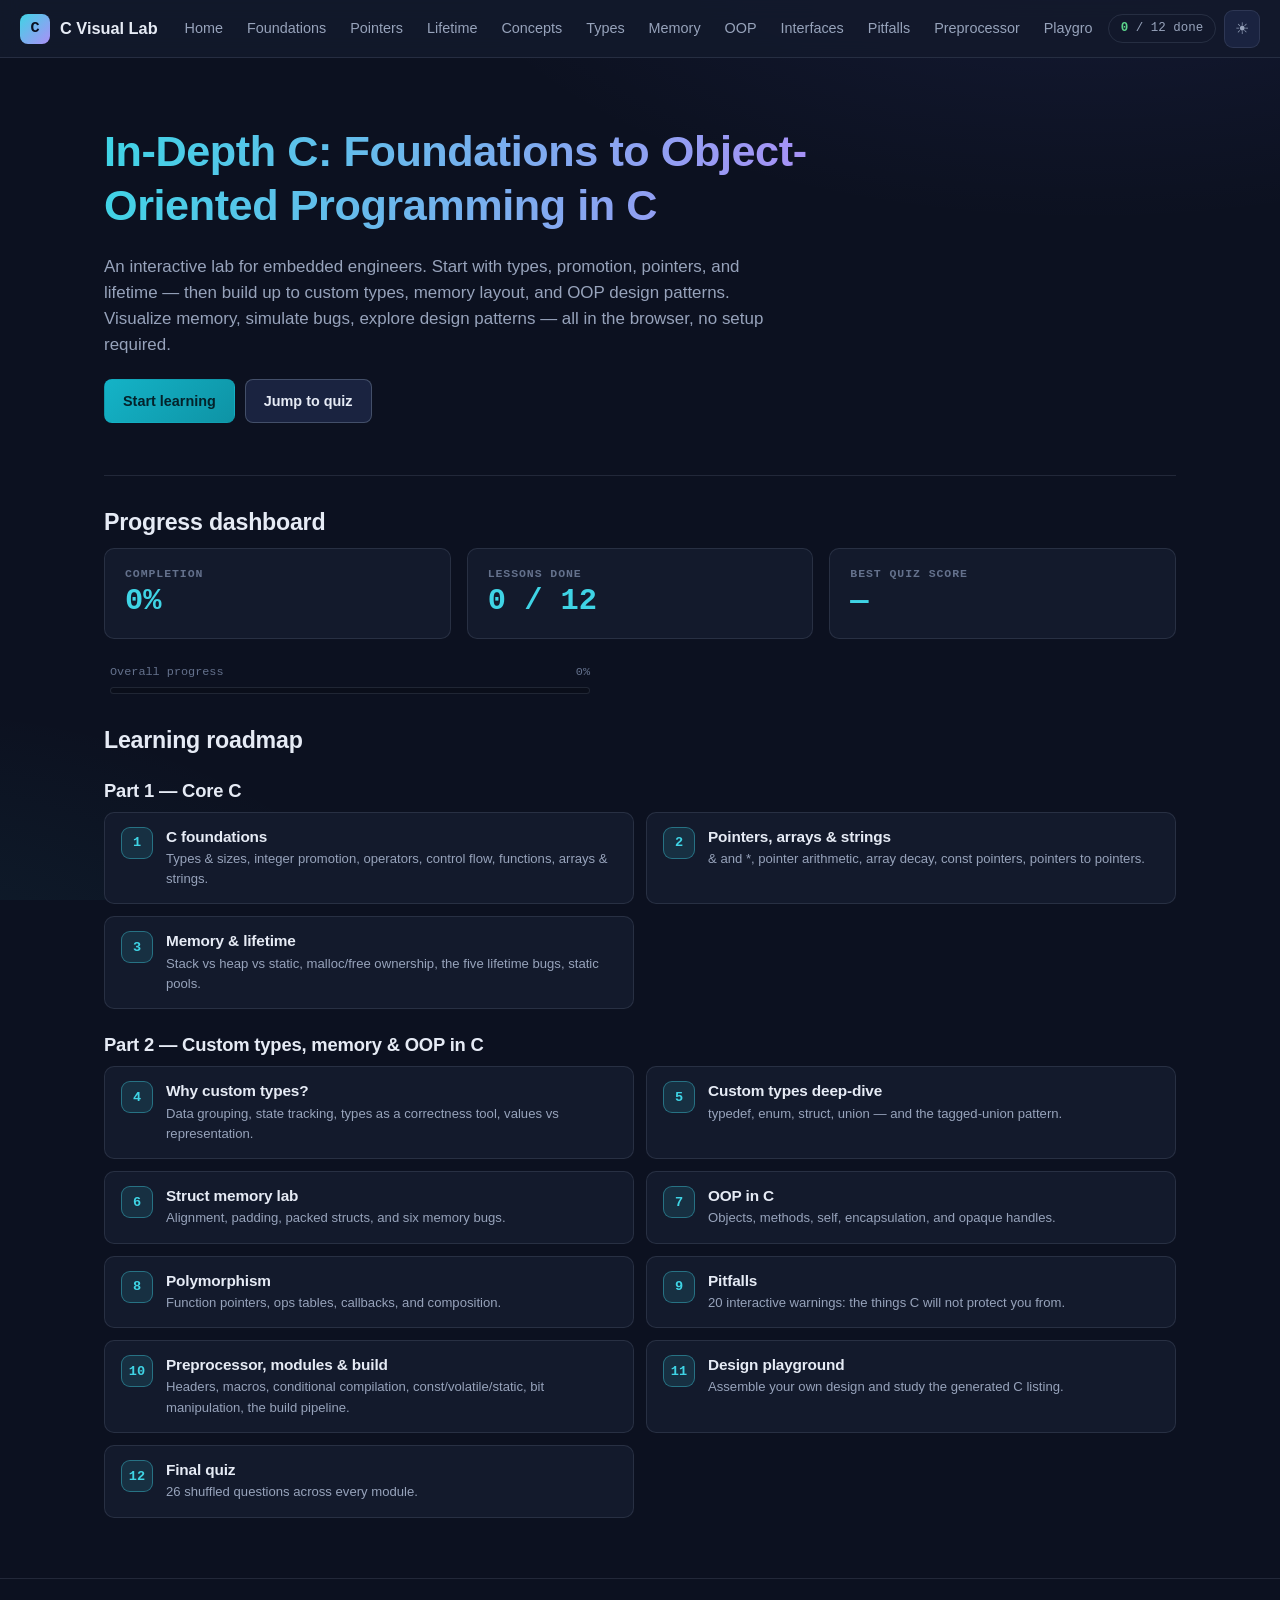
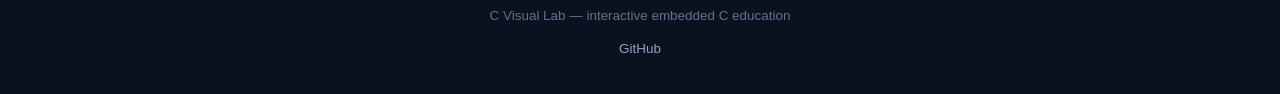
<file: index.html>
<!DOCTYPE html>
<html lang="en" data-page="home" data-theme="dark">
<head>
<meta charset="UTF-8">
<meta name="viewport" content="width=device-width, initial-scale=1.0">
<title>C Visual Lab — In-Depth C, from Foundations to OOP in C</title>
<link rel="stylesheet" href="assets/css/style.css">
<link rel="stylesheet" href="assets/css/components.css">
<link rel="stylesheet" href="assets/css/animations.css">
</head>
<body>
<a href="#main-content" class="skip-link">Skip to main content</a>
<nav class="topnav" id="topnav" aria-label="Site navigation"></nav>
<div class="layout no-sidebar">
  <main id="main-content">
    <div class="hero">
      <h1>In-Depth C: Foundations to Object-Oriented Programming in C</h1>
      <p class="lede">An interactive lab for embedded engineers. Start with types, promotion, pointers, and lifetime — then build up to custom types, memory layout, and OOP design patterns. Visualize memory, simulate bugs, explore design patterns — all in the browser, no setup required.</p>
      <div class="btn-row" style="margin-top:20px">
        <a class="btn btn-primary" href="foundations.html" data-continue-btn><span data-continue-label>Start learning</span></a>
        <a class="btn" href="quiz.html">Jump to quiz</a>
      </div>
    </div>

    <hr style="margin: 32px 0;">

    <h2>Progress dashboard</h2>
    <div class="grid cols-3" style="margin-bottom:24px">
      <div class="card stat-card"><div class="stat-label">Completion</div><div class="stat-value" data-stat-progress>0%</div></div>
      <div class="card stat-card"><div class="stat-label">Lessons done</div><div class="stat-value" data-stat-done>0 / 12</div></div>
      <div class="card stat-card"><div class="stat-label">Best quiz score</div><div class="stat-value" data-stat-quiz>—</div></div>
    </div>
    <div class="sidebar-progress" style="max-width:480px;margin-bottom:32px">
      <div class="bar-label"><span>Overall progress</span><span data-stat-progress>0%</span></div>
      <div class="progress-track"><div class="progress-fill" data-progress-fill></div></div>
    </div>

    <h2>Learning roadmap</h2>
    <h3 style="margin:24px 0 10px">Part 1 — Core C</h3>
    <div class="roadmap">
      <a href="foundations.html" class="roadmap-card" data-roadmap-page="foundations">
        <div class="stage-num">1</div>
        <div><h3>C foundations</h3><p>Types &amp; sizes, integer promotion, operators, control flow, functions, arrays &amp; strings.</p></div>
        <span class="done-check" style="display:none">✓</span>
      </a>
      <a href="pointers.html" class="roadmap-card" data-roadmap-page="pointers">
        <div class="stage-num">2</div>
        <div><h3>Pointers, arrays &amp; strings</h3><p>&amp; and *, pointer arithmetic, array decay, const pointers, pointers to pointers.</p></div>
        <span class="done-check" style="display:none">✓</span>
      </a>
      <a href="memory-lifetime.html" class="roadmap-card" data-roadmap-page="memory-lifetime">
        <div class="stage-num">3</div>
        <div><h3>Memory &amp; lifetime</h3><p>Stack vs heap vs static, malloc/free ownership, the five lifetime bugs, static pools.</p></div>
        <span class="done-check" style="display:none">✓</span>
      </a>
    </div>
    <h3 style="margin:24px 0 10px">Part 2 — Custom types, memory &amp; OOP in C</h3>
    <div class="roadmap">
      <a href="concepts.html" class="roadmap-card" data-roadmap-page="concepts">
        <div class="stage-num">4</div>
        <div><h3>Why custom types?</h3><p>Data grouping, state tracking, types as a correctness tool, values vs representation.</p></div>
        <span class="done-check" style="display:none">✓</span>
      </a>
      <a href="custom-types.html" class="roadmap-card" data-roadmap-page="custom-types">
        <div class="stage-num">5</div>
        <div><h3>Custom types deep-dive</h3><p>typedef, enum, struct, union — and the tagged-union pattern.</p></div>
        <span class="done-check" style="display:none">✓</span>
      </a>
      <a href="structs-memory.html" class="roadmap-card" data-roadmap-page="structs-memory">
        <div class="stage-num">6</div>
        <div><h3>Struct memory lab</h3><p>Alignment, padding, packed structs, and six memory bugs.</p></div>
        <span class="done-check" style="display:none">✓</span>
      </a>
      <a href="oops-in-c.html" class="roadmap-card" data-roadmap-page="oops-in-c">
        <div class="stage-num">7</div>
        <div><h3>OOP in C</h3><p>Objects, methods, self, encapsulation, and opaque handles.</p></div>
        <span class="done-check" style="display:none">✓</span>
      </a>
      <a href="polymorphism.html" class="roadmap-card" data-roadmap-page="polymorphism">
        <div class="stage-num">8</div>
        <div><h3>Polymorphism</h3><p>Function pointers, ops tables, callbacks, and composition.</p></div>
        <span class="done-check" style="display:none">✓</span>
      </a>
      <a href="pitfalls.html" class="roadmap-card" data-roadmap-page="pitfalls">
        <div class="stage-num">9</div>
        <div><h3>Pitfalls</h3><p>20 interactive warnings: the things C will not protect you from.</p></div>
        <span class="done-check" style="display:none">✓</span>
      </a>
      <a href="preprocessor-build.html" class="roadmap-card" data-roadmap-page="preprocessor-build">
        <div class="stage-num">10</div>
        <div><h3>Preprocessor, modules &amp; build</h3><p>Headers, macros, conditional compilation, const/volatile/static, bit manipulation, the build pipeline.</p></div>
        <span class="done-check" style="display:none">✓</span>
      </a>
      <a href="playground.html" class="roadmap-card" data-roadmap-page="playground">
        <div class="stage-num">11</div>
        <div><h3>Design playground</h3><p>Assemble your own design and study the generated C listing.</p></div>
        <span class="done-check" style="display:none">✓</span>
      </a>
      <a href="quiz.html" class="roadmap-card" data-roadmap-page="quiz">
        <div class="stage-num">12</div>
        <div><h3>Final quiz</h3><p>26 shuffled questions across every module.</p></div>
        <span class="done-check" style="display:none">✓</span>
      </a>
    </div>
  </main>
</div>
<footer class="site-footer"><p>C Visual Lab — interactive embedded C education</p><div class="foot-links"><a href="https://github.com/sssskyds/c-visual-lab">GitHub</a></div></footer>
<script src="assets/js/app.js"></script>
<script src="assets/js/navigation.js"></script>
</body>
</html>
</file>
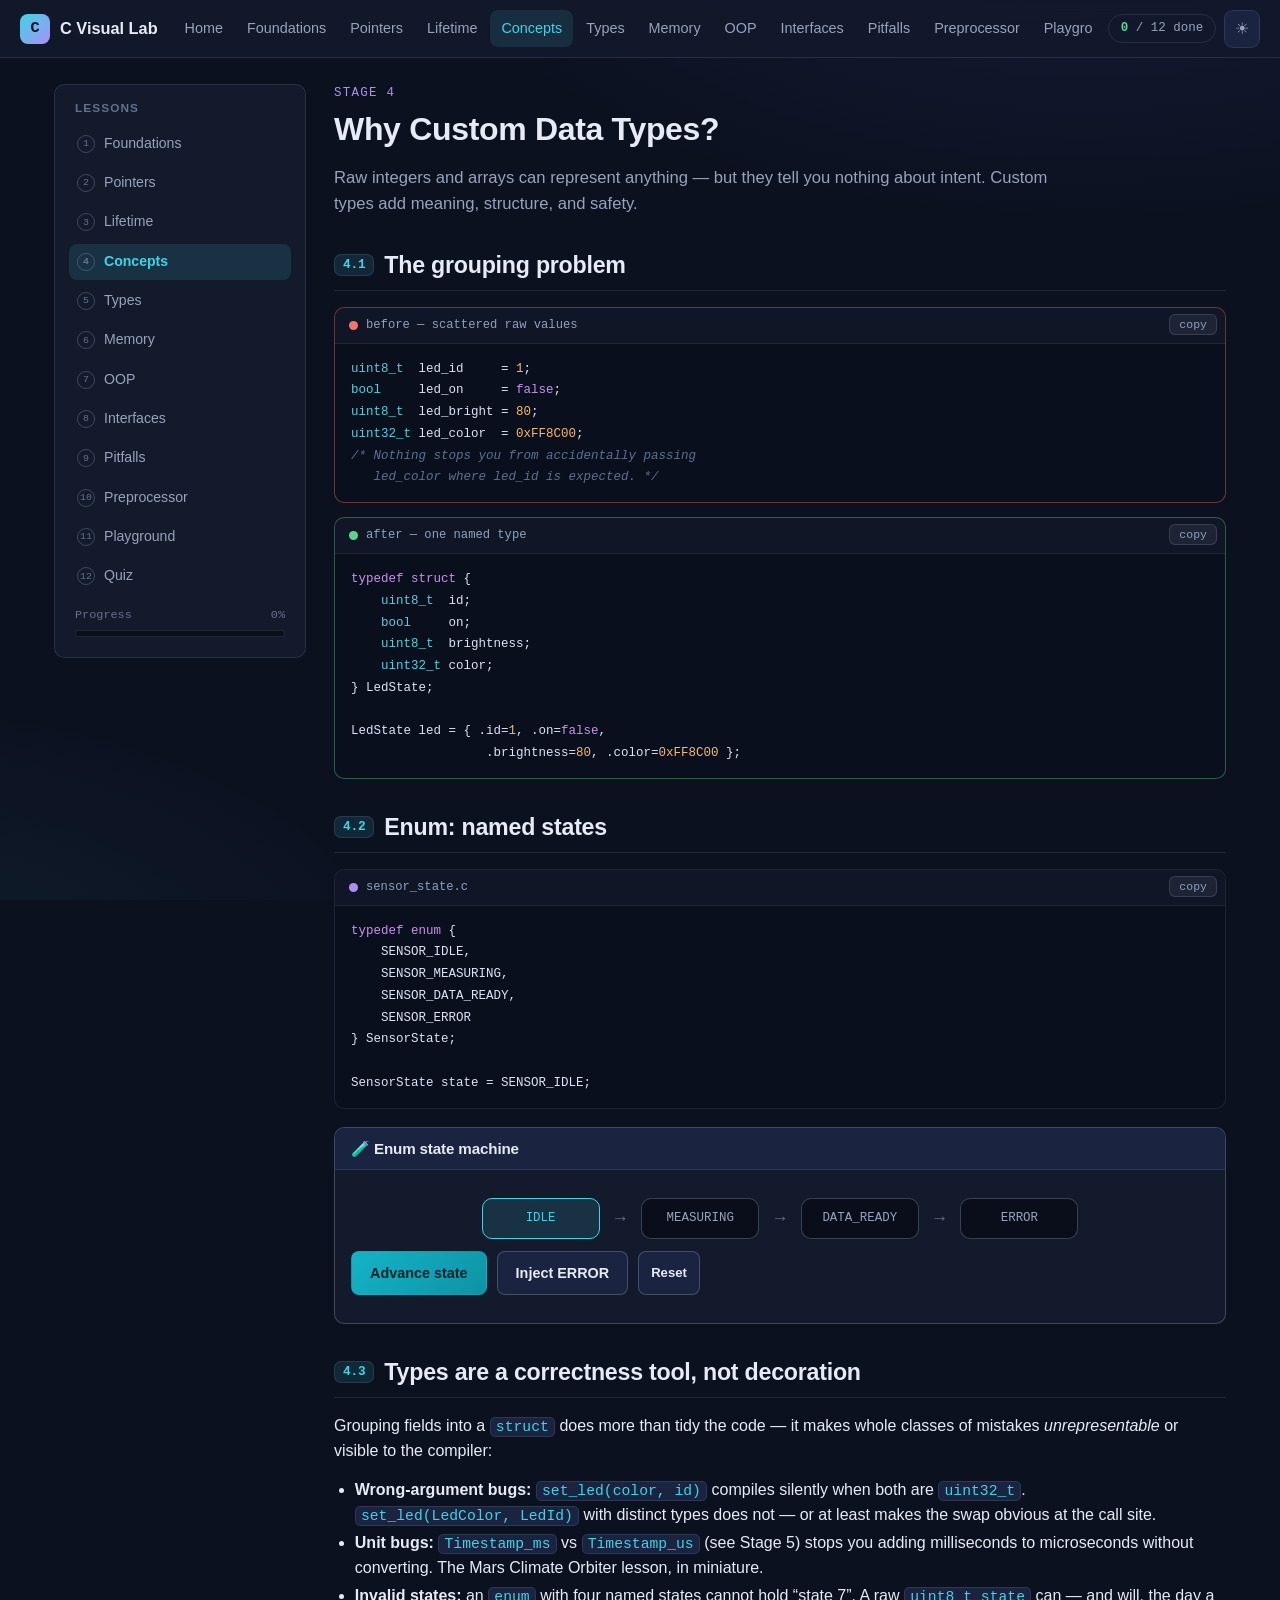
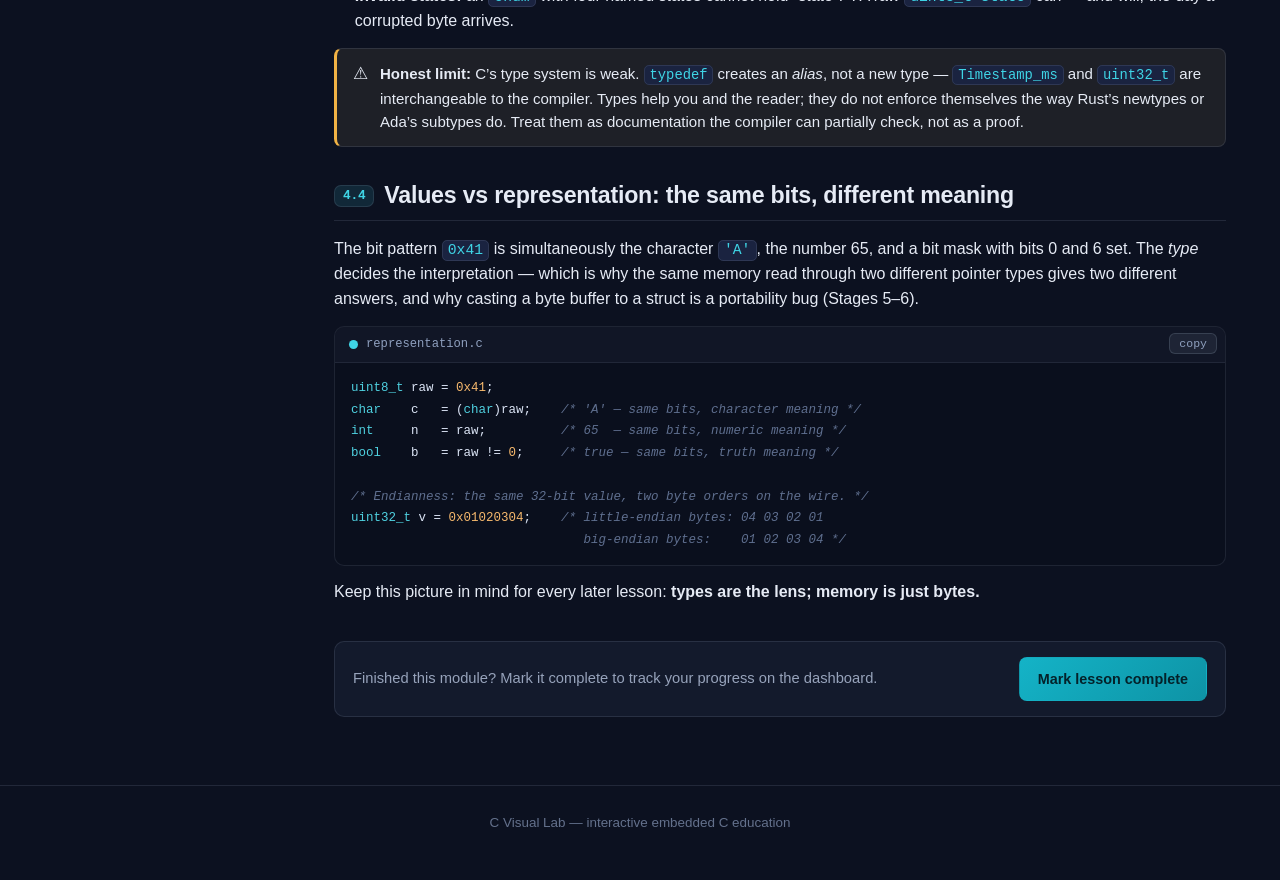
<file: concepts.html>
<!DOCTYPE html>
<html lang="en" data-page="concepts" data-theme="dark">
<head>
<meta charset="UTF-8">
<meta name="viewport" content="width=device-width, initial-scale=1.0">
<title>Why Custom Types? — C Visual Lab</title>
<link rel="stylesheet" href="assets/css/style.css">
<link rel="stylesheet" href="assets/css/components.css">
<link rel="stylesheet" href="assets/css/animations.css">
</head>
<body>
<a href="#main-content" class="skip-link">Skip to main content</a>
<nav class="topnav" id="topnav" aria-label="Site navigation"></nav>
<div class="layout"><aside class="sidebar" id="sidebar" aria-label="Lesson progress"></aside>
<main id="main-content">
  <div class="page-head"><div class="kicker">Stage 4</div><h1>Why Custom Data Types?</h1>
    <p class="lede">Raw integers and arrays can represent anything — but they tell you nothing about intent. Custom types add meaning, structure, and safety.</p></div>
  <section class="block" id="grouping">
    <h2><span class="sec-num">4.1</span> The grouping problem</h2>
    <div class="code-card bad"><div class="code-title"><span class="dot" style="background:#f4756c"></span>before — scattered raw values</div><pre><code>uint8_t  led_id     = 1;
bool     led_on     = false;
uint8_t  led_bright = 80;
uint32_t led_color  = 0xFF8C00;
/* Nothing stops you from accidentally passing
   led_color where led_id is expected. */</code></pre></div>
    <div class="code-card good"><div class="code-title"><span class="dot" style="background:#5cd58c"></span>after — one named type</div><pre><code>typedef struct {
    uint8_t  id;
    bool     on;
    uint8_t  brightness;
    uint32_t color;
} LedState;

LedState led = { .id=1, .on=false,
                  .brightness=80, .color=0xFF8C00 };</code></pre></div>
    <div id="grouping-sim"></div>
  </section>
  <section class="block" id="enum-state">
    <h2><span class="sec-num">4.2</span> Enum: named states</h2>
    <div class="code-card"><div class="code-title"><span class="dot" style="background:#ab8ff7"></span>sensor_state.c</div><pre><code>typedef enum {
    SENSOR_IDLE,
    SENSOR_MEASURING,
    SENSOR_DATA_READY,
    SENSOR_ERROR
} SensorState;

SensorState state = SENSOR_IDLE;</code></pre></div>
    <div id="enum-sim"></div>
  </section>
  <section class="block" id="correctness">
    <h2><span class="sec-num">4.3</span> Types are a correctness tool, not decoration</h2>
    <p>Grouping fields into a <code>struct</code> does more than tidy the code — it makes whole classes of mistakes <em>unrepresentable</em> or visible to the compiler:</p>
    <ul>
      <li><strong>Wrong-argument bugs:</strong> <code>set_led(color, id)</code> compiles silently when both are <code>uint32_t</code>. <code>set_led(LedColor, LedId)</code> with distinct types does not — or at least makes the swap obvious at the call site.</li>
      <li><strong>Unit bugs:</strong> <code>Timestamp_ms</code> vs <code>Timestamp_us</code> (see Stage 5) stops you adding milliseconds to microseconds without converting. The Mars Climate Orbiter lesson, in miniature.</li>
      <li><strong>Invalid states:</strong> an <code>enum</code> with four named states cannot hold “state 7”. A raw <code>uint8_t state</code> can — and will, the day a corrupted byte arrives.</li>
    </ul>
    <div class="callout warn"><span class="co-icon">⚠︎</span><p><strong>Honest limit:</strong> C’s type system is weak. <code>typedef</code> creates an <em>alias</em>, not a new type — <code>Timestamp_ms</code> and <code>uint32_t</code> are interchangeable to the compiler. Types help you and the reader; they do not enforce themselves the way Rust’s newtypes or Ada’s subtypes do. Treat them as documentation the compiler can partially check, not as a proof.</p></div>
  </section>
  <section class="block" id="representation">
    <h2><span class="sec-num">4.4</span> Values vs representation: the same bits, different meaning</h2>
    <p>The bit pattern <code>0x41</code> is simultaneously the character <code>'A'</code>, the number 65, and a bit mask with bits 0 and 6 set. The <em>type</em> decides the interpretation — which is why the same memory read through two different pointer types gives two different answers, and why casting a byte buffer to a struct is a portability bug (Stages 5–6).</p>
    <div class="code-card"><div class="code-title"><span class="dot" style="background:#3fd4e5"></span>representation.c</div><pre><code>uint8_t raw = 0x41;
char    c   = (char)raw;    /* 'A' — same bits, character meaning */
int     n   = raw;          /* 65  — same bits, numeric meaning */
bool    b   = raw != 0;     /* true — same bits, truth meaning */

/* Endianness: the same 32-bit value, two byte orders on the wire. */
uint32_t v = 0x01020304;    /* little-endian bytes: 04 03 02 01
                               big-endian bytes:    01 02 03 04 */</code></pre></div>
    <p>Keep this picture in mind for every later lesson: <strong>types are the lens; memory is just bytes.</strong></p>
  </section>
  <div class="complete-strip" data-complete-strip><div class="cs-msg"></div><button class="btn btn-primary"></button></div>
</main></div>
<footer class="site-footer"><p>C Visual Lab — interactive embedded C education</p></footer>
<script src="assets/js/app.js"></script>
<script src="assets/js/navigation.js"></script>
<script src="assets/js/visualizer.js"></script>
</body></html>
</file>
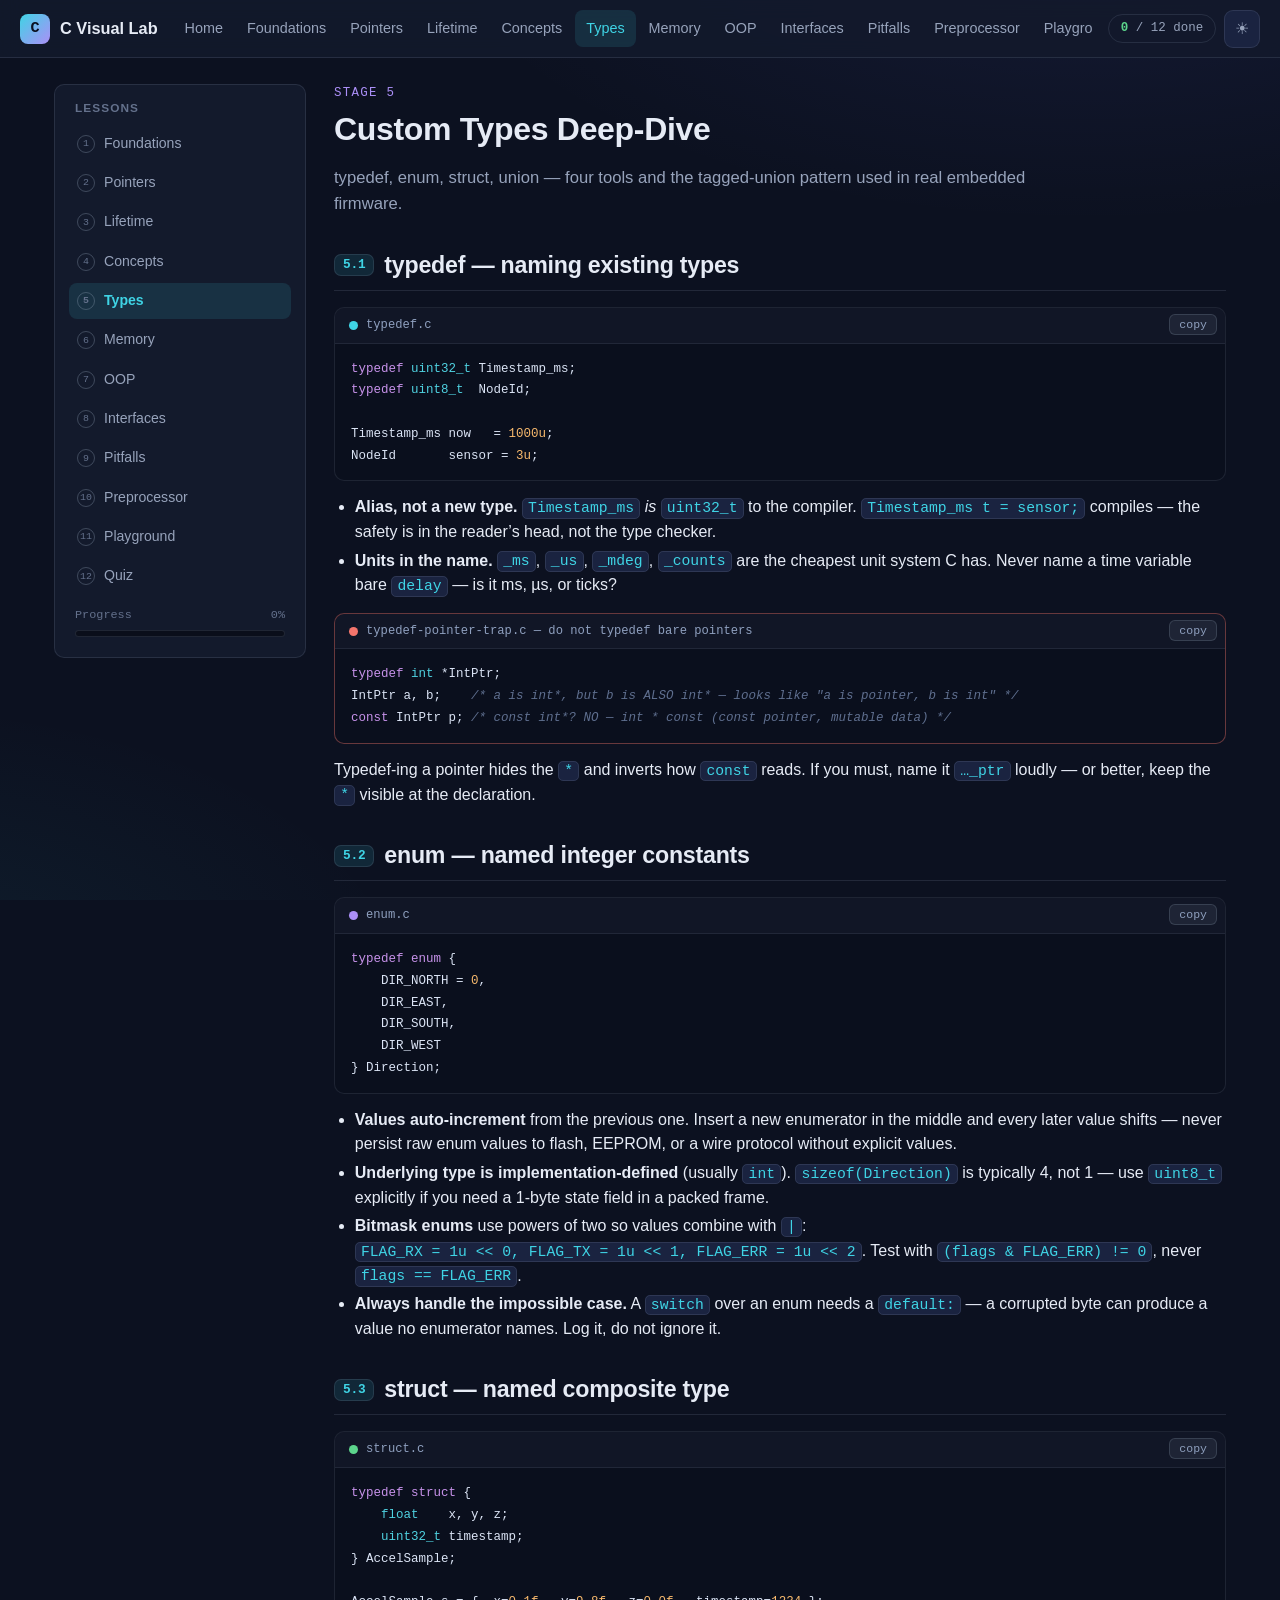
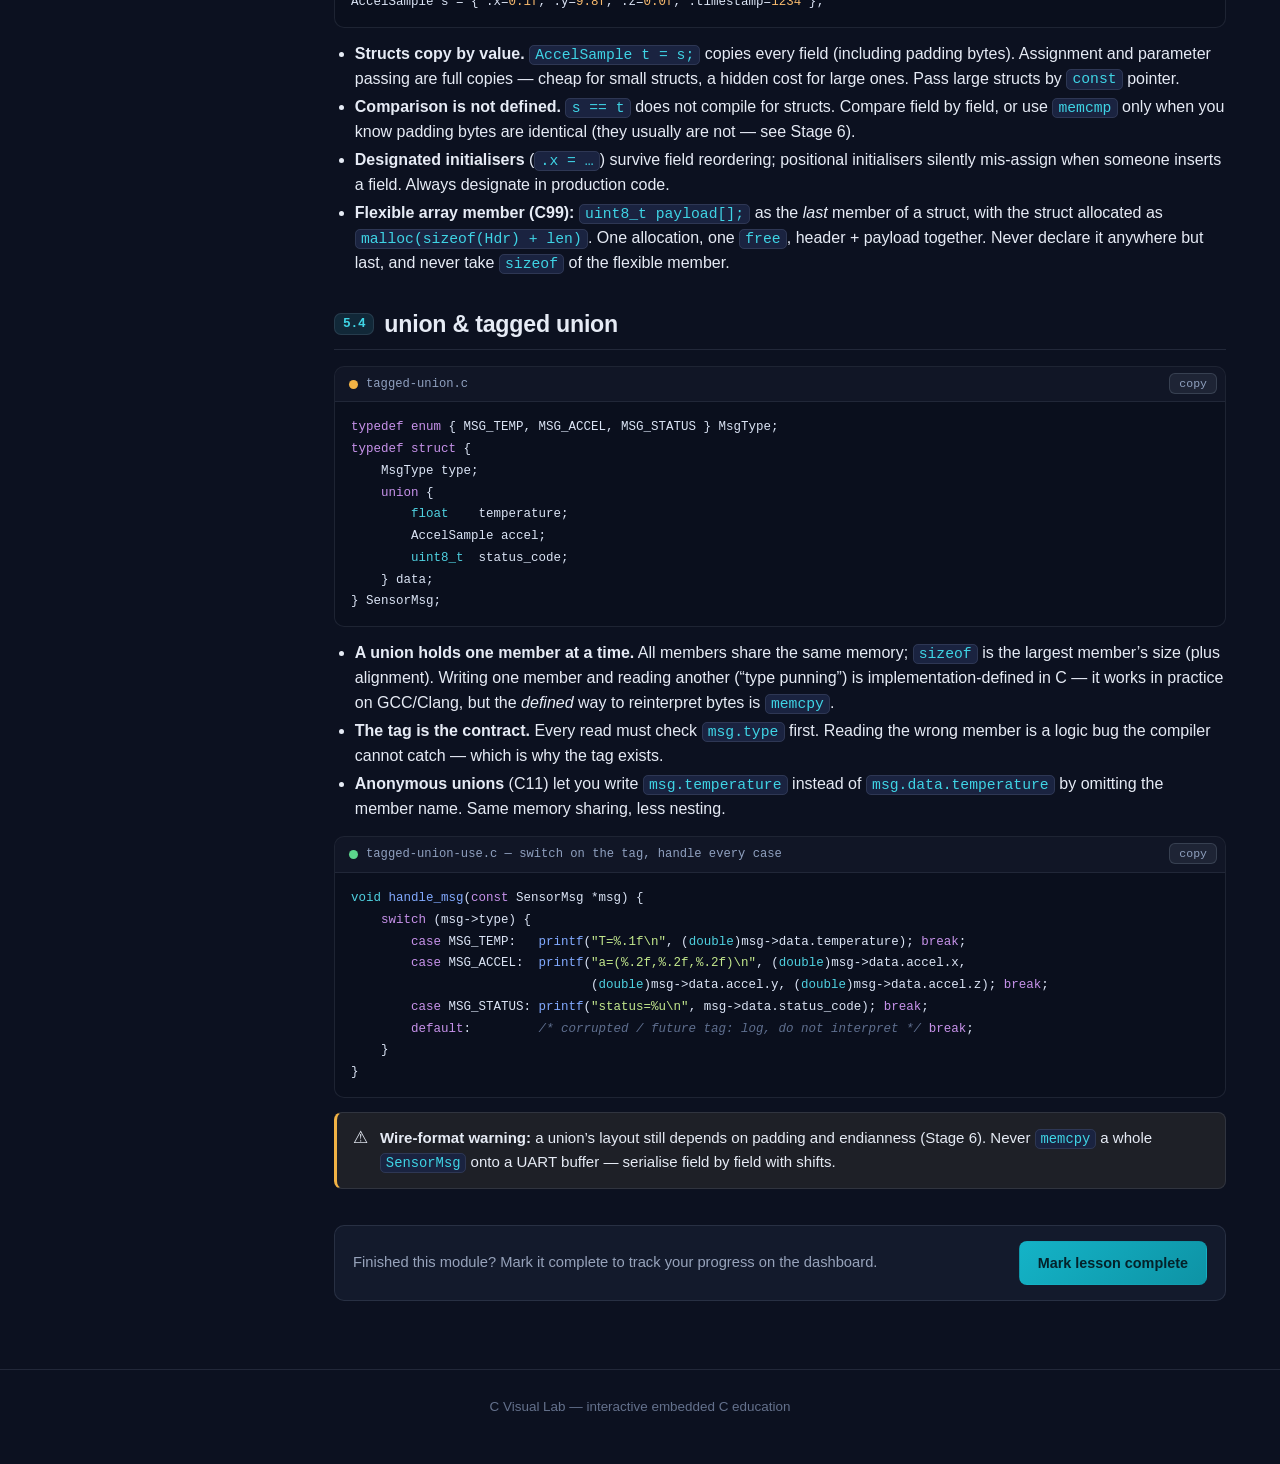
<file: custom-types.html>
<!DOCTYPE html>
<html lang="en" data-page="custom-types" data-theme="dark">
<head>
<meta charset="UTF-8">
<meta name="viewport" content="width=device-width, initial-scale=1.0">
<title>Custom Types Deep-Dive — C Visual Lab</title>
<link rel="stylesheet" href="assets/css/style.css">
<link rel="stylesheet" href="assets/css/components.css">
<link rel="stylesheet" href="assets/css/animations.css">
</head>
<body>
<a href="#main-content" class="skip-link">Skip to main content</a>
<nav class="topnav" id="topnav" aria-label="Site navigation"></nav>
<div class="layout"><aside class="sidebar" id="sidebar" aria-label="Lesson progress"></aside>
<main id="main-content">
  <div class="page-head"><div class="kicker">Stage 5</div><h1>Custom Types Deep-Dive</h1>
    <p class="lede">typedef, enum, struct, union — four tools and the tagged-union pattern used in real embedded firmware.</p></div>
  <section class="block" id="typedef">
    <h2><span class="sec-num">5.1</span> typedef — naming existing types</h2>
    <div class="code-card"><div class="code-title"><span class="dot" style="background:#3fd4e5"></span>typedef.c</div><pre><code>typedef uint32_t Timestamp_ms;
typedef uint8_t  NodeId;

Timestamp_ms now   = 1000u;
NodeId       sensor = 3u;</code></pre></div>
    <ul>
      <li><strong>Alias, not a new type.</strong> <code>Timestamp_ms</code> <em>is</em> <code>uint32_t</code> to the compiler. <code>Timestamp_ms t = sensor;</code> compiles — the safety is in the reader’s head, not the type checker.</li>
      <li><strong>Units in the name.</strong> <code>_ms</code>, <code>_us</code>, <code>_mdeg</code>, <code>_counts</code> are the cheapest unit system C has. Never name a time variable bare <code>delay</code> — is it ms, µs, or ticks?</li>
    </ul>
    <div class="code-card bad"><div class="code-title"><span class="dot" style="background:#f4756c"></span>typedef-pointer-trap.c — do not typedef bare pointers</div><pre><code>typedef int *IntPtr;
IntPtr a, b;    /* a is int*, but b is ALSO int* — looks like "a is pointer, b is int" */
const IntPtr p; /* const int*? NO — int * const (const pointer, mutable data) */</code></pre></div>
    <p>Typedef-ing a pointer hides the <code>*</code> and inverts how <code>const</code> reads. If you must, name it <code>…_ptr</code> loudly — or better, keep the <code>*</code> visible at the declaration.</p>
  </section>
  <section class="block" id="enum">
    <h2><span class="sec-num">5.2</span> enum — named integer constants</h2>
    <div class="code-card"><div class="code-title"><span class="dot" style="background:#ab8ff7"></span>enum.c</div><pre><code>typedef enum {
    DIR_NORTH = 0,
    DIR_EAST,
    DIR_SOUTH,
    DIR_WEST
} Direction;</code></pre></div>
    <ul>
      <li><strong>Values auto-increment</strong> from the previous one. Insert a new enumerator in the middle and every later value shifts — never persist raw enum values to flash, EEPROM, or a wire protocol without explicit values.</li>
      <li><strong>Underlying type is implementation-defined</strong> (usually <code>int</code>). <code>sizeof(Direction)</code> is typically 4, not 1 — use <code>uint8_t</code> explicitly if you need a 1-byte state field in a packed frame.</li>
      <li><strong>Bitmask enums</strong> use powers of two so values combine with <code>|</code>: <code>FLAG_RX = 1u &lt;&lt; 0, FLAG_TX = 1u &lt;&lt; 1, FLAG_ERR = 1u &lt;&lt; 2</code>. Test with <code>(flags &amp; FLAG_ERR) != 0</code>, never <code>flags == FLAG_ERR</code>.</li>
      <li><strong>Always handle the impossible case.</strong> A <code>switch</code> over an enum needs a <code>default:</code> — a corrupted byte can produce a value no enumerator names. Log it, do not ignore it.</li>
    </ul>
  </section>
  <section class="block" id="struct">
    <h2><span class="sec-num">5.3</span> struct — named composite type</h2>
    <div class="code-card"><div class="code-title"><span class="dot" style="background:#5cd58c"></span>struct.c</div><pre><code>typedef struct {
    float    x, y, z;
    uint32_t timestamp;
} AccelSample;

AccelSample s = { .x=0.1f, .y=9.8f, .z=0.0f, .timestamp=1234 };</code></pre></div>
    <ul>
      <li><strong>Structs copy by value.</strong> <code>AccelSample t = s;</code> copies every field (including padding bytes). Assignment and parameter passing are full copies — cheap for small structs, a hidden cost for large ones. Pass large structs by <code>const</code> pointer.</li>
      <li><strong>Comparison is not defined.</strong> <code>s == t</code> does not compile for structs. Compare field by field, or use <code>memcmp</code> only when you know padding bytes are identical (they usually are not — see Stage 6).</li>
      <li><strong>Designated initialisers</strong> (<code>.x = …</code>) survive field reordering; positional initialisers silently mis-assign when someone inserts a field. Always designate in production code.</li>
      <li><strong>Flexible array member (C99):</strong> <code>uint8_t payload[];</code> as the <em>last</em> member of a struct, with the struct allocated as <code>malloc(sizeof(Hdr) + len)</code>. One allocation, one <code>free</code>, header + payload together. Never declare it anywhere but last, and never take <code>sizeof</code> of the flexible member.</li>
    </ul>
  </section>
  <section class="block" id="union">
    <h2><span class="sec-num">5.4</span> union &amp; tagged union</h2>
    <div class="code-card"><div class="code-title"><span class="dot" style="background:#f2b345"></span>tagged-union.c</div><pre><code>typedef enum { MSG_TEMP, MSG_ACCEL, MSG_STATUS } MsgType;
typedef struct {
    MsgType type;
    union {
        float    temperature;
        AccelSample accel;
        uint8_t  status_code;
    } data;
} SensorMsg;</code></pre></div>
    <ul>
      <li><strong>A union holds one member at a time.</strong> All members share the same memory; <code>sizeof</code> is the largest member’s size (plus alignment). Writing one member and reading another (“type punning”) is implementation-defined in C — it works in practice on GCC/Clang, but the <em>defined</em> way to reinterpret bytes is <code>memcpy</code>.</li>
      <li><strong>The tag is the contract.</strong> Every read must check <code>msg.type</code> first. Reading the wrong member is a logic bug the compiler cannot catch — which is why the tag exists.</li>
      <li><strong>Anonymous unions</strong> (C11) let you write <code>msg.temperature</code> instead of <code>msg.data.temperature</code> by omitting the member name. Same memory sharing, less nesting.</li>
    </ul>
    <div class="code-card"><div class="code-title"><span class="dot" style="background:#5cd58c"></span>tagged-union-use.c — switch on the tag, handle every case</div><pre><code>void handle_msg(const SensorMsg *msg) {
    switch (msg-&gt;type) {
        case MSG_TEMP:   printf("T=%.1f\n", (double)msg-&gt;data.temperature); break;
        case MSG_ACCEL:  printf("a=(%.2f,%.2f,%.2f)\n", (double)msg-&gt;data.accel.x,
                                (double)msg-&gt;data.accel.y, (double)msg-&gt;data.accel.z); break;
        case MSG_STATUS: printf("status=%u\n", msg-&gt;data.status_code); break;
        default:         /* corrupted / future tag: log, do not interpret */ break;
    }
}</code></pre></div>
    <div class="callout warn"><span class="co-icon">⚠︎</span><p><strong>Wire-format warning:</strong> a union’s layout still depends on padding and endianness (Stage 6). Never <code>memcpy</code> a whole <code>SensorMsg</code> onto a UART buffer — serialise field by field with shifts.</p></div>
  </section>
  <div class="complete-strip" data-complete-strip><div class="cs-msg"></div><button class="btn btn-primary"></button></div>
</main></div>
<footer class="site-footer"><p>C Visual Lab — interactive embedded C education</p></footer>
<script src="assets/js/app.js"></script>
<script src="assets/js/navigation.js"></script>
<script src="assets/js/visualizer.js"></script>
</body></html>
</file>
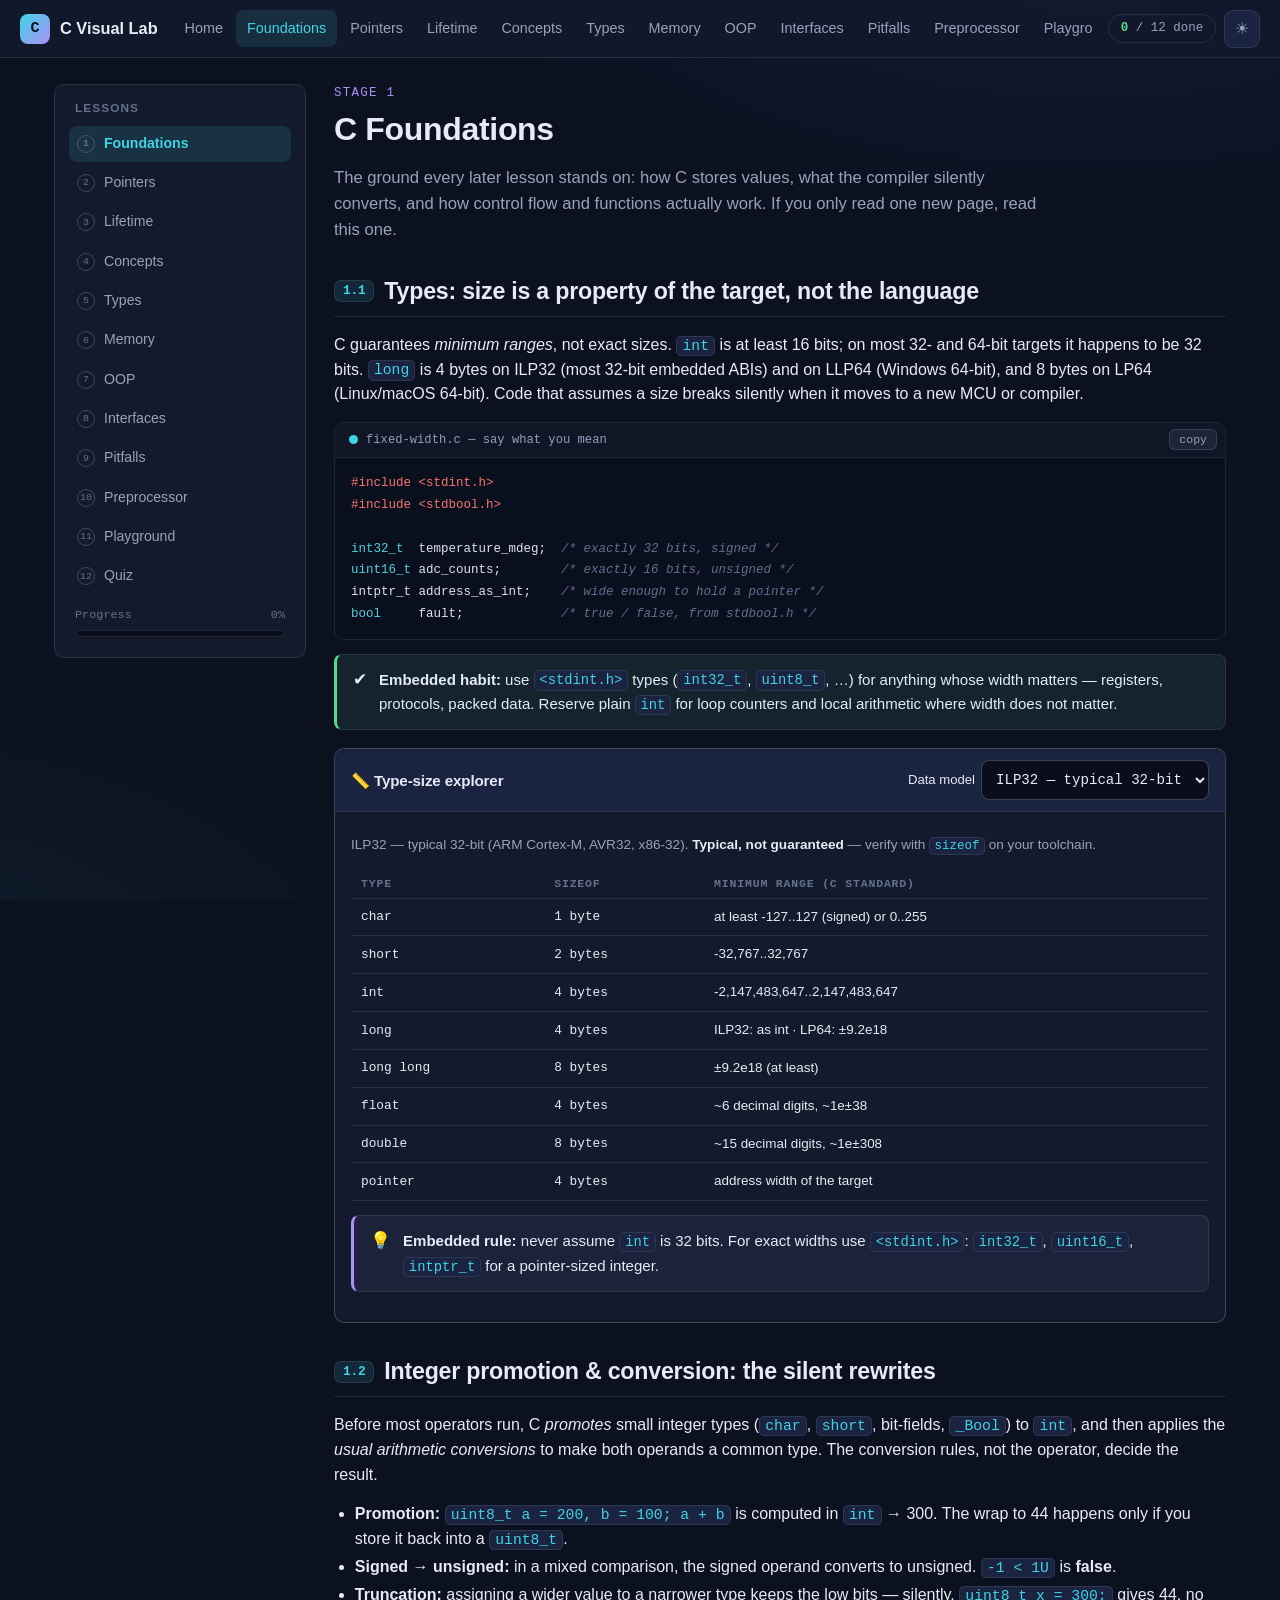
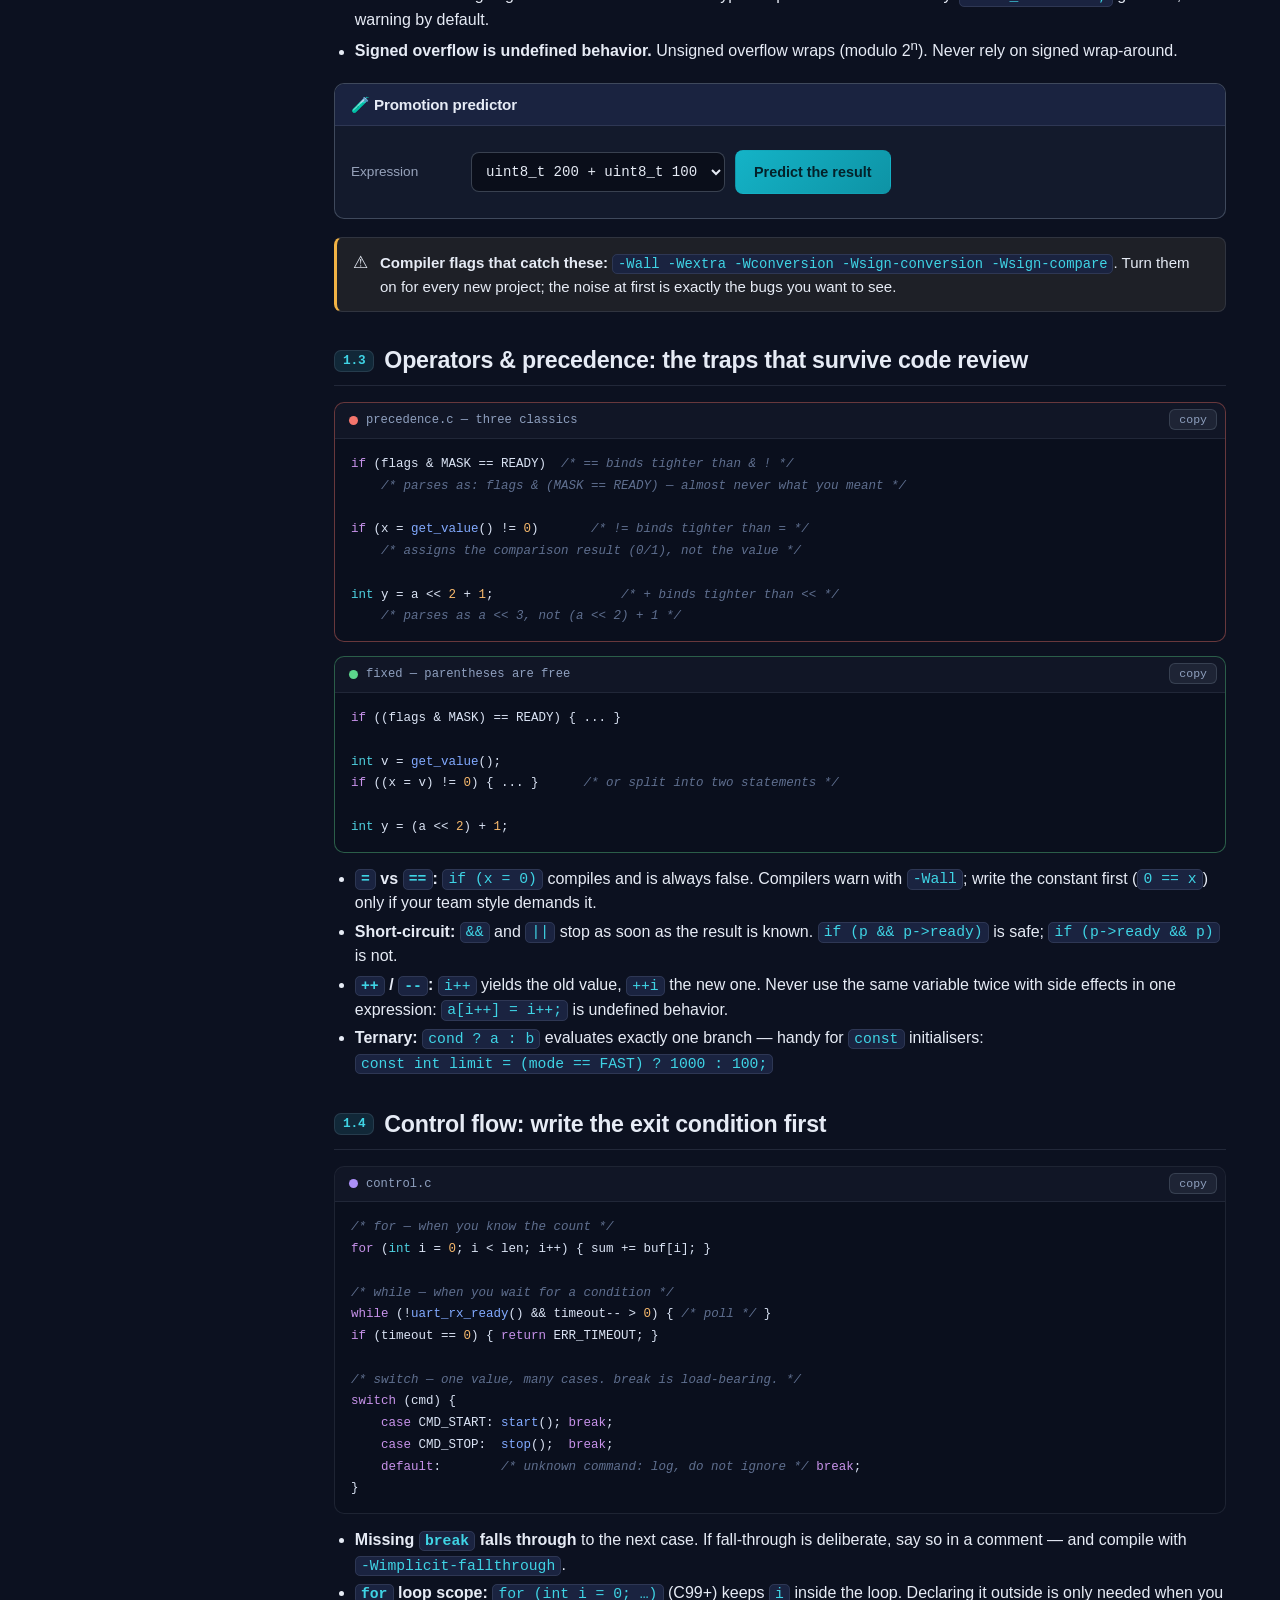
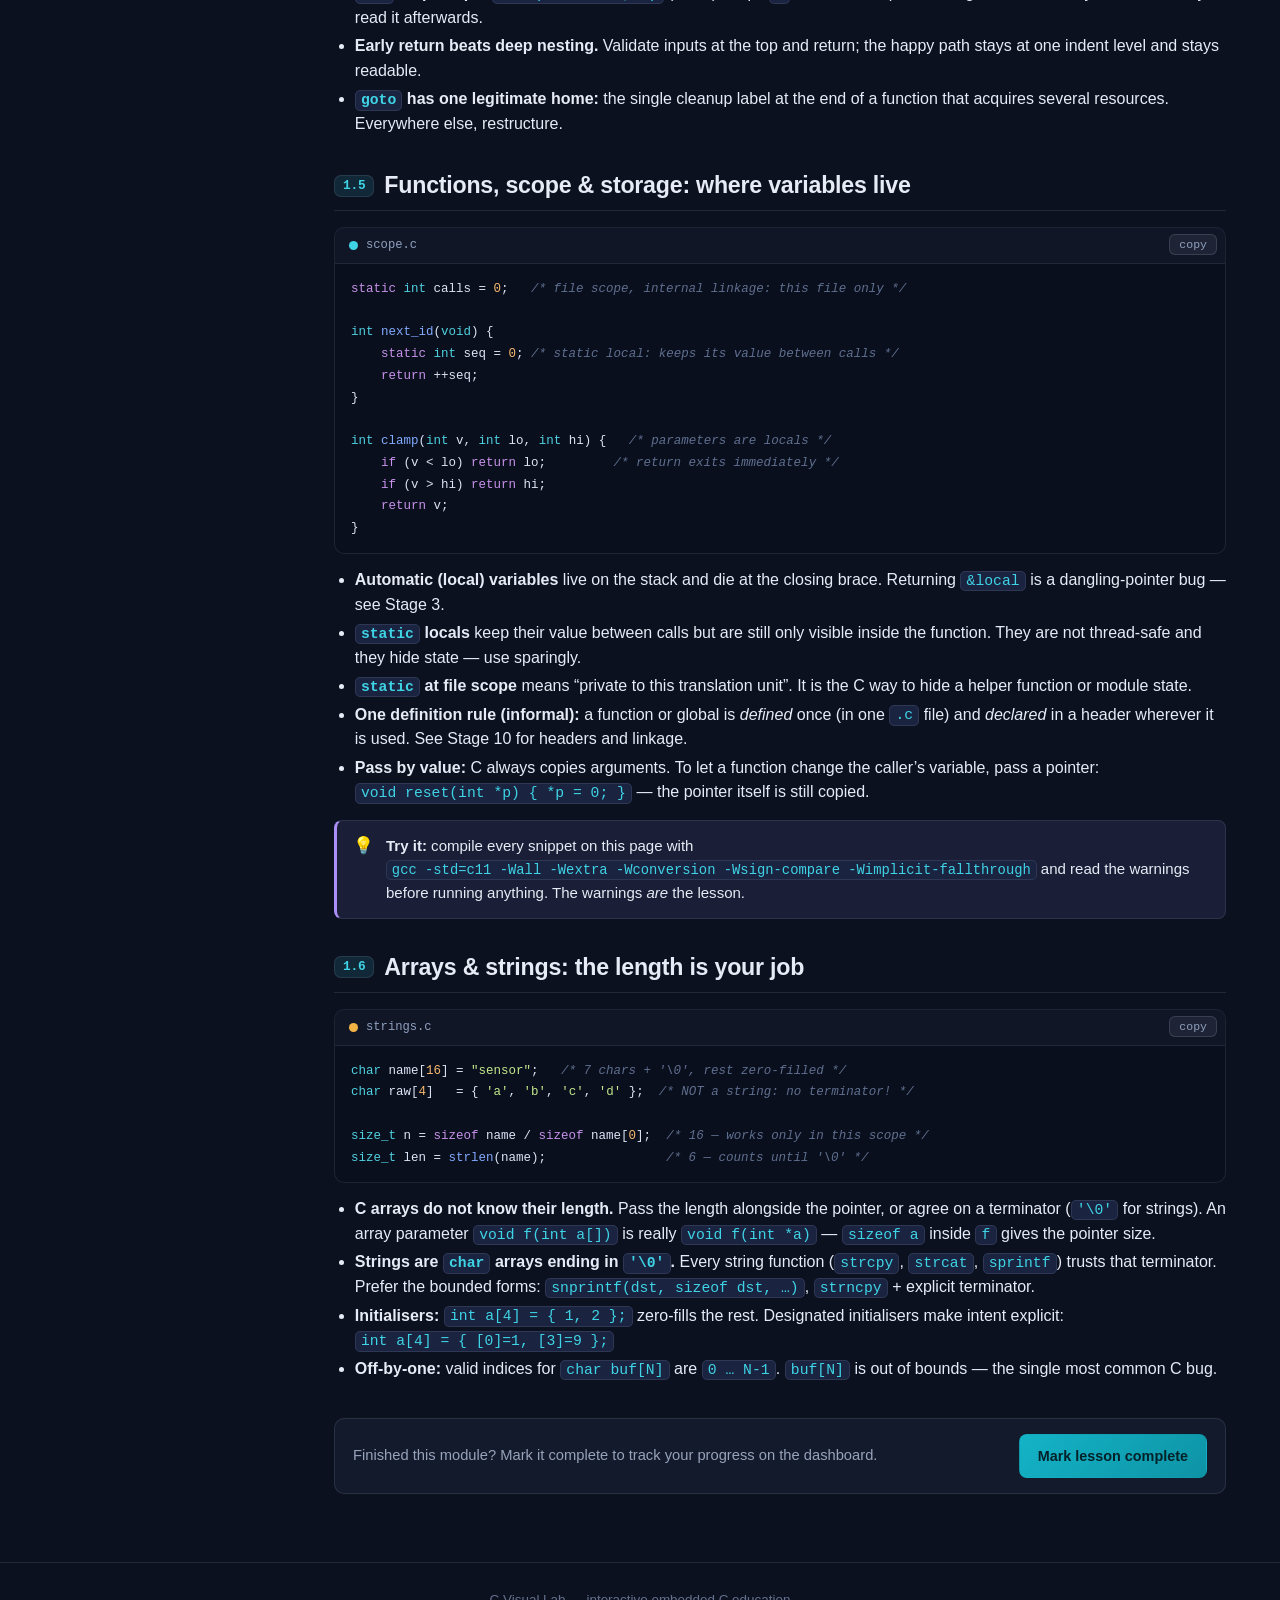
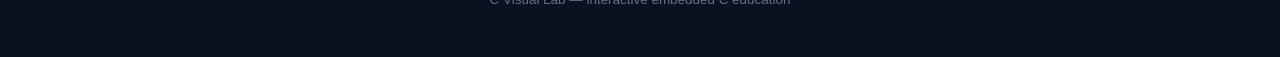
<file: foundations.html>
<!DOCTYPE html>
<html lang="en" data-page="foundations" data-theme="dark">
<head>
<meta charset="UTF-8">
<meta name="viewport" content="width=device-width, initial-scale=1.0">
<title>C Foundations — C Visual Lab</title>
<link rel="stylesheet" href="assets/css/style.css">
<link rel="stylesheet" href="assets/css/components.css">
<link rel="stylesheet" href="assets/css/animations.css">
</head>
<body>
<a href="#main-content" class="skip-link">Skip to main content</a>
<nav class="topnav" id="topnav" aria-label="Site navigation"></nav>
<div class="layout"><aside class="sidebar" id="sidebar" aria-label="Lesson progress"></aside>
<main id="main-content">
  <div class="page-head"><div class="kicker">Stage 1</div><h1>C Foundations</h1>
    <p class="lede">The ground every later lesson stands on: how C stores values, what the compiler silently converts, and how control flow and functions actually work. If you only read one new page, read this one.</p></div>

  <section class="block" id="types">
    <h2><span class="sec-num">1.1</span> Types: size is a property of the target, not the language</h2>
    <p>C guarantees <em>minimum ranges</em>, not exact sizes. <code>int</code> is at least 16 bits; on most 32- and 64-bit targets it happens to be 32 bits. <code>long</code> is 4 bytes on ILP32 (most 32-bit embedded ABIs) and on LLP64 (Windows 64-bit), and 8 bytes on LP64 (Linux/macOS 64-bit). Code that assumes a size breaks silently when it moves to a new MCU or compiler.</p>
    <div class="code-card"><div class="code-title"><span class="dot" style="background:#3fd4e5"></span>fixed-width.c — say what you mean</div><pre><code>#include &lt;stdint.h&gt;
#include &lt;stdbool.h&gt;

int32_t  temperature_mdeg;  /* exactly 32 bits, signed */
uint16_t adc_counts;        /* exactly 16 bits, unsigned */
intptr_t address_as_int;    /* wide enough to hold a pointer */
bool     fault;             /* true / false, from stdbool.h */</code></pre></div>
    <div class="callout good"><span class="co-icon">✔</span><p><strong>Embedded habit:</strong> use <code>&lt;stdint.h&gt;</code> types (<code>int32_t</code>, <code>uint8_t</code>, …) for anything whose width matters — registers, protocols, packed data. Reserve plain <code>int</code> for loop counters and local arithmetic where width does not matter.</p></div>
    <div class="sim"><div class="sim-head"><h3>📏 Type-size explorer</h3><span class="spacer"></span><label style="font-size:0.82rem;display:flex;align-items:center;gap:6px;">Data model <select id="te-arch"><option value="ilp32">ILP32 — typical 32-bit</option><option value="lp64">LP64 — typical 64-bit</option></select></label></div>
      <div class="sim-body"><div id="te-table"></div></div></div>
  </section>

  <section class="block" id="promotion">
    <h2><span class="sec-num">1.2</span> Integer promotion &amp; conversion: the silent rewrites</h2>
    <p>Before most operators run, C <em>promotes</em> small integer types (<code>char</code>, <code>short</code>, bit-fields, <code>_Bool</code>) to <code>int</code>, and then applies the <em>usual arithmetic conversions</em> to make both operands a common type. The conversion rules, not the operator, decide the result.</p>
    <ul>
      <li><strong>Promotion:</strong> <code>uint8_t a = 200, b = 100; a + b</code> is computed in <code>int</code> → 300. The wrap to 44 happens only if you store it back into a <code>uint8_t</code>.</li>
      <li><strong>Signed → unsigned:</strong> in a mixed comparison, the signed operand converts to unsigned. <code>-1 &lt; 1U</code> is <strong>false</strong>.</li>
      <li><strong>Truncation:</strong> assigning a wider value to a narrower type keeps the low bits — silently. <code>uint8_t x = 300;</code> gives 44, no warning by default.</li>
      <li><strong>Signed overflow is undefined behavior.</strong> Unsigned overflow wraps (modulo 2<sup>n</sup>). Never rely on signed wrap-around.</li>
    </ul>
    <div class="sim"><div class="sim-head"><h3>🧪 Promotion predictor</h3><span class="spacer"></span></div>
      <div class="sim-body">
        <div class="field-row"><label for="promo-case">Expression</label>
          <select id="promo-case">
            <option value="small">uint8_t 200 + uint8_t 100</option>
            <option value="compare">-1 &lt; 1U</option>
            <option value="shift">1 &lt;&lt; 31 (32-bit int)</option>
            <option value="div">5 / 2 vs 5.0 / 2</option>
          </select>
          <button class="btn btn-primary" id="promo-run">Predict the result</button>
        </div>
        <div id="promo-out"></div>
      </div></div>
    <div class="callout warn"><span class="co-icon">⚠︎</span><p><strong>Compiler flags that catch these:</strong> <code>-Wall -Wextra -Wconversion -Wsign-conversion -Wsign-compare</code>. Turn them on for every new project; the noise at first is exactly the bugs you want to see.</p></div>
  </section>

  <section class="block" id="operators">
    <h2><span class="sec-num">1.3</span> Operators &amp; precedence: the traps that survive code review</h2>
    <div class="code-card bad"><div class="code-title"><span class="dot" style="background:#f4756c"></span>precedence.c — three classics</div><pre><code>if (flags &amp; MASK == READY)  /* == binds tighter than &amp; ! */
    /* parses as: flags &amp; (MASK == READY) — almost never what you meant */

if (x = get_value() != 0)       /* != binds tighter than = */
    /* assigns the comparison result (0/1), not the value */

int y = a &lt;&lt; 2 + 1;                 /* + binds tighter than &lt;&lt; */
    /* parses as a &lt;&lt; 3, not (a &lt;&lt; 2) + 1 */</code></pre></div>
    <div class="code-card good"><div class="code-title"><span class="dot" style="background:#5cd58c"></span>fixed — parentheses are free</div><pre><code>if ((flags &amp; MASK) == READY) { ... }

int v = get_value();
if ((x = v) != 0) { ... }      /* or split into two statements */

int y = (a &lt;&lt; 2) + 1;</code></pre></div>
    <ul>
      <li><strong><code>=</code> vs <code>==</code>:</strong> <code>if (x = 0)</code> compiles and is always false. Compilers warn with <code>-Wall</code>; write the constant first (<code>0 == x</code>) only if your team style demands it.</li>
      <li><strong>Short-circuit:</strong> <code>&amp;&amp;</code> and <code>||</code> stop as soon as the result is known. <code>if (p &amp;&amp; p-&gt;ready)</code> is safe; <code>if (p-&gt;ready &amp;&amp; p)</code> is not.</li>
      <li><strong><code>++</code> / <code>--</code>:</strong> <code>i++</code> yields the old value, <code>++i</code> the new one. Never use the same variable twice with side effects in one expression: <code>a[i++] = i++;</code> is undefined behavior.</li>
      <li><strong>Ternary:</strong> <code>cond ? a : b</code> evaluates exactly one branch — handy for <code>const</code> initialisers: <code>const int limit = (mode == FAST) ? 1000 : 100;</code></li>
    </ul>
  </section>

  <section class="block" id="control">
    <h2><span class="sec-num">1.4</span> Control flow: write the exit condition first</h2>
    <div class="code-card"><div class="code-title"><span class="dot" style="background:#ab8ff7"></span>control.c</div><pre><code>/* for — when you know the count */
for (int i = 0; i &lt; len; i++) { sum += buf[i]; }

/* while — when you wait for a condition */
while (!uart_rx_ready() &amp;&amp; timeout-- &gt; 0) { /* poll */ }
if (timeout == 0) { return ERR_TIMEOUT; }

/* switch — one value, many cases. break is load-bearing. */
switch (cmd) {
    case CMD_START: start(); break;
    case CMD_STOP:  stop();  break;
    default:        /* unknown command: log, do not ignore */ break;
}</code></pre></div>
    <ul>
      <li><strong>Missing <code>break</code> falls through</strong> to the next case. If fall-through is deliberate, say so in a comment — and compile with <code>-Wimplicit-fallthrough</code>.</li>
      <li><strong><code>for</code> loop scope:</strong> <code>for (int i = 0; …)</code> (C99+) keeps <code>i</code> inside the loop. Declaring it outside is only needed when you read it afterwards.</li>
      <li><strong>Early return beats deep nesting.</strong> Validate inputs at the top and return; the happy path stays at one indent level and stays readable.</li>
      <li><strong><code>goto</code> has one legitimate home:</strong> the single cleanup label at the end of a function that acquires several resources. Everywhere else, restructure.</li>
    </ul>
  </section>

  <section class="block" id="functions">
    <h2><span class="sec-num">1.5</span> Functions, scope &amp; storage: where variables live</h2>
    <div class="code-card"><div class="code-title"><span class="dot" style="background:#3fd4e5"></span>scope.c</div><pre><code>static int calls = 0;   /* file scope, internal linkage: this file only */

int next_id(void) {
    static int seq = 0; /* static local: keeps its value between calls */
    return ++seq;
}

int clamp(int v, int lo, int hi) {   /* parameters are locals */
    if (v &lt; lo) return lo;         /* return exits immediately */
    if (v &gt; hi) return hi;
    return v;
}</code></pre></div>
    <ul>
      <li><strong>Automatic (local) variables</strong> live on the stack and die at the closing brace. Returning <code>&amp;local</code> is a dangling-pointer bug — see Stage 3.</li>
      <li><strong><code>static</code> locals</strong> keep their value between calls but are still only visible inside the function. They are not thread-safe and they hide state — use sparingly.</li>
      <li><strong><code>static</code> at file scope</strong> means “private to this translation unit”. It is the C way to hide a helper function or module state.</li>
      <li><strong>One definition rule (informal):</strong> a function or global is <em>defined</em> once (in one <code>.c</code> file) and <em>declared</em> in a header wherever it is used. See Stage 10 for headers and linkage.</li>
      <li><strong>Pass by value:</strong> C always copies arguments. To let a function change the caller’s variable, pass a pointer: <code>void reset(int *p) { *p = 0; }</code> — the pointer itself is still copied.</li>
    </ul>
    <div class="callout idea"><span class="co-icon">💡</span><p><strong>Try it:</strong> compile every snippet on this page with <code>gcc -std=c11 -Wall -Wextra -Wconversion -Wsign-compare -Wimplicit-fallthrough</code> and read the warnings before running anything. The warnings <em>are</em> the lesson.</p></div>
  </section>

  <section class="block" id="arrays-strings">
    <h2><span class="sec-num">1.6</span> Arrays &amp; strings: the length is your job</h2>
    <div class="code-card"><div class="code-title"><span class="dot" style="background:#f2b345"></span>strings.c</div><pre><code>char name[16] = "sensor";   /* 7 chars + '\0', rest zero-filled */
char raw[4]   = { 'a', 'b', 'c', 'd' };  /* NOT a string: no terminator! */

size_t n = sizeof name / sizeof name[0];  /* 16 — works only in this scope */
size_t len = strlen(name);                /* 6 — counts until '\0' */</code></pre></div>
    <ul>
      <li><strong>C arrays do not know their length.</strong> Pass the length alongside the pointer, or agree on a terminator (<code>'\0'</code> for strings). An array parameter <code>void f(int a[])</code> is really <code>void f(int *a)</code> — <code>sizeof a</code> inside <code>f</code> gives the pointer size.</li>
      <li><strong>Strings are <code>char</code> arrays ending in <code>'\0'</code>.</strong> Every string function (<code>strcpy</code>, <code>strcat</code>, <code>sprintf</code>) trusts that terminator. Prefer the bounded forms: <code>snprintf(dst, sizeof dst, …)</code>, <code>strncpy</code> + explicit terminator.</li>
      <li><strong>Initialisers:</strong> <code>int a[4] = { 1, 2 };</code> zero-fills the rest. Designated initialisers make intent explicit: <code>int a[4] = { [0]=1, [3]=9 };</code></li>
      <li><strong>Off-by-one:</strong> valid indices for <code>char buf[N]</code> are <code>0 … N-1</code>. <code>buf[N]</code> is out of bounds — the single most common C bug.</li>
    </ul>
  </section>

  <div class="complete-strip" data-complete-strip><div class="cs-msg"></div><button class="btn btn-primary"></button></div>
</main></div>
<footer class="site-footer"><p>C Visual Lab — interactive embedded C education</p></footer>
<script src="assets/js/app.js"></script>
<script src="assets/js/navigation.js"></script>
<script src="assets/js/deep-dive.js"></script>
</body></html>
</file>
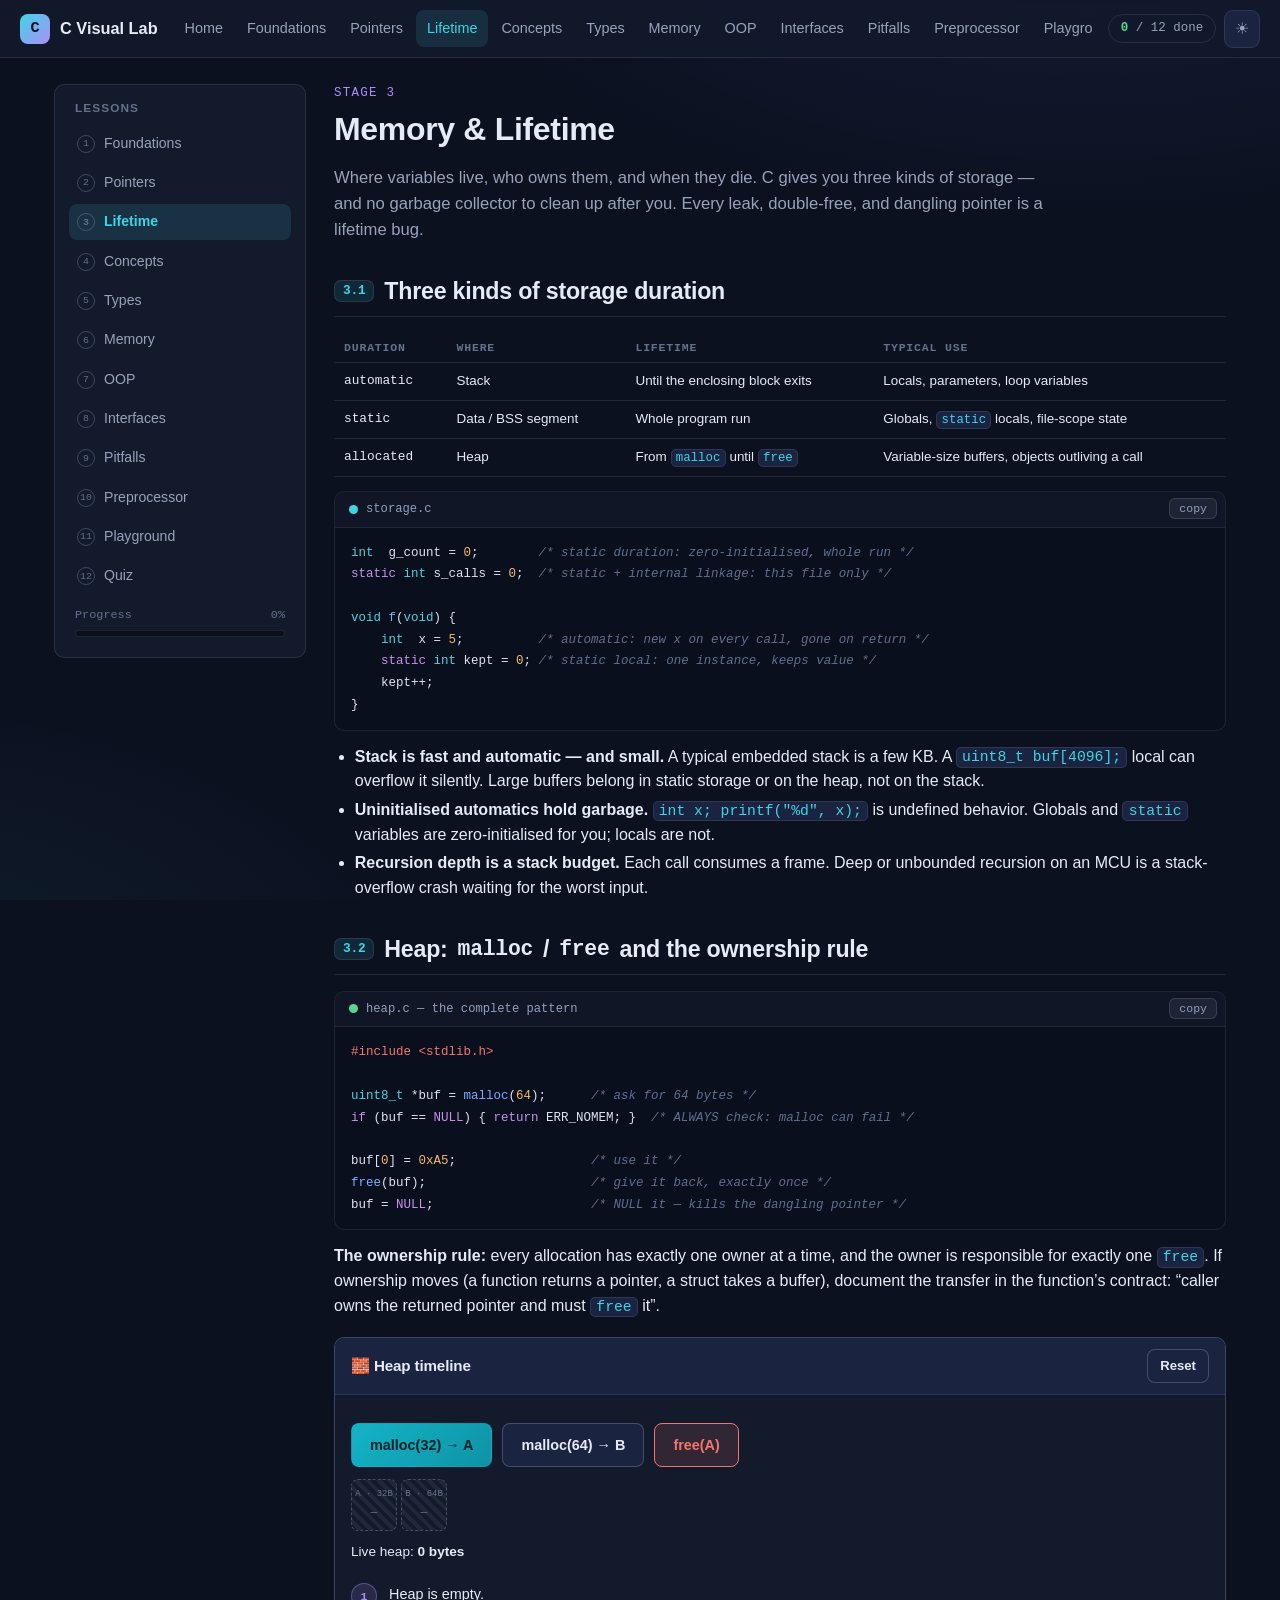
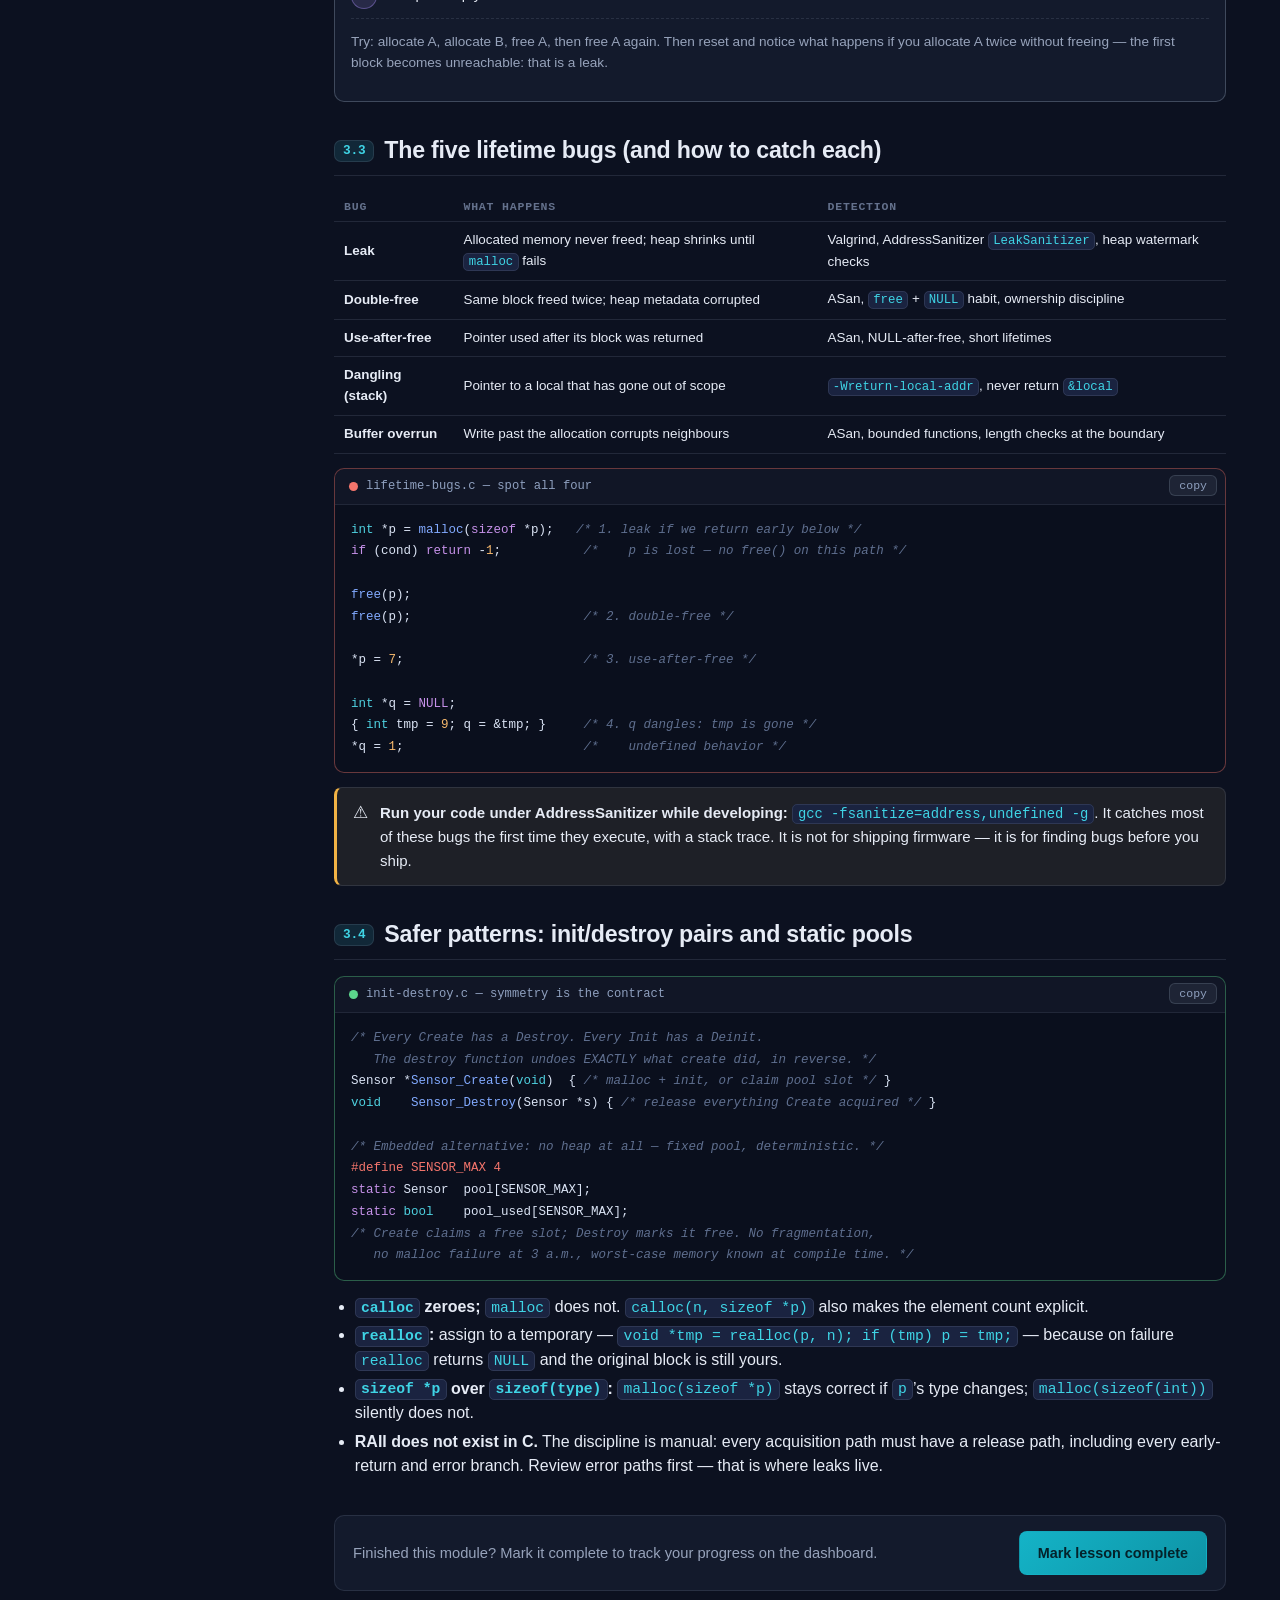
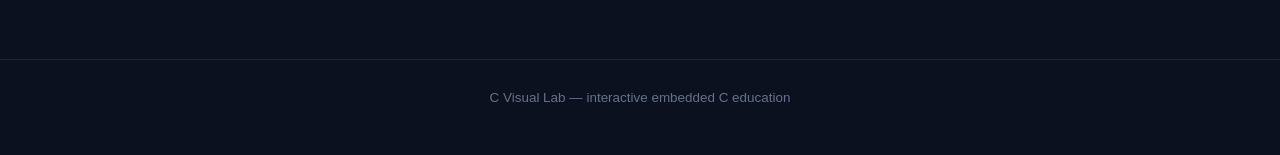
<file: memory-lifetime.html>
<!DOCTYPE html>
<html lang="en" data-page="memory-lifetime" data-theme="dark">
<head>
<meta charset="UTF-8">
<meta name="viewport" content="width=device-width, initial-scale=1.0">
<title>Memory &amp; Lifetime — C Visual Lab</title>
<link rel="stylesheet" href="assets/css/style.css">
<link rel="stylesheet" href="assets/css/components.css">
<link rel="stylesheet" href="assets/css/animations.css">
</head>
<body>
<a href="#main-content" class="skip-link">Skip to main content</a>
<nav class="topnav" id="topnav" aria-label="Site navigation"></nav>
<div class="layout"><aside class="sidebar" id="sidebar" aria-label="Lesson progress"></aside>
<main id="main-content">
  <div class="page-head"><div class="kicker">Stage 3</div><h1>Memory &amp; Lifetime</h1>
    <p class="lede">Where variables live, who owns them, and when they die. C gives you three kinds of storage — and no garbage collector to clean up after you. Every leak, double-free, and dangling pointer is a lifetime bug.</p></div>

  <section class="block" id="storage">
    <h2><span class="sec-num">3.1</span> Three kinds of storage duration</h2>
    <table class="data"><thead><tr><th>Duration</th><th>Where</th><th>Lifetime</th><th>Typical use</th></tr></thead><tbody>
      <tr><td class="mono">automatic</td><td>Stack</td><td>Until the enclosing block exits</td><td>Locals, parameters, loop variables</td></tr>
      <tr><td class="mono">static</td><td>Data / BSS segment</td><td>Whole program run</td><td>Globals, <code>static</code> locals, file-scope state</td></tr>
      <tr><td class="mono">allocated</td><td>Heap</td><td>From <code>malloc</code> until <code>free</code></td><td>Variable-size buffers, objects outliving a call</td></tr>
    </tbody></table>
    <div class="code-card"><div class="code-title"><span class="dot" style="background:#3fd4e5"></span>storage.c</div><pre><code>int  g_count = 0;        /* static duration: zero-initialised, whole run */
static int s_calls = 0;  /* static + internal linkage: this file only */

void f(void) {
    int  x = 5;          /* automatic: new x on every call, gone on return */
    static int kept = 0; /* static local: one instance, keeps value */
    kept++;
}</code></pre></div>
    <ul>
      <li><strong>Stack is fast and automatic — and small.</strong> A typical embedded stack is a few KB. A <code>uint8_t buf[4096];</code> local can overflow it silently. Large buffers belong in static storage or on the heap, not on the stack.</li>
      <li><strong>Uninitialised automatics hold garbage.</strong> <code>int x; printf("%d", x);</code> is undefined behavior. Globals and <code>static</code> variables are zero-initialised for you; locals are not.</li>
      <li><strong>Recursion depth is a stack budget.</strong> Each call consumes a frame. Deep or unbounded recursion on an MCU is a stack-overflow crash waiting for the worst input.</li>
    </ul>
  </section>

  <section class="block" id="heap">
    <h2><span class="sec-num">3.2</span> Heap: <code>malloc</code> / <code>free</code> and the ownership rule</h2>
    <div class="code-card"><div class="code-title"><span class="dot" style="background:#5cd58c"></span>heap.c — the complete pattern</div><pre><code>#include &lt;stdlib.h&gt;

uint8_t *buf = malloc(64);      /* ask for 64 bytes */
if (buf == NULL) { return ERR_NOMEM; }  /* ALWAYS check: malloc can fail */

buf[0] = 0xA5;                  /* use it */
free(buf);                      /* give it back, exactly once */
buf = NULL;                     /* NULL it — kills the dangling pointer */</code></pre></div>
    <p><strong>The ownership rule:</strong> every allocation has exactly one owner at a time, and the owner is responsible for exactly one <code>free</code>. If ownership moves (a function returns a pointer, a struct takes a buffer), document the transfer in the function’s contract: “caller owns the returned pointer and must <code>free</code> it”.</p>
    <div class="sim"><div class="sim-head"><h3>🧱 Heap timeline</h3><span class="spacer"></span><button class="btn btn-sm" id="heap-reset">Reset</button></div>
      <div class="sim-body">
        <div class="btn-row">
          <button class="btn btn-primary" id="heap-alloc-a">malloc(32) → A</button>
          <button class="btn" id="heap-alloc-b">malloc(64) → B</button>
          <button class="btn btn-danger" id="heap-free-a">free(A)</button>
        </div>
        <div id="heap-out"></div>
        <p style="font-size:0.85rem;color:var(--muted)">Try: allocate A, allocate B, free A, then free A again. Then reset and notice what happens if you allocate A twice without freeing — the first block becomes unreachable: that is a leak.</p>
      </div></div>
  </section>

  <section class="block" id="bugs">
    <h2><span class="sec-num">3.3</span> The five lifetime bugs (and how to catch each)</h2>
    <table class="data"><thead><tr><th>Bug</th><th>What happens</th><th>Detection</th></tr></thead><tbody>
      <tr><td><strong>Leak</strong></td><td>Allocated memory never freed; heap shrinks until <code>malloc</code> fails</td><td>Valgrind, AddressSanitizer <code>LeakSanitizer</code>, heap watermark checks</td></tr>
      <tr><td><strong>Double-free</strong></td><td>Same block freed twice; heap metadata corrupted</td><td>ASan, <code>free</code> + <code>NULL</code> habit, ownership discipline</td></tr>
      <tr><td><strong>Use-after-free</strong></td><td>Pointer used after its block was returned</td><td>ASan, NULL-after-free, short lifetimes</td></tr>
      <tr><td><strong>Dangling (stack)</strong></td><td>Pointer to a local that has gone out of scope</td><td><code>-Wreturn-local-addr</code>, never return <code>&amp;local</code></td></tr>
      <tr><td><strong>Buffer overrun</strong></td><td>Write past the allocation corrupts neighbours</td><td>ASan, bounded functions, length checks at the boundary</td></tr>
    </tbody></table>
    <div class="code-card bad"><div class="code-title"><span class="dot" style="background:#f4756c"></span>lifetime-bugs.c — spot all four</div><pre><code>int *p = malloc(sizeof *p);   /* 1. leak if we return early below */
if (cond) return -1;           /*    p is lost — no free() on this path */

free(p);
free(p);                       /* 2. double-free */

*p = 7;                        /* 3. use-after-free */

int *q = NULL;
{ int tmp = 9; q = &amp;tmp; }     /* 4. q dangles: tmp is gone */
*q = 1;                        /*    undefined behavior */</code></pre></div>
    <div class="callout warn"><span class="co-icon">⚠︎</span><p><strong>Run your code under AddressSanitizer while developing:</strong> <code>gcc -fsanitize=address,undefined -g</code>. It catches most of these bugs the first time they execute, with a stack trace. It is not for shipping firmware — it is for finding bugs before you ship.</p></div>
  </section>

  <section class="block" id="patterns">
    <h2><span class="sec-num">3.4</span> Safer patterns: init/destroy pairs and static pools</h2>
    <div class="code-card good"><div class="code-title"><span class="dot" style="background:#5cd58c"></span>init-destroy.c — symmetry is the contract</div><pre><code>/* Every Create has a Destroy. Every Init has a Deinit.
   The destroy function undoes EXACTLY what create did, in reverse. */
Sensor *Sensor_Create(void)  { /* malloc + init, or claim pool slot */ }
void    Sensor_Destroy(Sensor *s) { /* release everything Create acquired */ }

/* Embedded alternative: no heap at all — fixed pool, deterministic. */
#define SENSOR_MAX 4
static Sensor  pool[SENSOR_MAX];
static bool    pool_used[SENSOR_MAX];
/* Create claims a free slot; Destroy marks it free. No fragmentation,
   no malloc failure at 3 a.m., worst-case memory known at compile time. */</code></pre></div>
    <ul>
      <li><strong><code>calloc</code> zeroes;</strong> <code>malloc</code> does not. <code>calloc(n, sizeof *p)</code> also makes the element count explicit.</li>
      <li><strong><code>realloc</code>:</strong> assign to a temporary — <code>void *tmp = realloc(p, n); if (tmp) p = tmp;</code> — because on failure <code>realloc</code> returns <code>NULL</code> and the original block is still yours.</li>
      <li><strong><code>sizeof *p</code> over <code>sizeof(type)</code>:</strong> <code>malloc(sizeof *p)</code> stays correct if <code>p</code>’s type changes; <code>malloc(sizeof(int))</code> silently does not.</li>
      <li><strong>RAII does not exist in C.</strong> The discipline is manual: every acquisition path must have a release path, including every early-return and error branch. Review error paths first — that is where leaks live.</li>
    </ul>
  </section>

  <div class="complete-strip" data-complete-strip><div class="cs-msg"></div><button class="btn btn-primary"></button></div>
</main></div>
<footer class="site-footer"><p>C Visual Lab — interactive embedded C education</p></footer>
<script src="assets/js/app.js"></script>
<script src="assets/js/navigation.js"></script>
<script src="assets/js/deep-dive.js"></script>
</body></html>
</file>
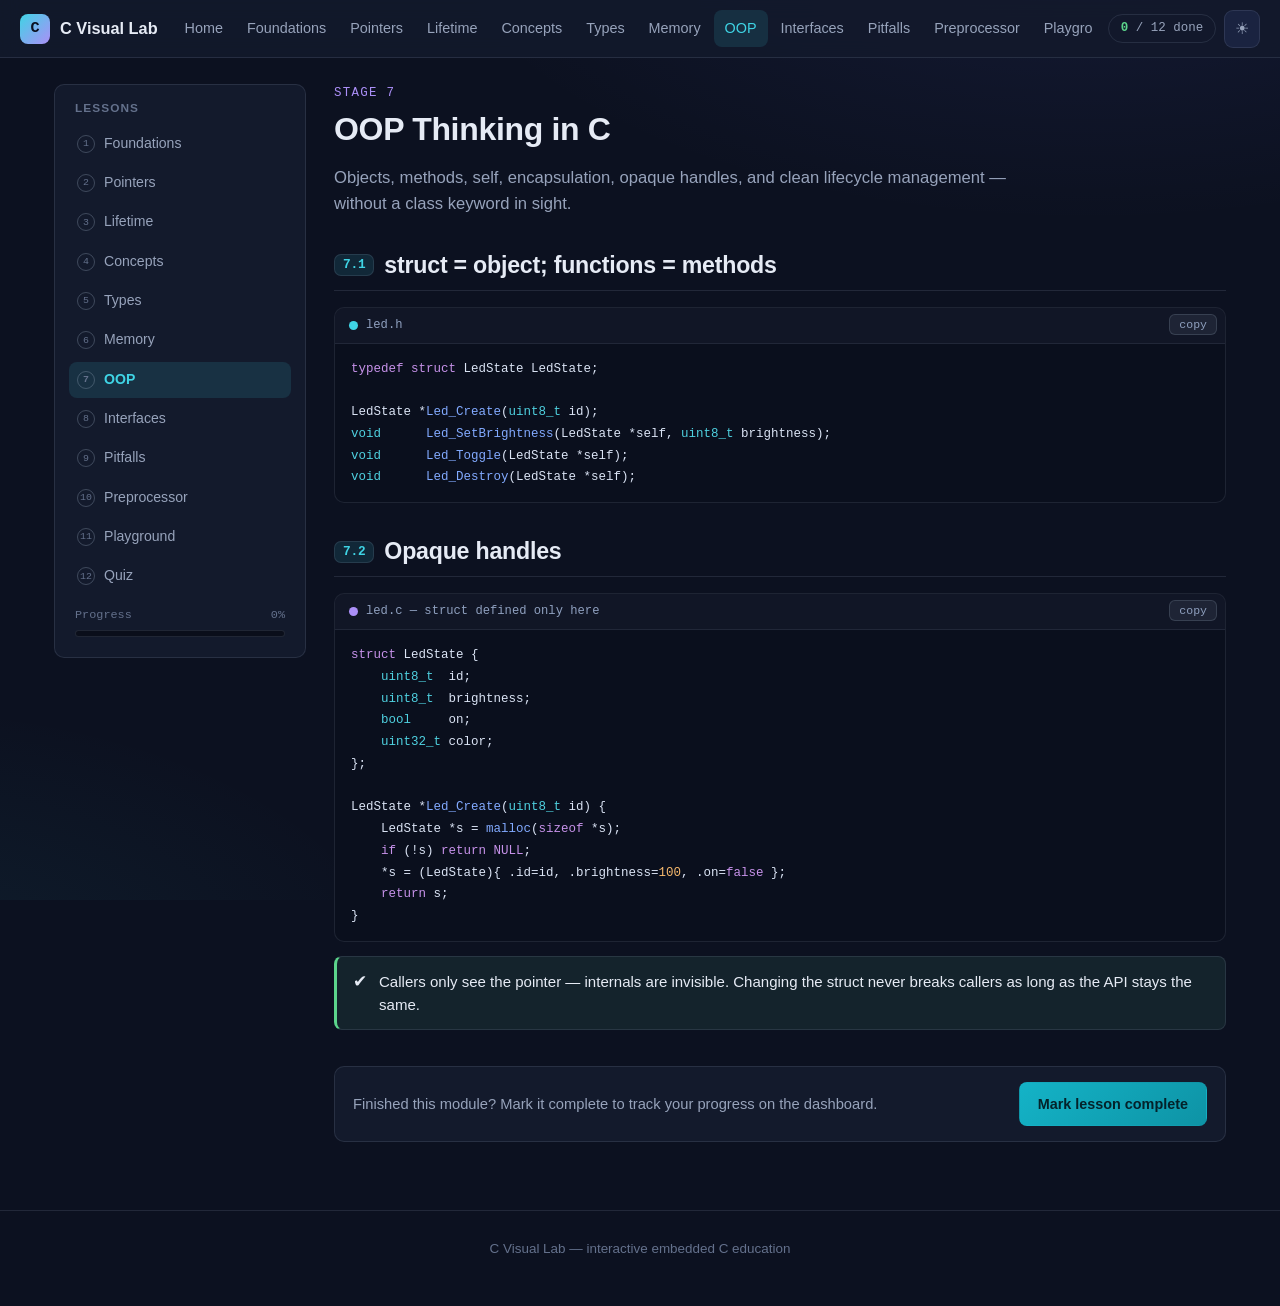
<file: oops-in-c.html>
<!DOCTYPE html>
<html lang="en" data-page="oops-in-c" data-theme="dark">
<head>
<meta charset="UTF-8">
<meta name="viewport" content="width=device-width, initial-scale=1.0">
<title>OOP in C — C Visual Lab</title>
<link rel="stylesheet" href="assets/css/style.css">
<link rel="stylesheet" href="assets/css/components.css">
<link rel="stylesheet" href="assets/css/animations.css">
</head>
<body>
<a href="#main-content" class="skip-link">Skip to main content</a>
<nav class="topnav" id="topnav" aria-label="Site navigation"></nav>
<div class="layout"><aside class="sidebar" id="sidebar" aria-label="Lesson progress"></aside>
<main id="main-content">
  <div class="page-head"><div class="kicker">Stage 7</div><h1>OOP Thinking in C</h1>
    <p class="lede">Objects, methods, self, encapsulation, opaque handles, and clean lifecycle management — without a class keyword in sight.</p></div>
  <section class="block" id="objects">
    <h2><span class="sec-num">7.1</span> struct = object; functions = methods</h2>
    <div class="code-card"><div class="code-title"><span class="dot" style="background:#3fd4e5"></span>led.h</div><pre><code>typedef struct LedState LedState;

LedState *Led_Create(uint8_t id);
void      Led_SetBrightness(LedState *self, uint8_t brightness);
void      Led_Toggle(LedState *self);
void      Led_Destroy(LedState *self);</code></pre></div>
  </section>
  <section class="block" id="opaque">
    <h2><span class="sec-num">7.2</span> Opaque handles</h2>
    <div class="code-card"><div class="code-title"><span class="dot" style="background:#ab8ff7"></span>led.c — struct defined only here</div><pre><code>struct LedState {
    uint8_t  id;
    uint8_t  brightness;
    bool     on;
    uint32_t color;
};

LedState *Led_Create(uint8_t id) {
    LedState *s = malloc(sizeof *s);
    if (!s) return NULL;
    *s = (LedState){ .id=id, .brightness=100, .on=false };
    return s;
}</code></pre></div>
    <div class="callout good"><span class="co-icon">✔</span><p>Callers only see the pointer — internals are invisible. Changing the struct never breaks callers as long as the API stays the same.</p></div>
  </section>
  <div class="complete-strip" data-complete-strip><div class="cs-msg"></div><button class="btn btn-primary"></button></div>
</main></div>
<footer class="site-footer"><p>C Visual Lab — interactive embedded C education</p></footer>
<script src="assets/js/app.js"></script>
<script src="assets/js/navigation.js"></script>
<script src="assets/js/visualizer.js"></script>
</body></html>
</file>
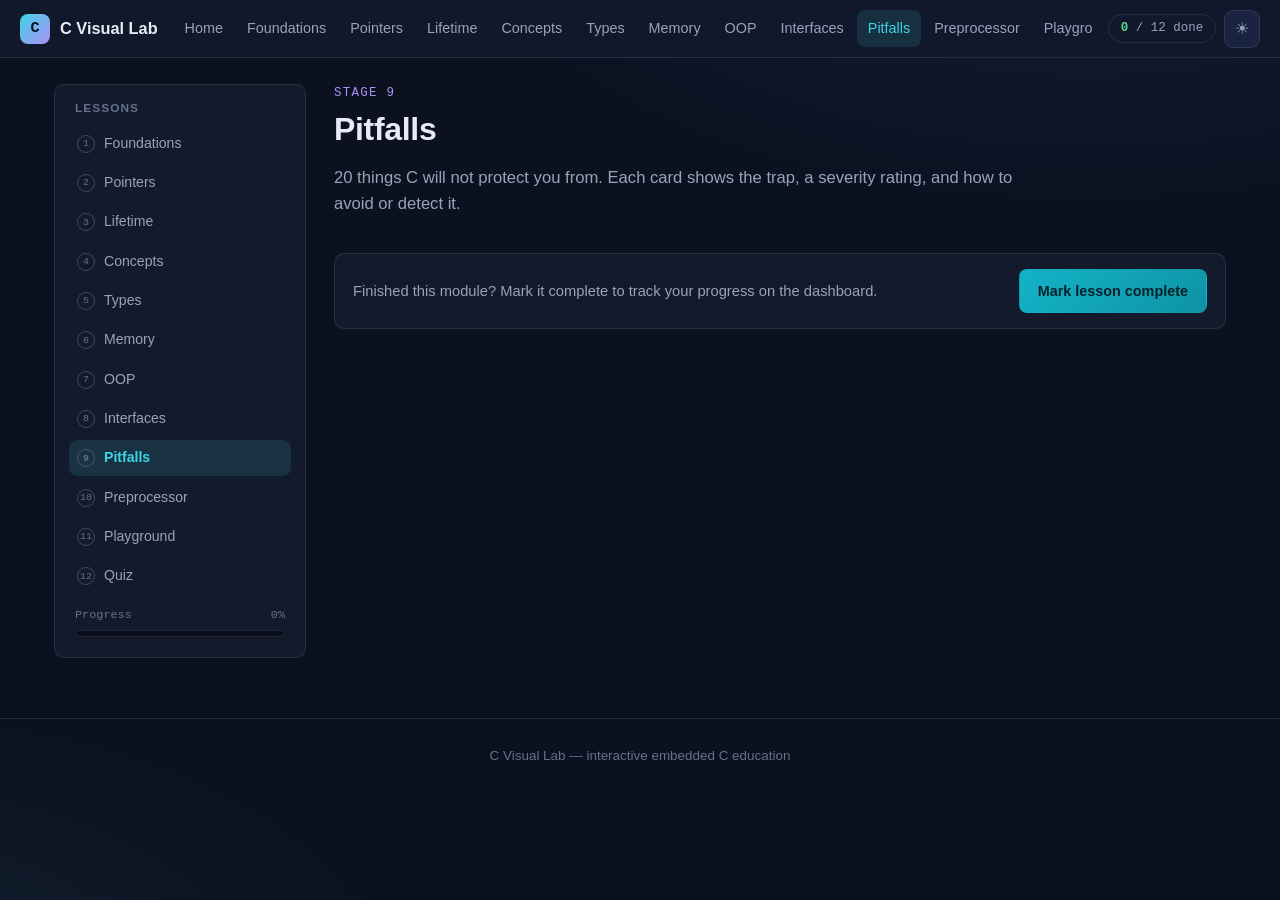
<file: pitfalls.html>
<!DOCTYPE html>
<html lang="en" data-page="pitfalls" data-theme="dark">
<head>
<meta charset="UTF-8">
<meta name="viewport" content="width=device-width, initial-scale=1.0">
<title>Pitfalls — C Visual Lab</title>
<link rel="stylesheet" href="assets/css/style.css">
<link rel="stylesheet" href="assets/css/components.css">
<link rel="stylesheet" href="assets/css/animations.css">
</head>
<body>
<a href="#main-content" class="skip-link">Skip to main content</a>
<nav class="topnav" id="topnav" aria-label="Site navigation"></nav>
<div class="layout"><aside class="sidebar" id="sidebar" aria-label="Lesson progress"></aside>
<main id="main-content">
  <div class="page-head"><div class="kicker">Stage 9</div><h1>Pitfalls</h1>
    <p class="lede">20 things C will not protect you from. Each card shows the trap, a severity rating, and how to avoid or detect it.</p></div>
  <div id="pitfalls-list"></div>
  <div class="complete-strip" data-complete-strip><div class="cs-msg"></div><button class="btn btn-primary"></button></div>
</main></div>
<footer class="site-footer"><p>C Visual Lab — interactive embedded C education</p></footer>
<script src="assets/js/app.js"></script>
<script src="assets/js/navigation.js"></script>
<script src="assets/js/visualizer.js"></script>
</body></html>
</file>
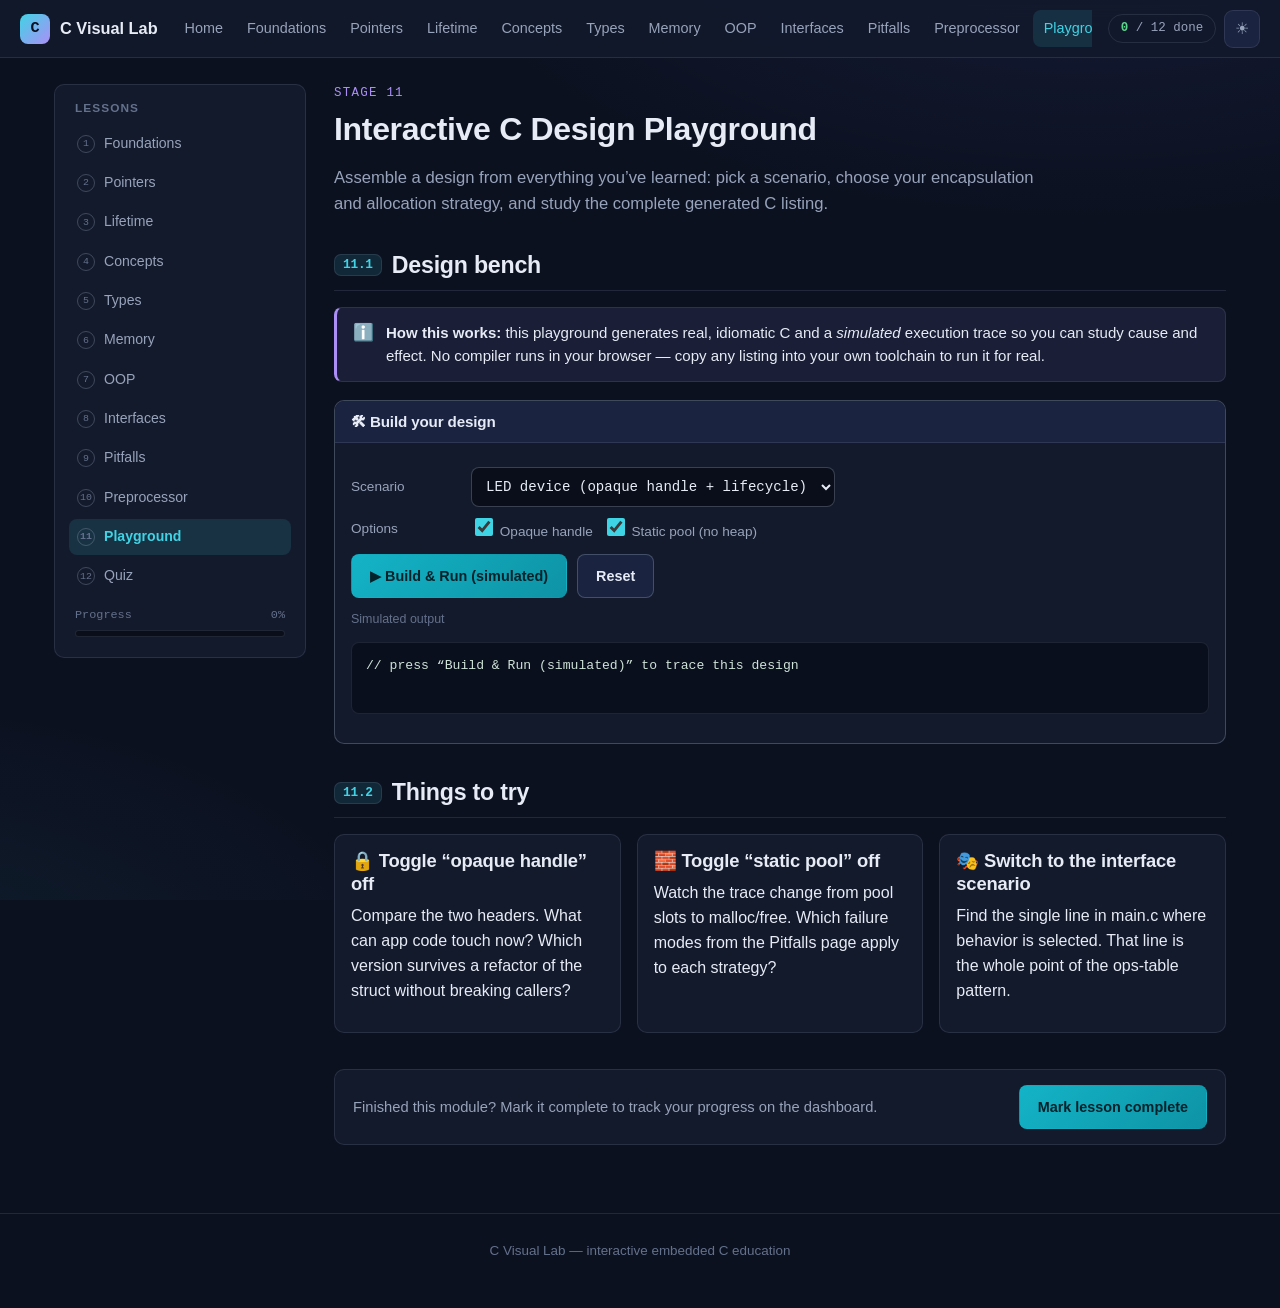
<file: playground.html>
<!DOCTYPE html>
<html lang="en" data-page="playground" data-theme="dark">
<head>
<meta charset="UTF-8">
<meta name="viewport" content="width=device-width, initial-scale=1.0">
<title>C Design Playground — C Visual Lab</title>
<link rel="stylesheet" href="assets/css/style.css">
<link rel="stylesheet" href="assets/css/components.css">
<link rel="stylesheet" href="assets/css/animations.css">
</head>
<body>
<a href="#main-content" class="skip-link">Skip to main content</a>
<nav class="topnav" id="topnav" aria-label="Site navigation"></nav>
<div class="layout">
  <aside class="sidebar" id="sidebar" aria-label="Lesson progress"></aside>
  <main id="main-content">
    <div class="page-head">
      <div class="kicker">Stage 11</div>
      <h1>Interactive C Design Playground</h1>
      <p class="lede">Assemble a design from everything you’ve learned: pick a scenario, choose your encapsulation and allocation strategy, and study the complete generated C listing.</p>
    </div>

    <section class="block" id="playground">
      <h2><span class="sec-num">11.1</span> Design bench</h2>
      <div class="callout idea"><span class="co-icon">ℹ️</span><p><strong>How this works:</strong> this playground generates real, idiomatic C and a <em>simulated</em> execution trace so you can study cause and effect. No compiler runs in your browser — copy any listing into your own toolchain to run it for real.</p></div>

      <div class="sim">
        <div class="sim-head"><h3>🛠︎ Build your design</h3></div>
        <div class="sim-body">
          <div class="field-row">
            <label for="pg-scenario">Scenario</label>
            <select id="pg-scenario">
              <option value="led">LED device (opaque handle + lifecycle)</option>
              <option value="iface">Multi-device interface (ops table)</option>
              <option value="callback">UART callback registration</option>
            </select>
          </div>
          <div id="pg-led-opts">
            <div class="field-row">
              <label>Options</label>
              <label><input type="checkbox" id="pg-opaque" checked> Opaque handle</label>
              <label><input type="checkbox" id="pg-static" checked> Static pool (no heap)</label>
            </div>
          </div>
          <div class="btn-row">
            <button class="btn btn-primary" id="pg-run">▶ Build &amp; Run (simulated)</button>
            <button class="btn" id="pg-reset">Reset</button>
          </div>
          <div id="pg-code" style="margin-top:8px"></div>
          <div style="margin-top:12px;font-size:0.78rem;color:var(--faint);">Simulated output</div>
          <pre class="console" id="pg-console" aria-live="polite">// press “Build &amp; Run (simulated)” to trace this design</pre>
        </div>
      </div>
    </section>

    <section class="block">
      <h2><span class="sec-num">11.2</span> Things to try</h2>
      <div class="grid cols-3">
        <div class="card tight">
          <h3>🔒 Toggle “opaque handle” off</h3>
          <p>Compare the two headers. What can app code touch now? Which version survives a refactor of the struct without breaking callers?</p>
        </div>
        <div class="card tight">
          <h3>🧱 Toggle “static pool” off</h3>
          <p>Watch the trace change from pool slots to malloc/free. Which failure modes from the Pitfalls page apply to each strategy?</p>
        </div>
        <div class="card tight">
          <h3>🎭 Switch to the interface scenario</h3>
          <p>Find the single line in main.c where behavior is selected. That line is the whole point of the ops-table pattern.</p>
        </div>
      </div>
    </section>

    <div class="complete-strip" data-complete-strip>
      <div class="cs-msg"></div>
      <button class="btn btn-primary"></button>
    </div>
  </main>
</div>
<footer class="site-footer"><p>C Visual Lab — interactive embedded C education</p></footer>
<script src="assets/js/app.js"></script>
<script src="assets/js/navigation.js"></script>
<script src="assets/js/code-playground.js"></script>
</body>
</html>
</file>
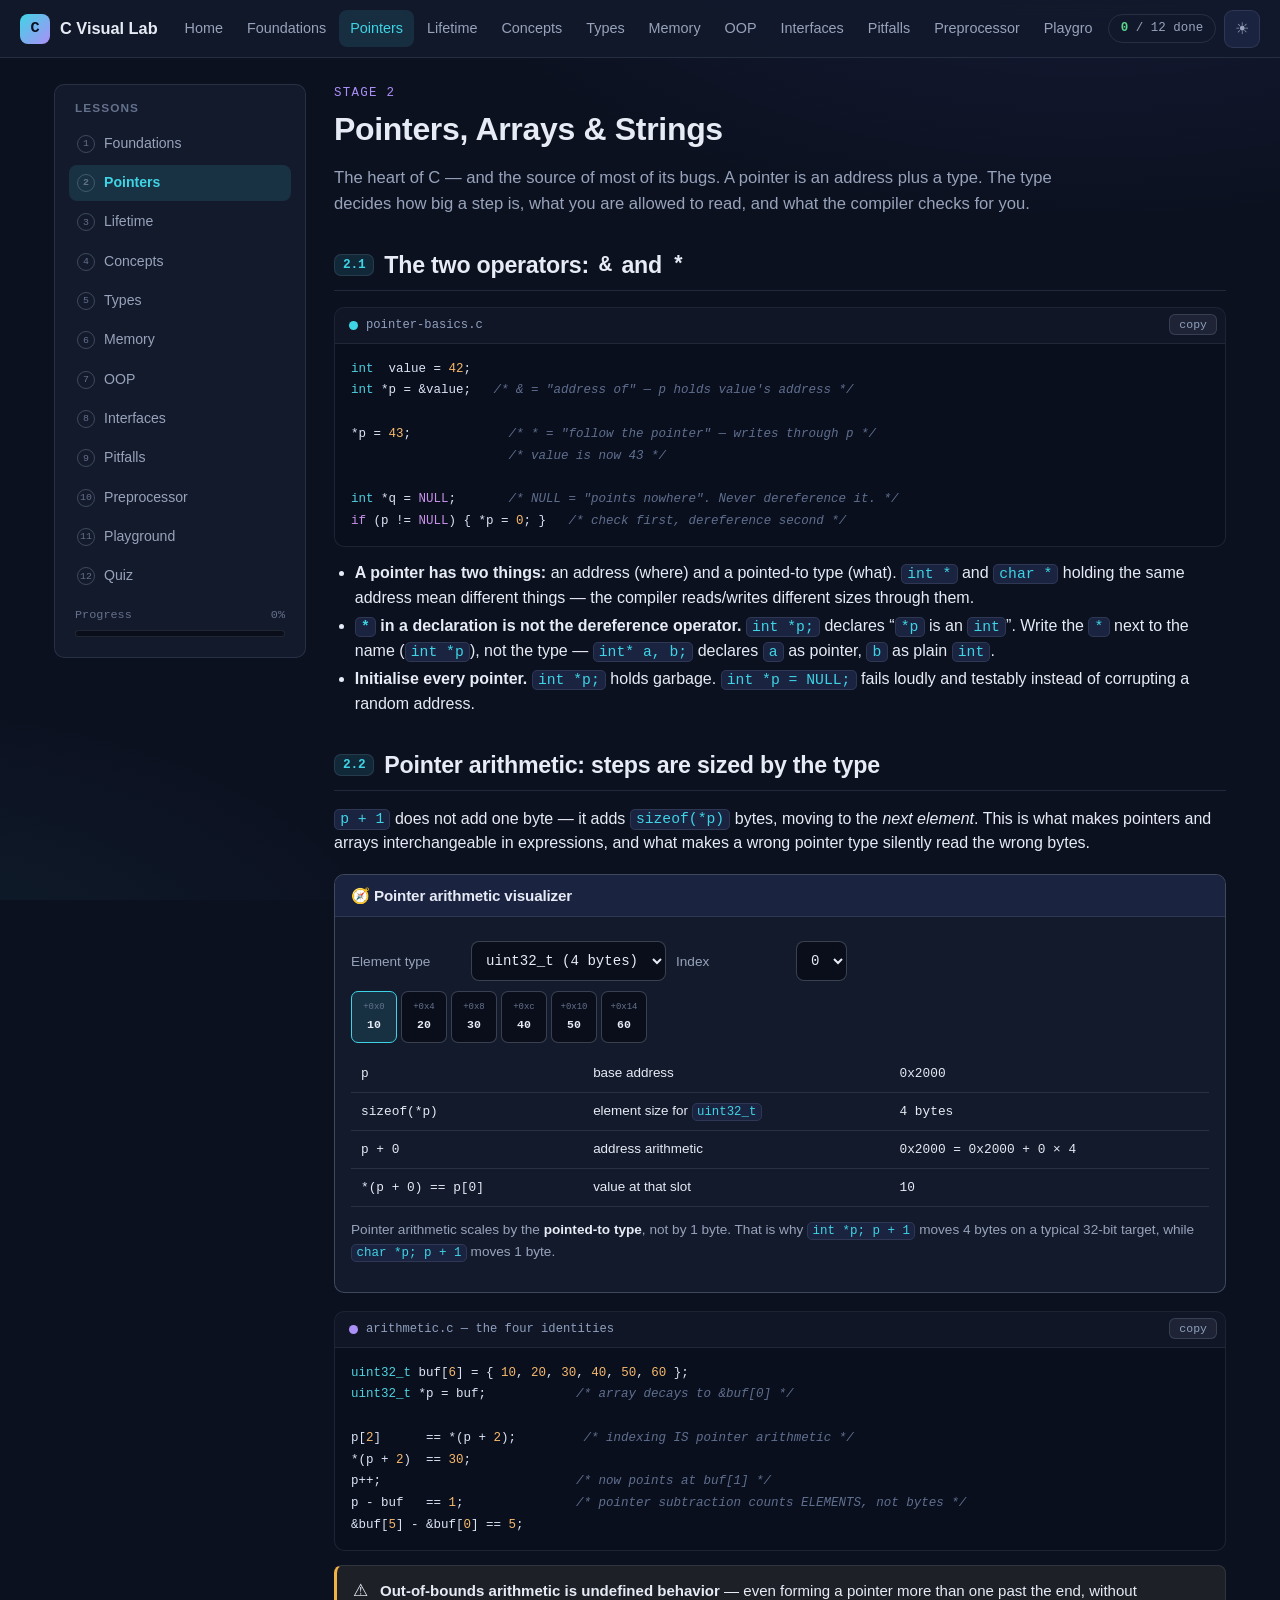
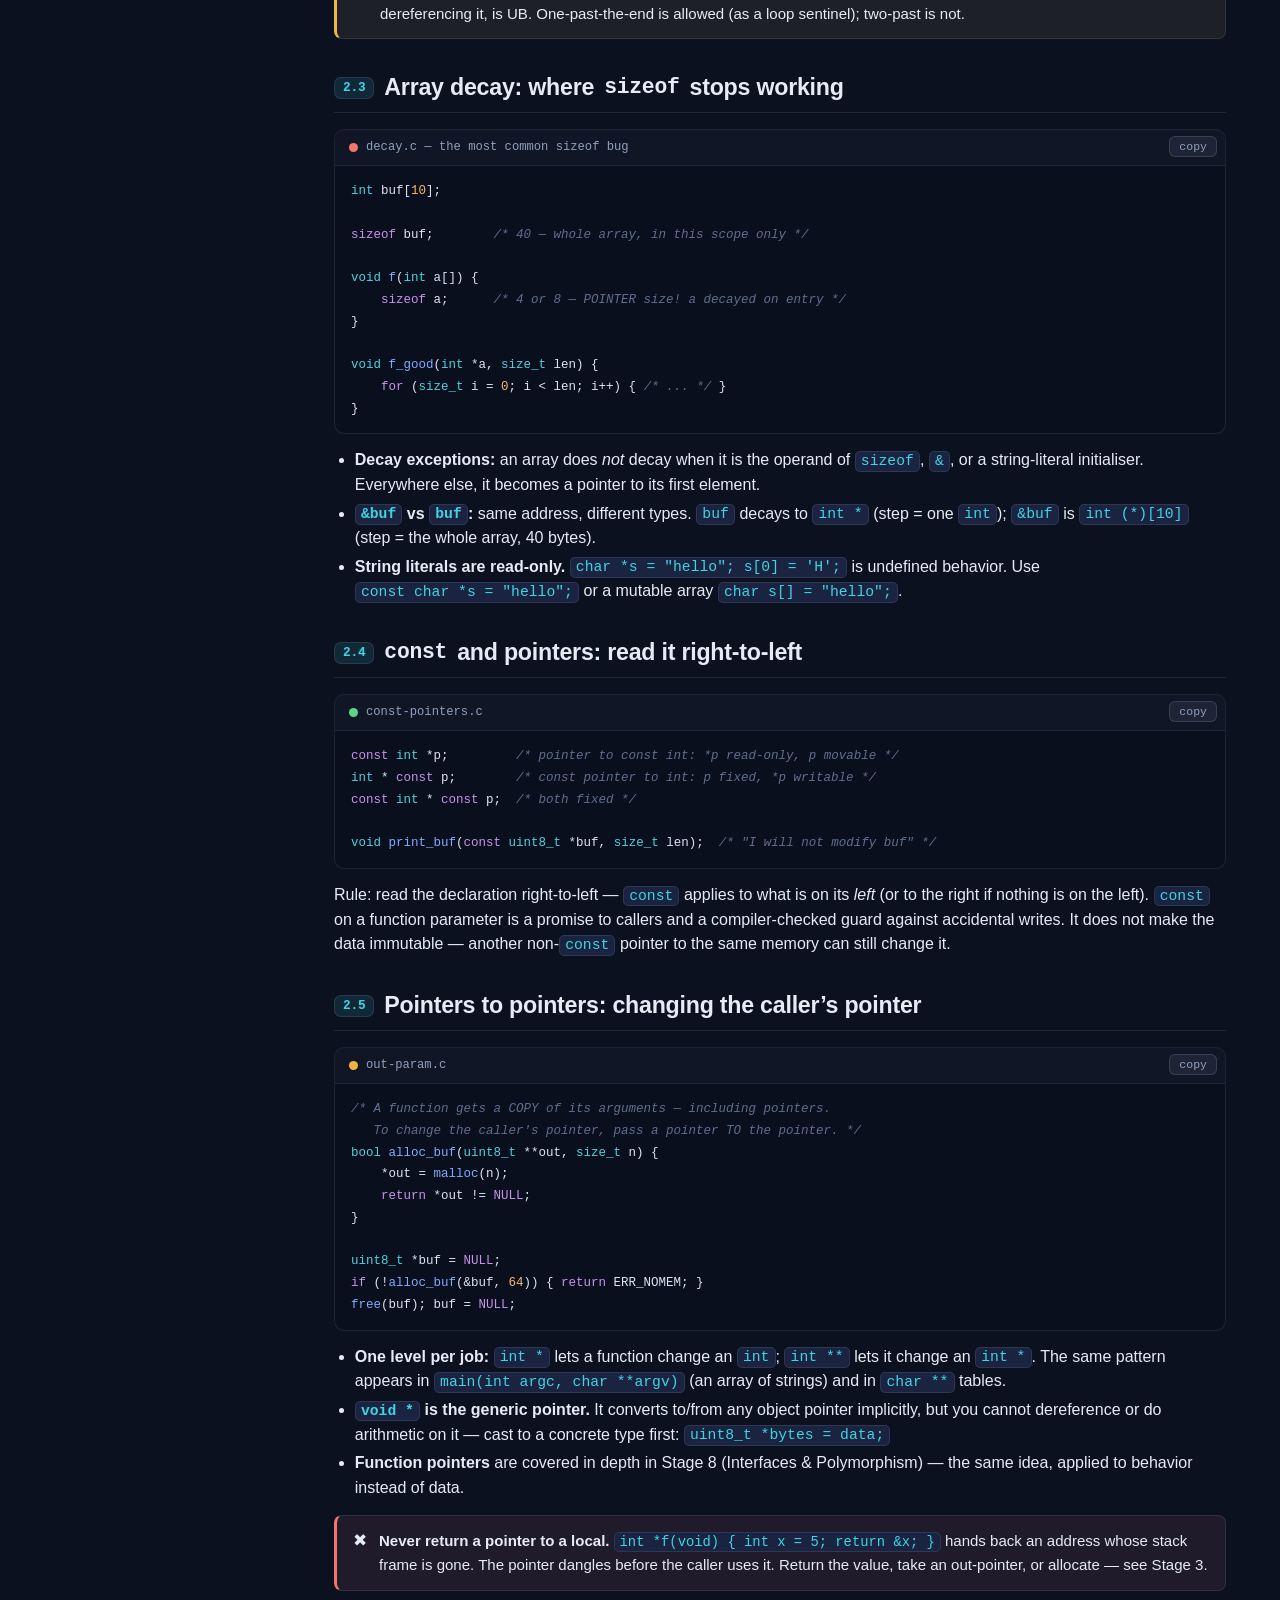
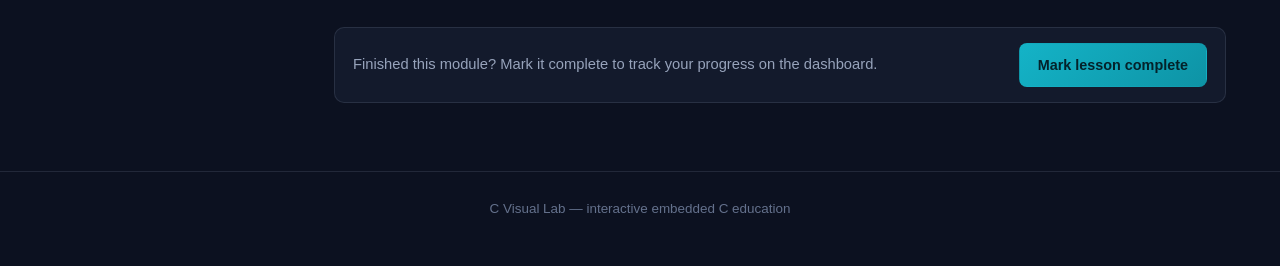
<file: pointers.html>
<!DOCTYPE html>
<html lang="en" data-page="pointers" data-theme="dark">
<head>
<meta charset="UTF-8">
<meta name="viewport" content="width=device-width, initial-scale=1.0">
<title>Pointers, Arrays &amp; Strings — C Visual Lab</title>
<link rel="stylesheet" href="assets/css/style.css">
<link rel="stylesheet" href="assets/css/components.css">
<link rel="stylesheet" href="assets/css/animations.css">
</head>
<body>
<a href="#main-content" class="skip-link">Skip to main content</a>
<nav class="topnav" id="topnav" aria-label="Site navigation"></nav>
<div class="layout"><aside class="sidebar" id="sidebar" aria-label="Lesson progress"></aside>
<main id="main-content">
  <div class="page-head"><div class="kicker">Stage 2</div><h1>Pointers, Arrays &amp; Strings</h1>
    <p class="lede">The heart of C — and the source of most of its bugs. A pointer is an address plus a type. The type decides how big a step is, what you are allowed to read, and what the compiler checks for you.</p></div>

  <section class="block" id="basics">
    <h2><span class="sec-num">2.1</span> The two operators: <code>&amp;</code> and <code>*</code></h2>
    <div class="code-card"><div class="code-title"><span class="dot" style="background:#3fd4e5"></span>pointer-basics.c</div><pre><code>int  value = 42;
int *p = &amp;value;   /* &amp; = "address of" — p holds value's address */

*p = 43;             /* * = "follow the pointer" — writes through p */
                     /* value is now 43 */

int *q = NULL;       /* NULL = "points nowhere". Never dereference it. */
if (p != NULL) { *p = 0; }   /* check first, dereference second */</code></pre></div>
    <ul>
      <li><strong>A pointer has two things:</strong> an address (where) and a pointed-to type (what). <code>int *</code> and <code>char *</code> holding the same address mean different things — the compiler reads/writes different sizes through them.</li>
      <li><strong><code>*</code> in a declaration is not the dereference operator.</strong> <code>int *p;</code> declares “<code>*p</code> is an <code>int</code>”. Write the <code>*</code> next to the name (<code>int *p</code>), not the type — <code>int* a, b;</code> declares <code>a</code> as pointer, <code>b</code> as plain <code>int</code>.</li>
      <li><strong>Initialise every pointer.</strong> <code>int *p;</code> holds garbage. <code>int *p = NULL;</code> fails loudly and testably instead of corrupting a random address.</li>
    </ul>
  </section>

  <section class="block" id="arithmetic">
    <h2><span class="sec-num">2.2</span> Pointer arithmetic: steps are sized by the type</h2>
    <p><code>p + 1</code> does not add one byte — it adds <code>sizeof(*p)</code> bytes, moving to the <em>next element</em>. This is what makes pointers and arrays interchangeable in expressions, and what makes a wrong pointer type silently read the wrong bytes.</p>
    <div class="sim"><div class="sim-head"><h3>🧭 Pointer arithmetic visualizer</h3><span class="spacer"></span></div>
      <div class="sim-body">
        <div class="field-row"><label for="ptr-type">Element type</label>
          <select id="ptr-type"><option value="u8">uint8_t (1 byte)</option><option value="u16">uint16_t (2 bytes)</option><option value="u32" selected>uint32_t (4 bytes)</option></select>
          <label for="ptr-index">Index</label>
          <select id="ptr-index"><option>0</option><option>1</option><option>2</option><option>3</option><option>4</option><option>5</option></select>
        </div>
        <div id="ptr-out"></div>
      </div></div>
    <div class="code-card"><div class="code-title"><span class="dot" style="background:#ab8ff7"></span>arithmetic.c — the four identities</div><pre><code>uint32_t buf[6] = { 10, 20, 30, 40, 50, 60 };
uint32_t *p = buf;            /* array decays to &amp;buf[0] */

p[2]      == *(p + 2);         /* indexing IS pointer arithmetic */
*(p + 2)  == 30;
p++;                          /* now points at buf[1] */
p - buf   == 1;               /* pointer subtraction counts ELEMENTS, not bytes */
&amp;buf[5] - &amp;buf[0] == 5;</code></pre></div>
    <div class="callout warn"><span class="co-icon">⚠︎</span><p><strong>Out-of-bounds arithmetic is undefined behavior</strong> — even forming a pointer more than one past the end, without dereferencing it, is UB. One-past-the-end is allowed (as a loop sentinel); two-past is not.</p></div>
  </section>

  <section class="block" id="decay">
    <h2><span class="sec-num">2.3</span> Array decay: where <code>sizeof</code> stops working</h2>
    <div class="code-card"><div class="code-title"><span class="dot" style="background:#f4756c"></span>decay.c — the most common sizeof bug</div><pre><code>int buf[10];

sizeof buf;        /* 40 — whole array, in this scope only */

void f(int a[]) {
    sizeof a;      /* 4 or 8 — POINTER size! a decayed on entry */
}

void f_good(int *a, size_t len) {
    for (size_t i = 0; i &lt; len; i++) { /* ... */ }
}</code></pre></div>
    <ul>
      <li><strong>Decay exceptions:</strong> an array does <em>not</em> decay when it is the operand of <code>sizeof</code>, <code>&amp;</code>, or a string-literal initialiser. Everywhere else, it becomes a pointer to its first element.</li>
      <li><strong><code>&amp;buf</code> vs <code>buf</code>:</strong> same address, different types. <code>buf</code> decays to <code>int *</code> (step = one <code>int</code>); <code>&amp;buf</code> is <code>int (*)[10]</code> (step = the whole array, 40 bytes).</li>
      <li><strong>String literals are read-only.</strong> <code>char *s = "hello"; s[0] = 'H';</code> is undefined behavior. Use <code>const char *s = "hello";</code> or a mutable array <code>char s[] = "hello";</code>.</li>
    </ul>
  </section>

  <section class="block" id="const-pointers">
    <h2><span class="sec-num">2.4</span> <code>const</code> and pointers: read it right-to-left</h2>
    <div class="code-card"><div class="code-title"><span class="dot" style="background:#5cd58c"></span>const-pointers.c</div><pre><code>const int *p;         /* pointer to const int: *p read-only, p movable */
int * const p;        /* const pointer to int: p fixed, *p writable */
const int * const p;  /* both fixed */

void print_buf(const uint8_t *buf, size_t len);  /* "I will not modify buf" */</code></pre></div>
    <p>Rule: read the declaration right-to-left — <code>const</code> applies to what is on its <em>left</em> (or to the right if nothing is on the left). <code>const</code> on a function parameter is a promise to callers and a compiler-checked guard against accidental writes. It does not make the data immutable — another non-<code>const</code> pointer to the same memory can still change it.</p>
  </section>

  <section class="block" id="double-pointers">
    <h2><span class="sec-num">2.5</span> Pointers to pointers: changing the caller’s pointer</h2>
    <div class="code-card"><div class="code-title"><span class="dot" style="background:#f2b345"></span>out-param.c</div><pre><code>/* A function gets a COPY of its arguments — including pointers.
   To change the caller's pointer, pass a pointer TO the pointer. */
bool alloc_buf(uint8_t **out, size_t n) {
    *out = malloc(n);
    return *out != NULL;
}

uint8_t *buf = NULL;
if (!alloc_buf(&amp;buf, 64)) { return ERR_NOMEM; }
free(buf); buf = NULL;</code></pre></div>
    <ul>
      <li><strong>One level per job:</strong> <code>int *</code> lets a function change an <code>int</code>; <code>int **</code> lets it change an <code>int *</code>. The same pattern appears in <code>main(int argc, char **argv)</code> (an array of strings) and in <code>char **</code> tables.</li>
      <li><strong><code>void *</code> is the generic pointer.</strong> It converts to/from any object pointer implicitly, but you cannot dereference or do arithmetic on it — cast to a concrete type first: <code>uint8_t *bytes = data;</code></li>
      <li><strong>Function pointers</strong> are covered in depth in Stage 8 (Interfaces &amp; Polymorphism) — the same idea, applied to behavior instead of data.</li>
    </ul>
    <div class="callout danger"><span class="co-icon">✖</span><p><strong>Never return a pointer to a local.</strong> <code>int *f(void) { int x = 5; return &amp;x; }</code> hands back an address whose stack frame is gone. The pointer dangles before the caller uses it. Return the value, take an out-pointer, or allocate — see Stage 3.</p></div>
  </section>

  <div class="complete-strip" data-complete-strip><div class="cs-msg"></div><button class="btn btn-primary"></button></div>
</main></div>
<footer class="site-footer"><p>C Visual Lab — interactive embedded C education</p></footer>
<script src="assets/js/app.js"></script>
<script src="assets/js/navigation.js"></script>
<script src="assets/js/deep-dive.js"></script>
</body></html>
</file>
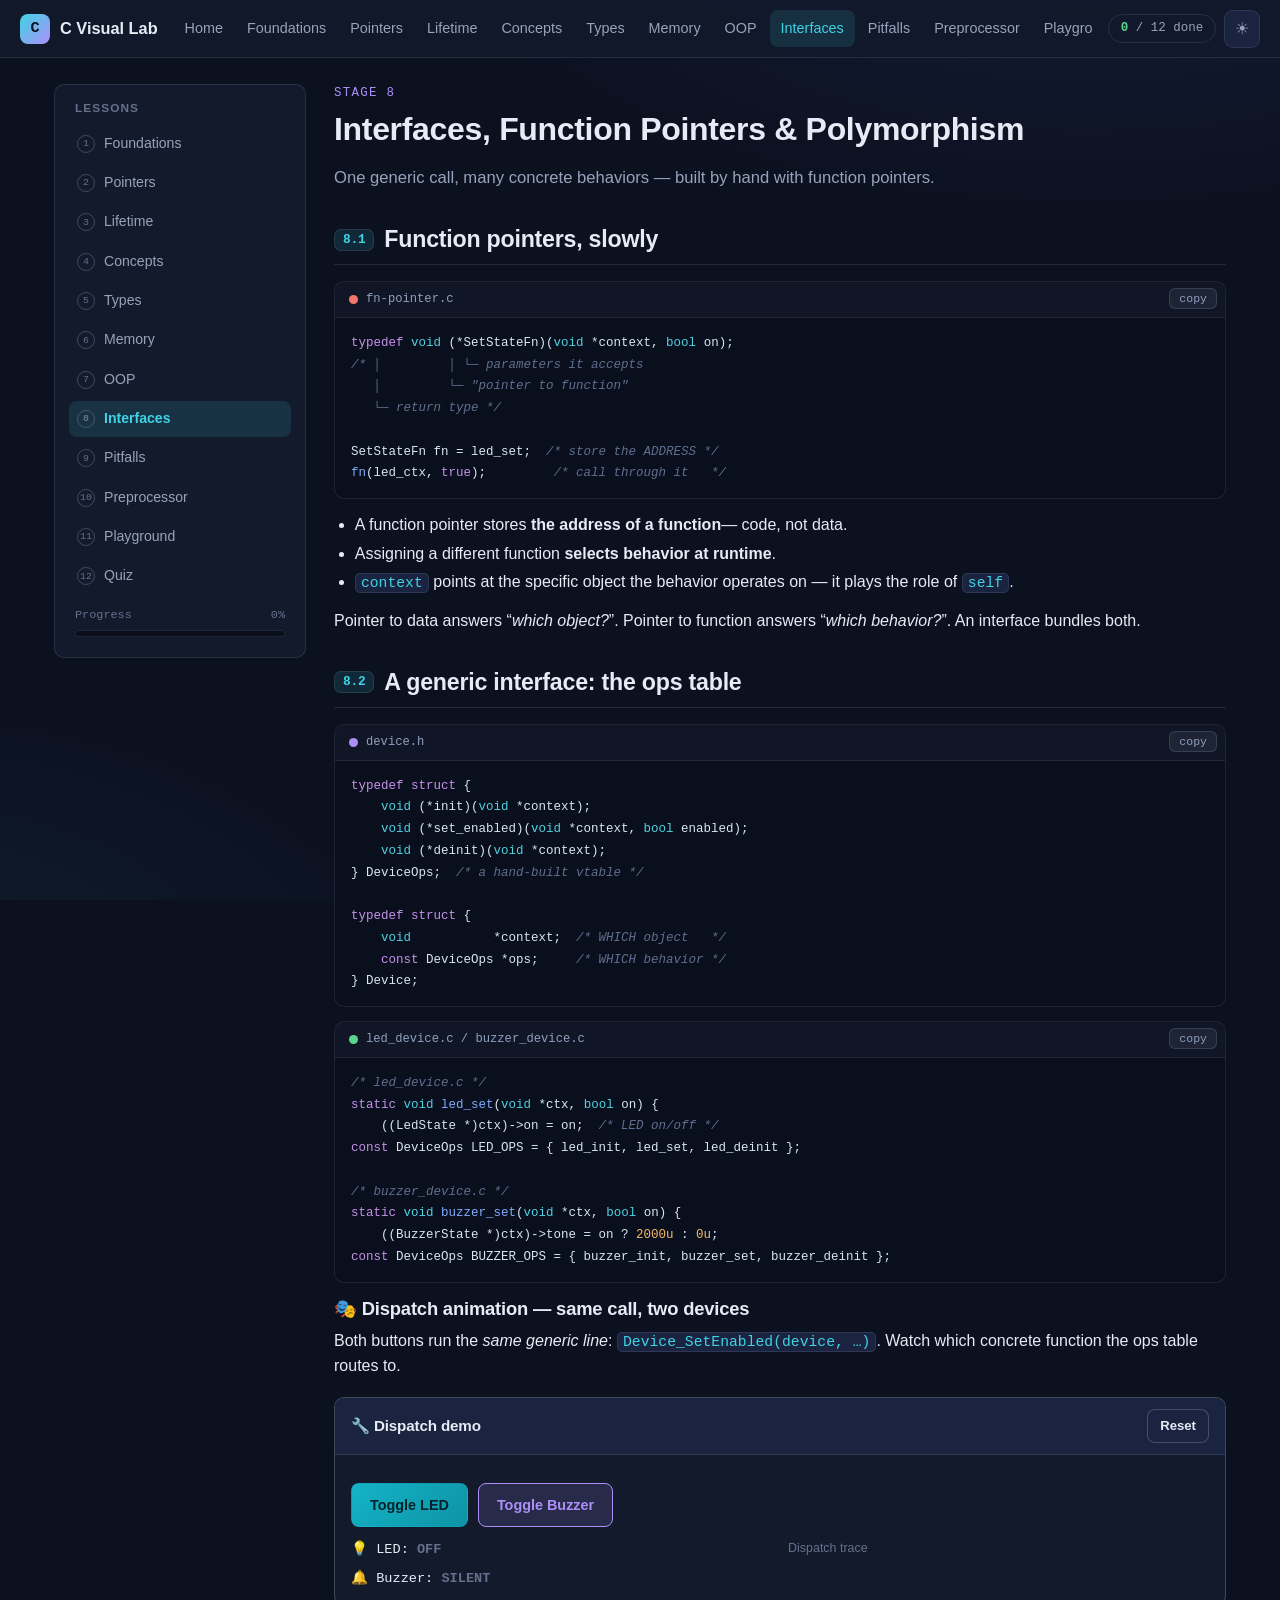
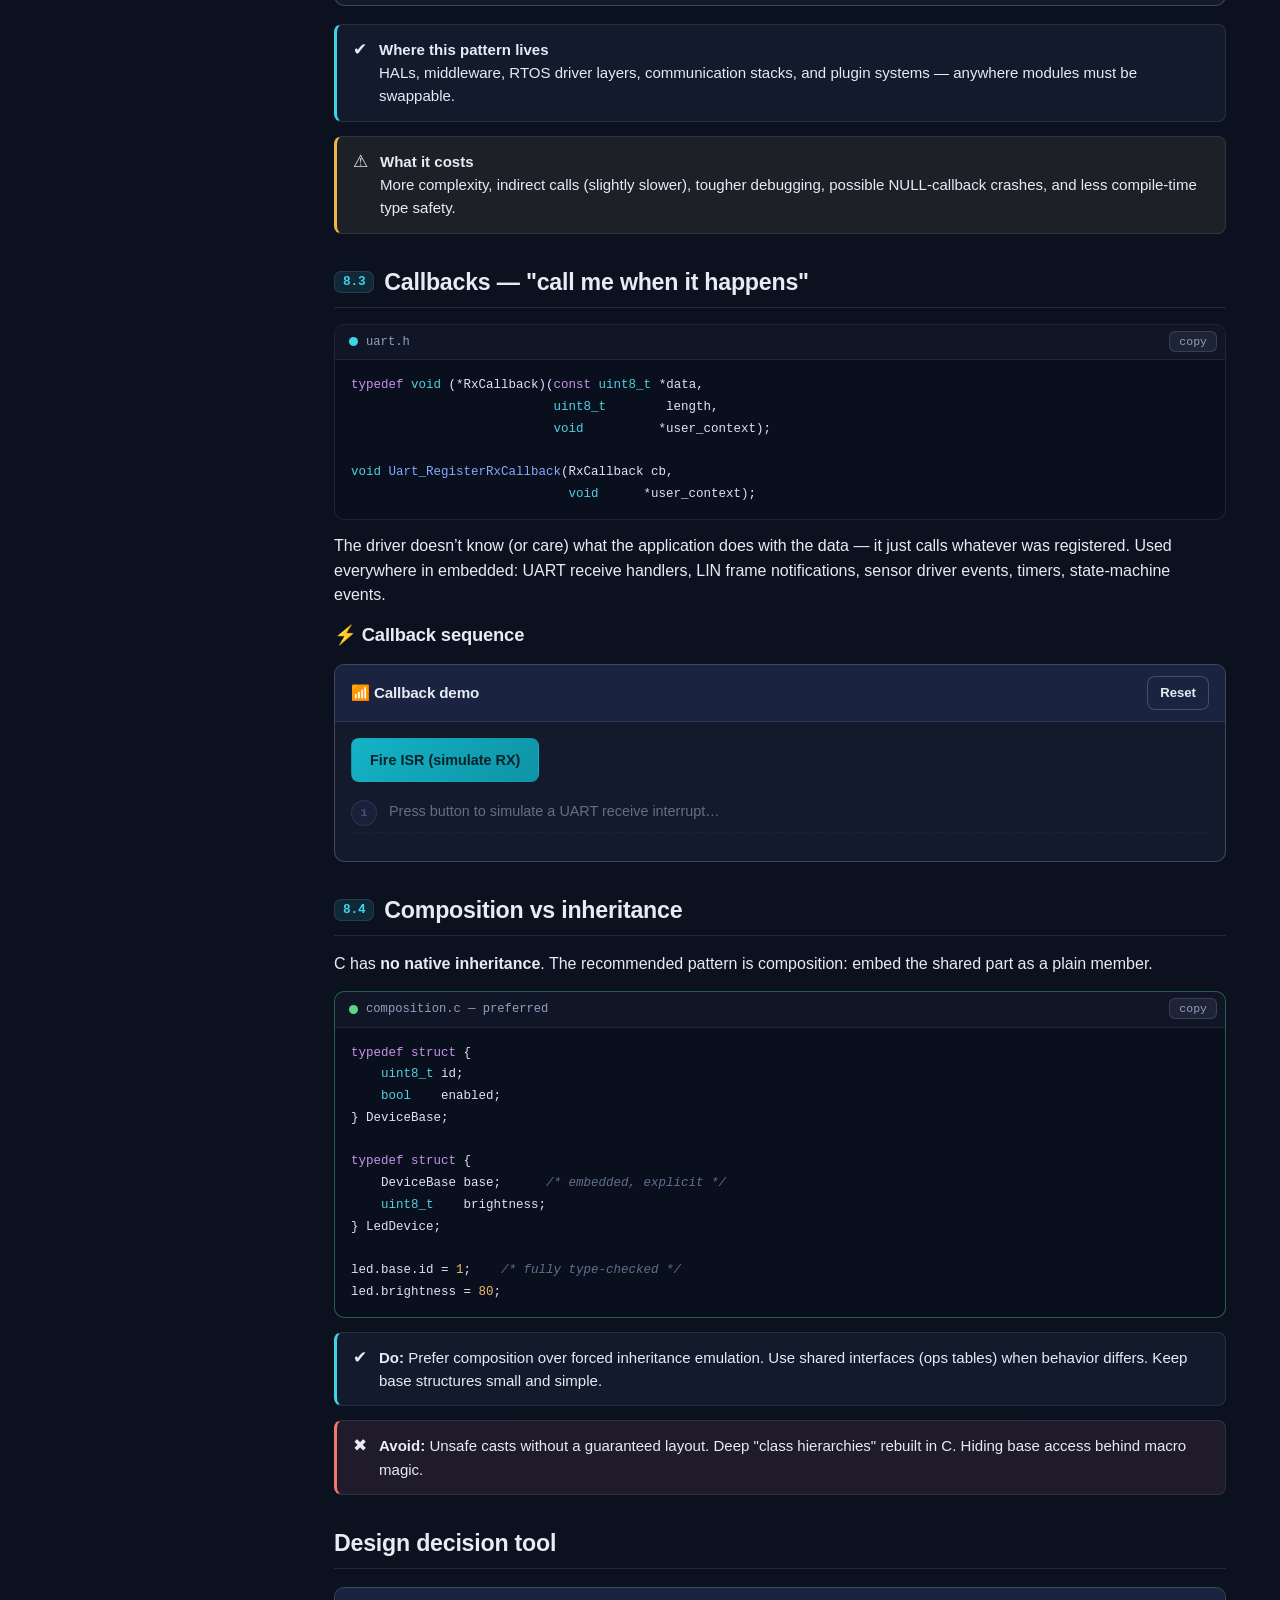
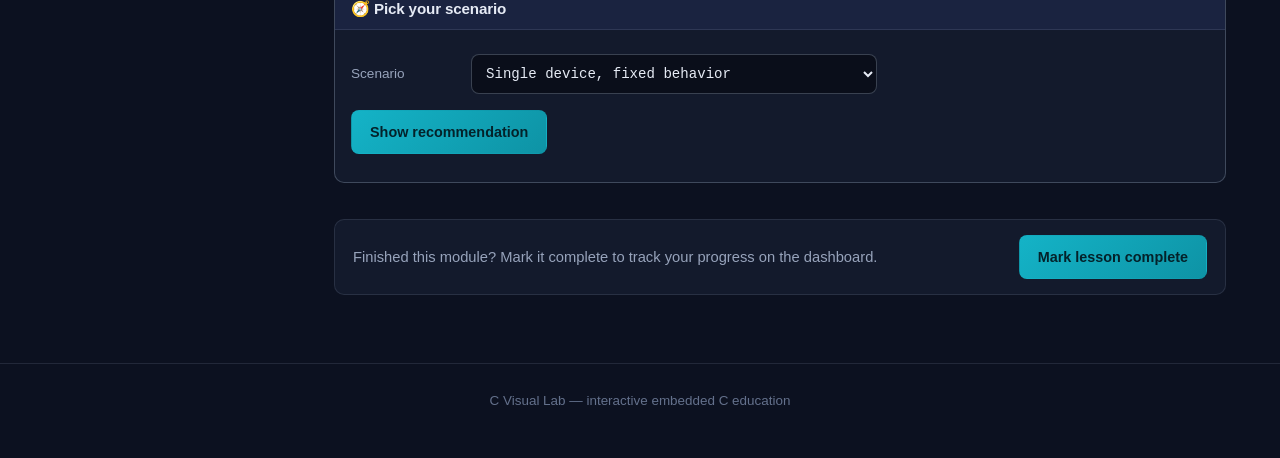
<file: polymorphism.html>
<!DOCTYPE html>
<html lang="en" data-page="polymorphism" data-theme="dark">
<head>
<meta charset="UTF-8">
<meta name="viewport" content="width=device-width, initial-scale=1.0">
<title>Interfaces & Polymorphism — C Visual Lab</title>
<link rel="stylesheet" href="assets/css/style.css">
<link rel="stylesheet" href="assets/css/components.css">
<link rel="stylesheet" href="assets/css/animations.css">
</head>
<body>
<a href="#main-content" class="skip-link">Skip to main content</a>
<nav class="topnav" id="topnav" aria-label="Site navigation"></nav>
<div class="layout">
  <aside class="sidebar" id="sidebar" aria-label="Lesson progress"></aside>
  <main id="main-content">
    <div class="page-head">
      <div class="kicker">Stage 8</div>
      <h1>Interfaces, Function Pointers &amp; Polymorphism</h1>
      <p class="lede">One generic call, many concrete behaviors — built by hand with function pointers.</p>
    </div>

    <section class="block" id="fn-pointers">
      <h2><span class="sec-num">8.1</span> Function pointers, slowly</h2>
      <div class="code-card"><div class="code-title"><span class="dot" style="background:#f4756c"></span>fn-pointer.c</div><pre><code>typedef void (*SetStateFn)(void *context, bool on);
/* │         │ └─ parameters it accepts
   │         └─ "pointer to function"
   └─ return type */

SetStateFn fn = led_set;  /* store the ADDRESS */
fn(led_ctx, true);         /* call through it   */</code></pre></div>
      <ul>
        <li>A function pointer stores <strong>the address of a function</strong>— code, not data.</li>
        <li>Assigning a different function <strong>selects behavior at runtime</strong>.</li>
        <li><code>context</code> points at the specific object the behavior operates on — it plays the role of <code>self</code>.</li>
      </ul>
      <p>Pointer to data answers “<em>which object?</em>”. Pointer to function answers “<em>which behavior?</em>”. An interface bundles both.</p>
    </section>

    <section class="block" id="ops-table">
      <h2><span class="sec-num">8.2</span> A generic interface: the ops table</h2>
      <div class="code-card"><div class="code-title"><span class="dot" style="background:#ab8ff7"></span>device.h</div><pre><code>typedef struct {
    void (*init)(void *context);
    void (*set_enabled)(void *context, bool enabled);
    void (*deinit)(void *context);
} DeviceOps;  /* a hand-built vtable */

typedef struct {
    void           *context;  /* WHICH object   */
    const DeviceOps *ops;     /* WHICH behavior */
} Device;</code></pre></div>
      <div class="code-card"><div class="code-title"><span class="dot" style="background:#5cd58c"></span>led_device.c / buzzer_device.c</div><pre><code>/* led_device.c */
static void led_set(void *ctx, bool on) {
    ((LedState *)ctx)->on = on;  /* LED on/off */
const DeviceOps LED_OPS = { led_init, led_set, led_deinit };

/* buzzer_device.c */
static void buzzer_set(void *ctx, bool on) {
    ((BuzzerState *)ctx)->tone = on ? 2000u : 0u;
const DeviceOps BUZZER_OPS = { buzzer_init, buzzer_set, buzzer_deinit };</code></pre></div>

      <h3>🎭 Dispatch animation — same call, two devices</h3>
      <p>Both buttons run the <em>same generic line</em>: <code>Device_SetEnabled(device, …)</code>. Watch which concrete function the ops table routes to.</p>
      <div class="sim">
        <div class="sim-head"><h3>🔧 Dispatch demo</h3><span class="spacer"></span>
          <button class="btn btn-sm" id="dp-reset">Reset</button>
        </div>
        <div class="sim-body">
          <div class="btn-row">
            <button class="btn btn-primary" id="dp-led-toggle">Toggle LED</button>
            <button class="btn btn-purple" id="dp-buzz-toggle">Toggle Buzzer</button>
          </div>
          <div class="sim-cols">
            <div>
              <div id="dp-led-view" style="font-family:var(--mono);font-size:0.85rem;"></div>
              <div id="dp-buzz-view" style="font-family:var(--mono);font-size:0.85rem;margin-top:8px"></div>
            </div>
            <div>
              <div style="font-size:0.78rem;color:var(--faint);margin-bottom:4px;">Dispatch trace</div>
              <ol class="trace" id="dp-trace" aria-live="polite"><li style="opacity:0.4;padding:6px 0;">Press a button to start…</li></ol>
            </div>
          </div>
        </div>
      </div>

      <div class="callout"><span class="co-icon">✔</span><p><strong>Where this pattern lives</strong><br>HALs, middleware, RTOS driver layers, communication stacks, and plugin systems — anywhere modules must be swappable.</p></div>
      <div class="callout warn"><span class="co-icon">⚠︎</span><p><strong>What it costs</strong><br>More complexity, indirect calls (slightly slower), tougher debugging, possible NULL-callback crashes, and less compile-time type safety.</p></div>
    </section>

    <section class="block" id="callbacks">
      <h2><span class="sec-num">8.3</span> Callbacks — "call me when it happens"</h2>
      <div class="code-card"><div class="code-title"><span class="dot" style="background:#3fd4e5"></span>uart.h</div><pre><code>typedef void (*RxCallback)(const uint8_t *data,
                           uint8_t        length,
                           void          *user_context);

void Uart_RegisterRxCallback(RxCallback cb,
                             void      *user_context);</code></pre></div>
      <p>The driver doesn’t know (or care) what the application does with the data — it just calls whatever was registered. Used everywhere in embedded: UART receive handlers, LIN frame notifications, sensor driver events, timers, state-machine events.</p>

      <h3>⚡ Callback sequence</h3>
      <div class="sim">
        <div class="sim-head"><h3>📶 Callback demo</h3><span class="spacer"></span>
          <button class="btn btn-sm" id="cb-reset">Reset</button>
        </div>
        <div class="sim-body">
          <button class="btn btn-primary" id="cb-fire">Fire ISR (simulate RX)</button>
          <ol class="trace" id="cb-trace" aria-live="polite" style="margin-top:12px"><li style="opacity:0.4;padding:6px 0;">Press button to simulate a UART receive interrupt…</li></ol>
        </div>
      </div>
    </section>

    <section class="block" id="composition">
      <h2><span class="sec-num">8.4</span> Composition vs inheritance</h2>
      <p>C has <strong>no native inheritance</strong>. The recommended pattern is composition: embed the shared part as a plain member.</p>
      <div class="code-card good"><div class="code-title"><span class="dot" style="background:#5cd58c"></span>composition.c — preferred</div><pre><code>typedef struct {
    uint8_t id;
    bool    enabled;
} DeviceBase;

typedef struct {
    DeviceBase base;      /* embedded, explicit */
    uint8_t    brightness;
} LedDevice;

led.base.id = 1;    /* fully type-checked */
led.brightness = 80;</code></pre></div>
      <div class="callout"><span class="co-icon">✔</span><p><strong>Do:</strong> Prefer composition over forced inheritance emulation. Use shared interfaces (ops tables) when behavior differs. Keep base structures small and simple.</p></div>
      <div class="callout danger"><span class="co-icon">✖</span><p><strong>Avoid:</strong> Unsafe casts without a guaranteed layout. Deep "class hierarchies" rebuilt in C. Hiding base access behind macro magic.</p></div>
    </section>

    <section class="block" id="decision">
      <h2>Design decision tool</h2>
      <div class="sim">
        <div class="sim-head"><h3>🧭 Pick your scenario</h3></div>
        <div class="sim-body">
          <div class="field-row">
            <label for="dt-scenario">Scenario</label>
            <select id="dt-scenario">
              <option value="single">Single device, fixed behavior</option>
              <option value="swappable">Multiple interchangeable drivers</option>
              <option value="hide-data">Hide internal state from callers</option>
              <option value="fixed">Performance-critical, known at compile time</option>
              <option value="embedded">Long-running embedded system, no heap</option>
            </select>
          </div>
          <button class="btn btn-primary" id="dt-run" style="margin-top:8px">Show recommendation</button>
          <div id="dt-answer" style="margin-top:12px"></div>
        </div>
      </div>
    </section>

    <div class="complete-strip" data-complete-strip>
      <div class="cs-msg"></div>
      <button class="btn btn-primary"></button>
    </div>
  </main>
</div>
<footer class="site-footer"><p>C Visual Lab — interactive embedded C education</p></footer>
<script src="assets/js/app.js"></script>
<script src="assets/js/navigation.js"></script>
<script src="assets/js/visualizer.js"></script>
</body>
</html>
</file>
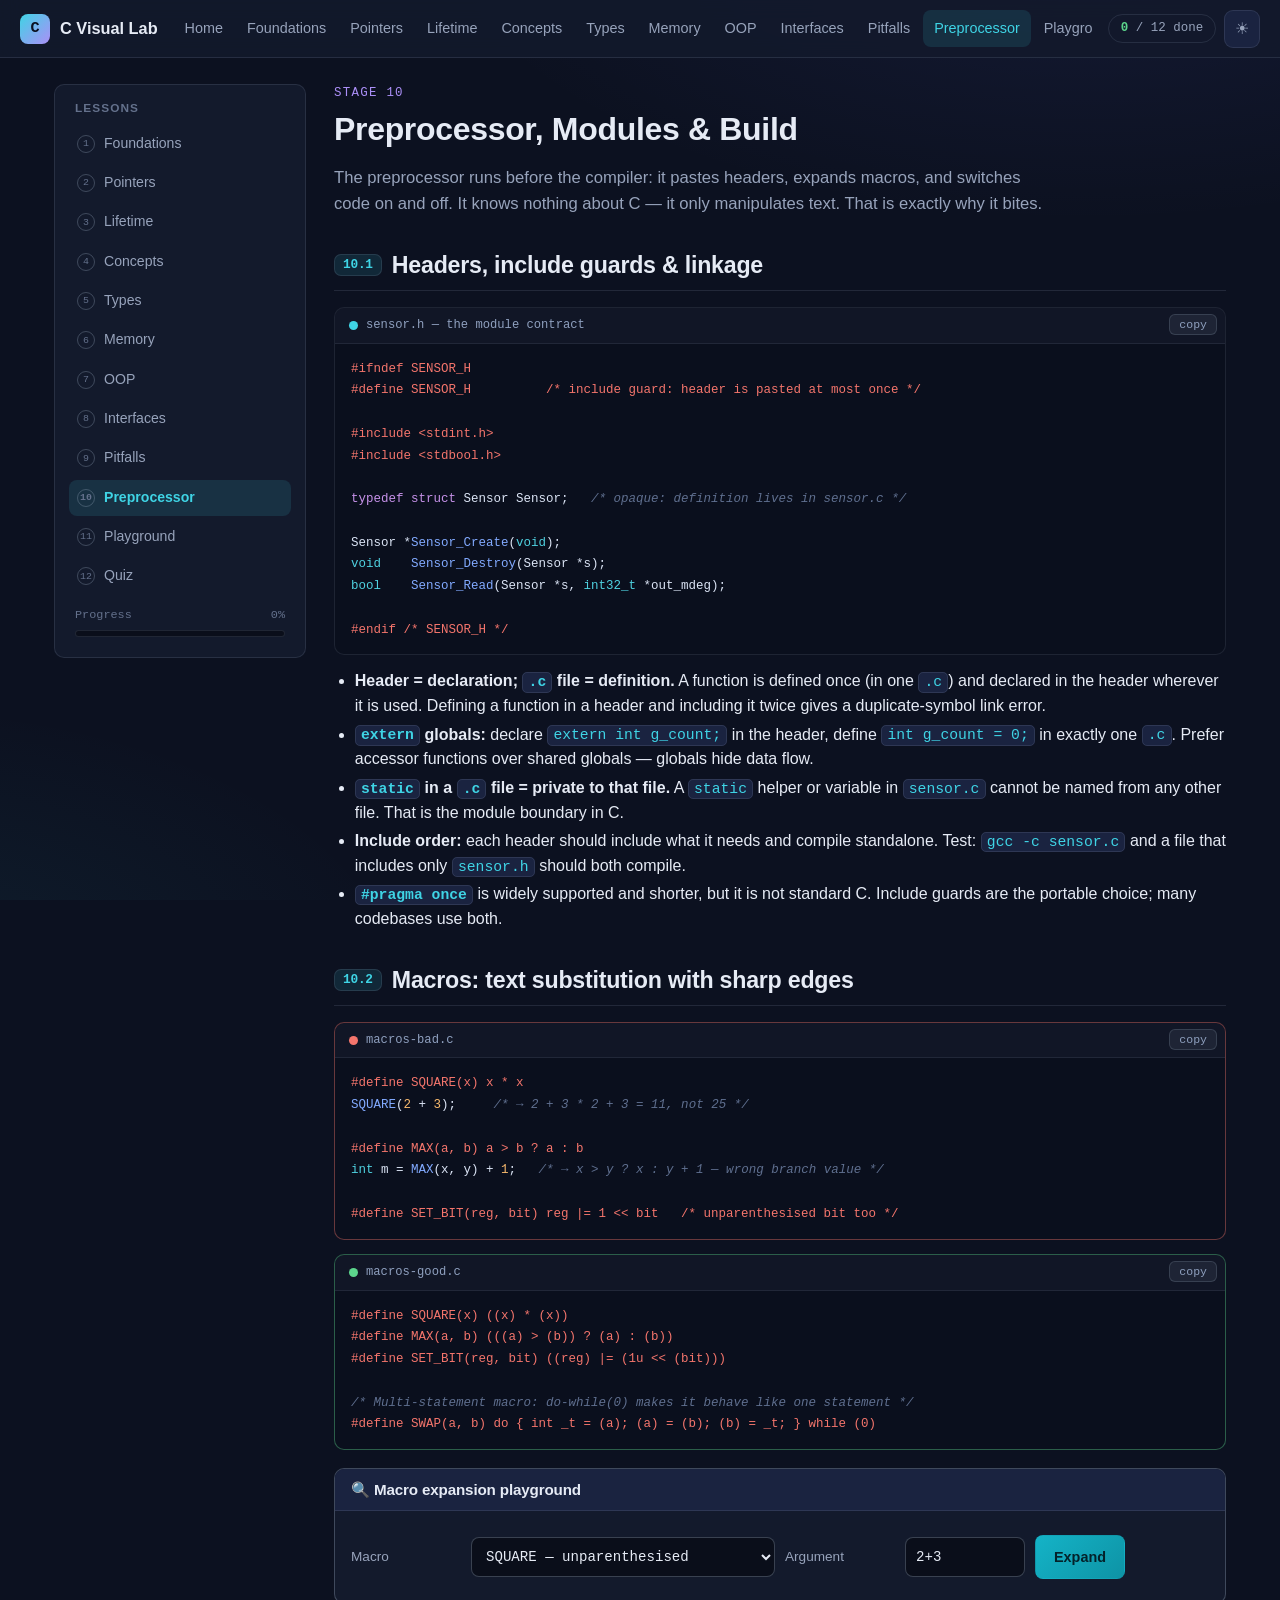
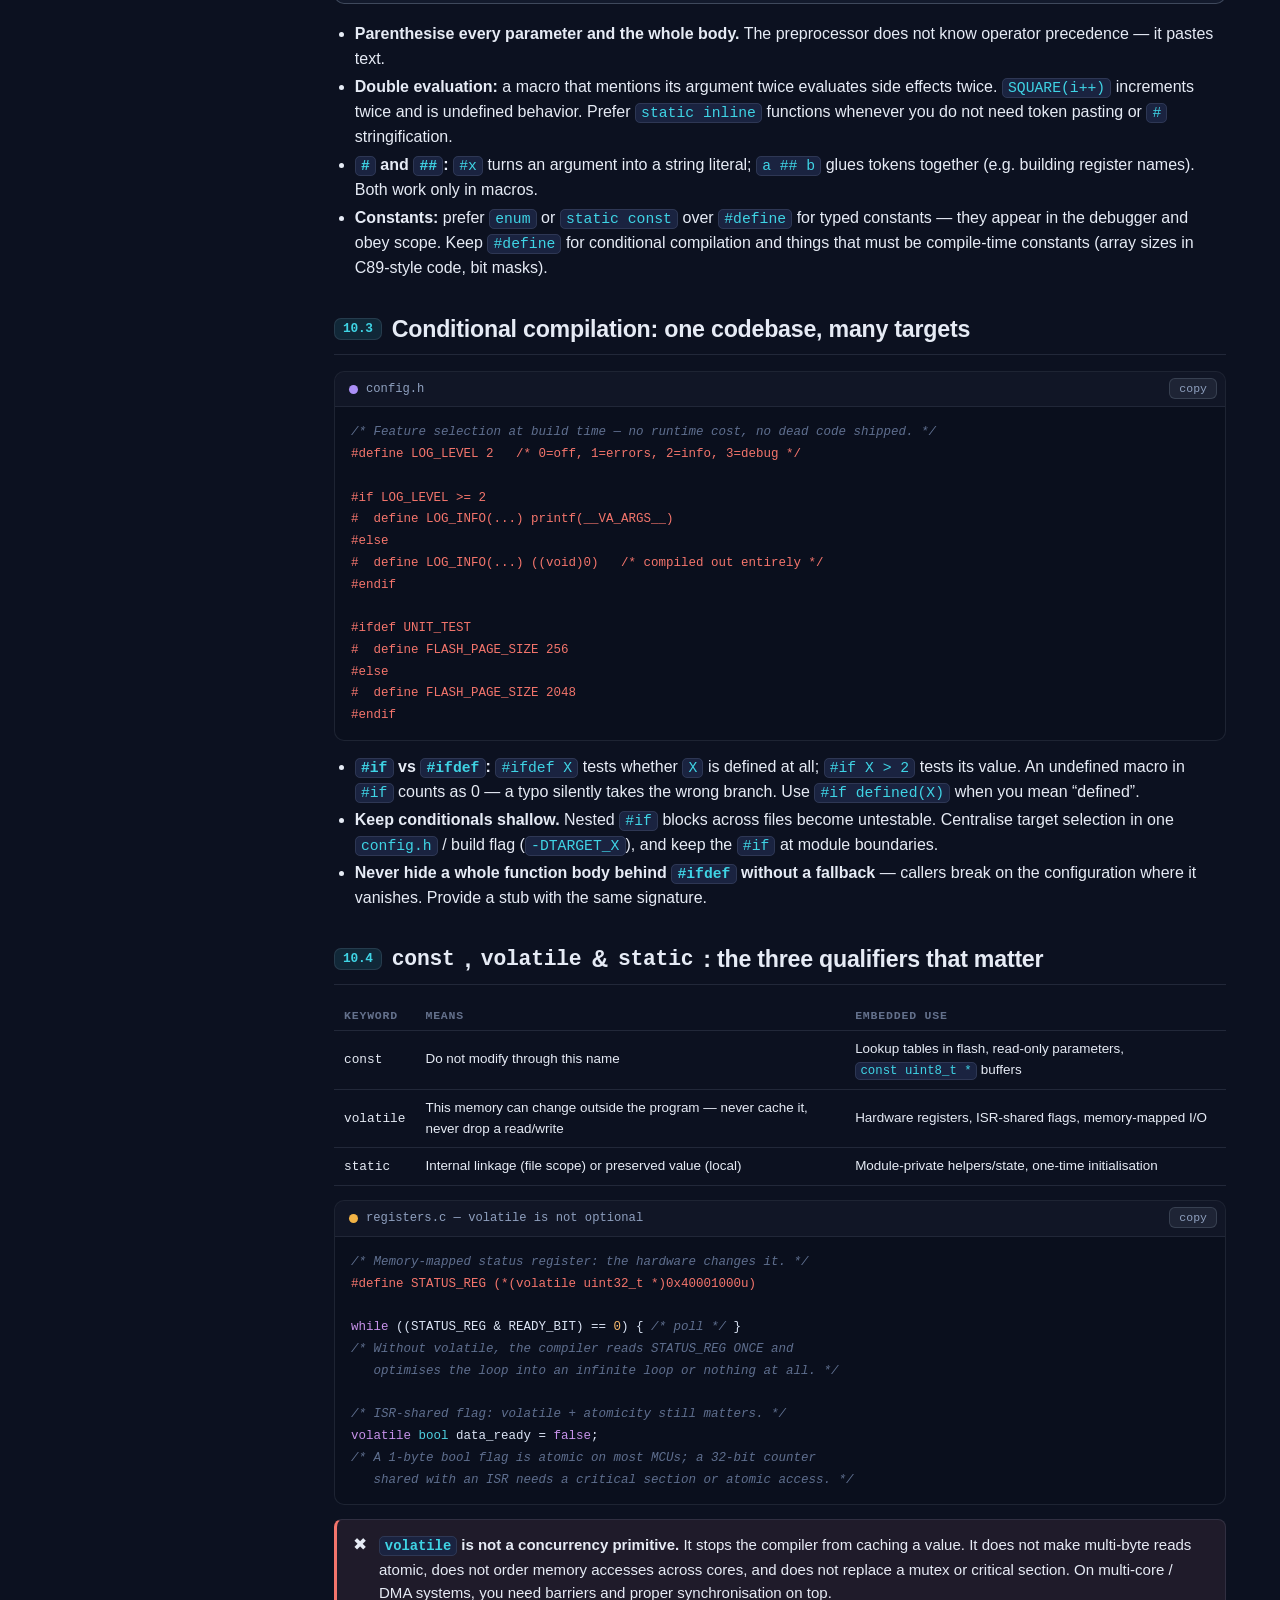
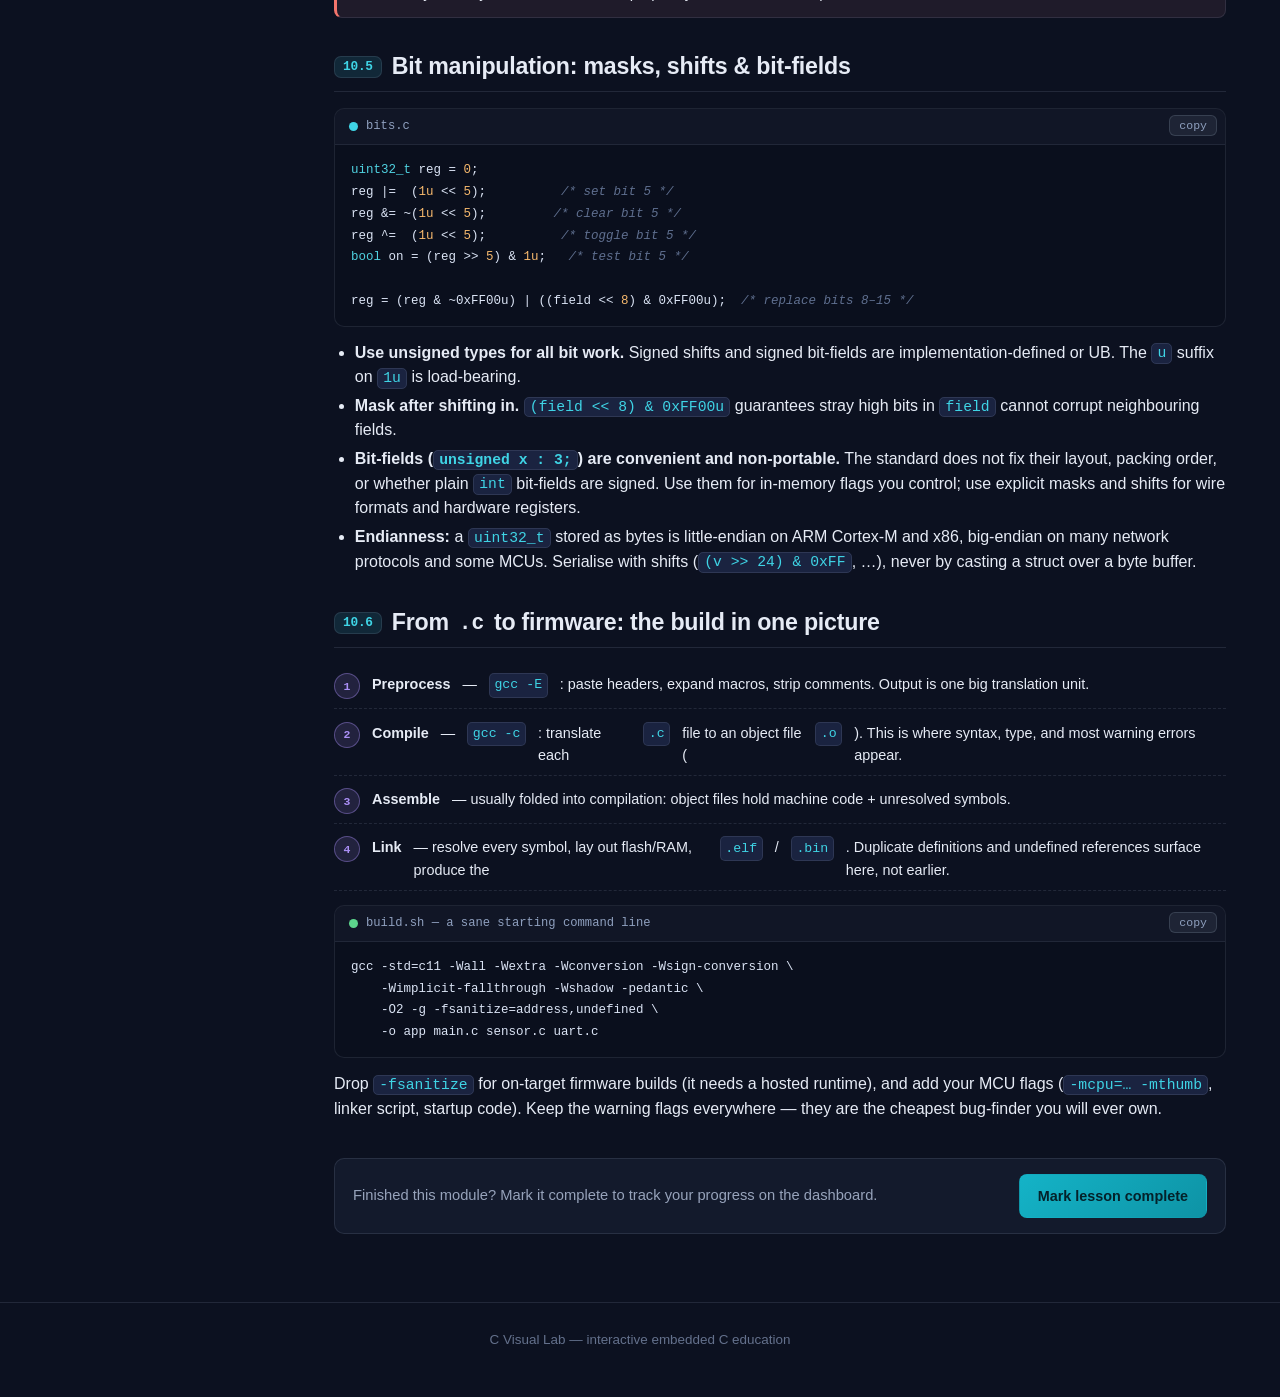
<file: preprocessor-build.html>
<!DOCTYPE html>
<html lang="en" data-page="preprocessor-build" data-theme="dark">
<head>
<meta charset="UTF-8">
<meta name="viewport" content="width=device-width, initial-scale=1.0">
<title>Preprocessor, Modules &amp; Build — C Visual Lab</title>
<link rel="stylesheet" href="assets/css/style.css">
<link rel="stylesheet" href="assets/css/components.css">
<link rel="stylesheet" href="assets/css/animations.css">
</head>
<body>
<a href="#main-content" class="skip-link">Skip to main content</a>
<nav class="topnav" id="topnav" aria-label="Site navigation"></nav>
<div class="layout"><aside class="sidebar" id="sidebar" aria-label="Lesson progress"></aside>
<main id="main-content">
  <div class="page-head"><div class="kicker">Stage 10</div><h1>Preprocessor, Modules &amp; Build</h1>
    <p class="lede">The preprocessor runs before the compiler: it pastes headers, expands macros, and switches code on and off. It knows nothing about C — it only manipulates text. That is exactly why it bites.</p></div>

  <section class="block" id="headers">
    <h2><span class="sec-num">10.1</span> Headers, include guards &amp; linkage</h2>
    <div class="code-card"><div class="code-title"><span class="dot" style="background:#3fd4e5"></span>sensor.h — the module contract</div><pre><code>#ifndef SENSOR_H
#define SENSOR_H          /* include guard: header is pasted at most once */

#include &lt;stdint.h&gt;
#include &lt;stdbool.h&gt;

typedef struct Sensor Sensor;   /* opaque: definition lives in sensor.c */

Sensor *Sensor_Create(void);
void    Sensor_Destroy(Sensor *s);
bool    Sensor_Read(Sensor *s, int32_t *out_mdeg);

#endif /* SENSOR_H */</code></pre></div>
    <ul>
      <li><strong>Header = declaration; <code>.c</code> file = definition.</strong> A function is defined once (in one <code>.c</code>) and declared in the header wherever it is used. Defining a function in a header and including it twice gives a duplicate-symbol link error.</li>
      <li><strong><code>extern</code> globals:</strong> declare <code>extern int g_count;</code> in the header, define <code>int g_count = 0;</code> in exactly one <code>.c</code>. Prefer accessor functions over shared globals — globals hide data flow.</li>
      <li><strong><code>static</code> in a <code>.c</code> file = private to that file.</strong> A <code>static</code> helper or variable in <code>sensor.c</code> cannot be named from any other file. That is the module boundary in C.</li>
      <li><strong>Include order:</strong> each header should include what it needs and compile standalone. Test: <code>gcc -c sensor.c</code> and a file that includes only <code>sensor.h</code> should both compile.</li>
      <li><strong><code>#pragma once</code></strong> is widely supported and shorter, but it is not standard C. Include guards are the portable choice; many codebases use both.</li>
    </ul>
  </section>

  <section class="block" id="macros">
    <h2><span class="sec-num">10.2</span> Macros: text substitution with sharp edges</h2>
    <div class="code-card bad"><div class="code-title"><span class="dot" style="background:#f4756c"></span>macros-bad.c</div><pre><code>#define SQUARE(x) x * x
SQUARE(2 + 3);     /* → 2 + 3 * 2 + 3 = 11, not 25 */

#define MAX(a, b) a &gt; b ? a : b
int m = MAX(x, y) + 1;   /* → x &gt; y ? x : y + 1 — wrong branch value */

#define SET_BIT(reg, bit) reg |= 1 &lt;&lt; bit   /* unparenthesised bit too */</code></pre></div>
    <div class="code-card good"><div class="code-title"><span class="dot" style="background:#5cd58c"></span>macros-good.c</div><pre><code>#define SQUARE(x) ((x) * (x))
#define MAX(a, b) (((a) &gt; (b)) ? (a) : (b))
#define SET_BIT(reg, bit) ((reg) |= (1u &lt;&lt; (bit)))

/* Multi-statement macro: do-while(0) makes it behave like one statement */
#define SWAP(a, b) do { int _t = (a); (a) = (b); (b) = _t; } while (0)</code></pre></div>
    <div class="sim"><div class="sim-head"><h3>🔍 Macro expansion playground</h3><span class="spacer"></span></div>
      <div class="sim-body">
        <div class="field-row"><label for="macro-pick">Macro</label>
          <select id="macro-pick">
            <option value="square-bad">SQUARE — unparenthesised</option>
            <option value="square-good">SQUARE — parenthesised</option>
            <option value="double-eval">SQUARE(i++) — double evaluation</option>
            <option value="max">MAX(a, 5)</option>
          </select>
          <label for="macro-arg">Argument</label><input type="text" id="macro-arg" value="2+3" style="max-width:120px">
          <button class="btn btn-primary" id="macro-run">Expand</button>
        </div>
        <div id="macro-out"></div>
      </div></div>
    <ul>
      <li><strong>Parenthesise every parameter and the whole body.</strong> The preprocessor does not know operator precedence — it pastes text.</li>
      <li><strong>Double evaluation:</strong> a macro that mentions its argument twice evaluates side effects twice. <code>SQUARE(i++)</code> increments twice and is undefined behavior. Prefer <code>static inline</code> functions whenever you do not need token pasting or <code>#</code> stringification.</li>
      <li><strong><code>#</code> and <code>##</code>:</strong> <code>#x</code> turns an argument into a string literal; <code>a ## b</code> glues tokens together (e.g. building register names). Both work only in macros.</li>
      <li><strong>Constants:</strong> prefer <code>enum</code> or <code>static const</code> over <code>#define</code> for typed constants — they appear in the debugger and obey scope. Keep <code>#define</code> for conditional compilation and things that must be compile-time constants (array sizes in C89-style code, bit masks).</li>
    </ul>
  </section>

  <section class="block" id="conditional">
    <h2><span class="sec-num">10.3</span> Conditional compilation: one codebase, many targets</h2>
    <div class="code-card"><div class="code-title"><span class="dot" style="background:#ab8ff7"></span>config.h</div><pre><code>/* Feature selection at build time — no runtime cost, no dead code shipped. */
#define LOG_LEVEL 2   /* 0=off, 1=errors, 2=info, 3=debug */

#if LOG_LEVEL &gt;= 2
#  define LOG_INFO(...) printf(__VA_ARGS__)
#else
#  define LOG_INFO(...) ((void)0)   /* compiled out entirely */
#endif

#ifdef UNIT_TEST
#  define FLASH_PAGE_SIZE 256
#else
#  define FLASH_PAGE_SIZE 2048
#endif</code></pre></div>
    <ul>
      <li><strong><code>#if</code> vs <code>#ifdef</code>:</strong> <code>#ifdef X</code> tests whether <code>X</code> is defined at all; <code>#if X &gt; 2</code> tests its value. An undefined macro in <code>#if</code> counts as 0 — a typo silently takes the wrong branch. Use <code>#if defined(X)</code> when you mean “defined”.</li>
      <li><strong>Keep conditionals shallow.</strong> Nested <code>#if</code> blocks across files become untestable. Centralise target selection in one <code>config.h</code> / build flag (<code>-DTARGET_X</code>), and keep the <code>#if</code> at module boundaries.</li>
      <li><strong>Never hide a whole function body behind <code>#ifdef</code> without a fallback</strong> — callers break on the configuration where it vanishes. Provide a stub with the same signature.</li>
    </ul>
  </section>

  <section class="block" id="qualifiers">
    <h2><span class="sec-num">10.4</span> <code>const</code>, <code>volatile</code> &amp; <code>static</code>: the three qualifiers that matter</h2>
    <table class="data"><thead><tr><th>Keyword</th><th>Means</th><th>Embedded use</th></tr></thead><tbody>
      <tr><td class="mono">const</td><td>Do not modify through this name</td><td>Lookup tables in flash, read-only parameters, <code>const uint8_t *</code> buffers</td></tr>
      <tr><td class="mono">volatile</td><td>This memory can change outside the program — never cache it, never drop a read/write</td><td>Hardware registers, ISR-shared flags, memory-mapped I/O</td></tr>
      <tr><td class="mono">static</td><td>Internal linkage (file scope) or preserved value (local)</td><td>Module-private helpers/state, one-time initialisation</td></tr>
    </tbody></table>
    <div class="code-card"><div class="code-title"><span class="dot" style="background:#f2b345"></span>registers.c — volatile is not optional</div><pre><code>/* Memory-mapped status register: the hardware changes it. */
#define STATUS_REG (*(volatile uint32_t *)0x40001000u)

while ((STATUS_REG &amp; READY_BIT) == 0) { /* poll */ }
/* Without volatile, the compiler reads STATUS_REG ONCE and
   optimises the loop into an infinite loop or nothing at all. */

/* ISR-shared flag: volatile + atomicity still matters. */
volatile bool data_ready = false;
/* A 1-byte bool flag is atomic on most MCUs; a 32-bit counter
   shared with an ISR needs a critical section or atomic access. */</code></pre></div>
    <div class="callout danger"><span class="co-icon">✖</span><p><strong><code>volatile</code> is not a concurrency primitive.</strong> It stops the compiler from caching a value. It does not make multi-byte reads atomic, does not order memory accesses across cores, and does not replace a mutex or critical section. On multi-core / DMA systems, you need barriers and proper synchronisation on top.</p></div>
  </section>

  <section class="block" id="bits">
    <h2><span class="sec-num">10.5</span> Bit manipulation: masks, shifts &amp; bit-fields</h2>
    <div class="code-card"><div class="code-title"><span class="dot" style="background:#3fd4e5"></span>bits.c</div><pre><code>uint32_t reg = 0;
reg |=  (1u &lt;&lt; 5);          /* set bit 5 */
reg &amp;= ~(1u &lt;&lt; 5);         /* clear bit 5 */
reg ^=  (1u &lt;&lt; 5);          /* toggle bit 5 */
bool on = (reg &gt;&gt; 5) &amp; 1u;   /* test bit 5 */

reg = (reg &amp; ~0xFF00u) | ((field &lt;&lt; 8) &amp; 0xFF00u);  /* replace bits 8–15 */</code></pre></div>
    <ul>
      <li><strong>Use unsigned types for all bit work.</strong> Signed shifts and signed bit-fields are implementation-defined or UB. The <code>u</code> suffix on <code>1u</code> is load-bearing.</li>
      <li><strong>Mask after shifting in.</strong> <code>(field &lt;&lt; 8) &amp; 0xFF00u</code> guarantees stray high bits in <code>field</code> cannot corrupt neighbouring fields.</li>
      <li><strong>Bit-fields (<code>unsigned x : 3;</code>) are convenient and non-portable.</strong> The standard does not fix their layout, packing order, or whether plain <code>int</code> bit-fields are signed. Use them for in-memory flags you control; use explicit masks and shifts for wire formats and hardware registers.</li>
      <li><strong>Endianness:</strong> a <code>uint32_t</code> stored as bytes is little-endian on ARM Cortex-M and x86, big-endian on many network protocols and some MCUs. Serialise with shifts (<code>(v &gt;&gt; 24) &amp; 0xFF</code>, …), never by casting a struct over a byte buffer.</li>
    </ul>
  </section>

  <section class="block" id="build">
    <h2><span class="sec-num">10.6</span> From <code>.c</code> to firmware: the build in one picture</h2>
    <ol class="trace">
      <li><strong>Preprocess</strong> — <code>gcc -E</code>: paste headers, expand macros, strip comments. Output is one big translation unit.</li>
      <li><strong>Compile</strong> — <code>gcc -c</code>: translate each <code>.c</code> file to an object file (<code>.o</code>). This is where syntax, type, and most warning errors appear.</li>
      <li><strong>Assemble</strong> — usually folded into compilation: object files hold machine code + unresolved symbols.</li>
      <li><strong>Link</strong> — resolve every symbol, lay out flash/RAM, produce the <code>.elf</code> / <code>.bin</code>. Duplicate definitions and undefined references surface here, not earlier.</li>
    </ol>
    <div class="code-card"><div class="code-title"><span class="dot" style="background:#5cd58c"></span>build.sh — a sane starting command line</div><pre><code>gcc -std=c11 -Wall -Wextra -Wconversion -Wsign-conversion \
    -Wimplicit-fallthrough -Wshadow -pedantic \
    -O2 -g -fsanitize=address,undefined \
    -o app main.c sensor.c uart.c</code></pre></div>
    <p>Drop <code>-fsanitize</code> for on-target firmware builds (it needs a hosted runtime), and add your MCU flags (<code>-mcpu=… -mthumb</code>, linker script, startup code). Keep the warning flags everywhere — they are the cheapest bug-finder you will ever own.</p>
  </section>

  <div class="complete-strip" data-complete-strip><div class="cs-msg"></div><button class="btn btn-primary"></button></div>
</main></div>
<footer class="site-footer"><p>C Visual Lab — interactive embedded C education</p></footer>
<script src="assets/js/app.js"></script>
<script src="assets/js/navigation.js"></script>
<script src="assets/js/deep-dive.js"></script>
</body></html>
</file>
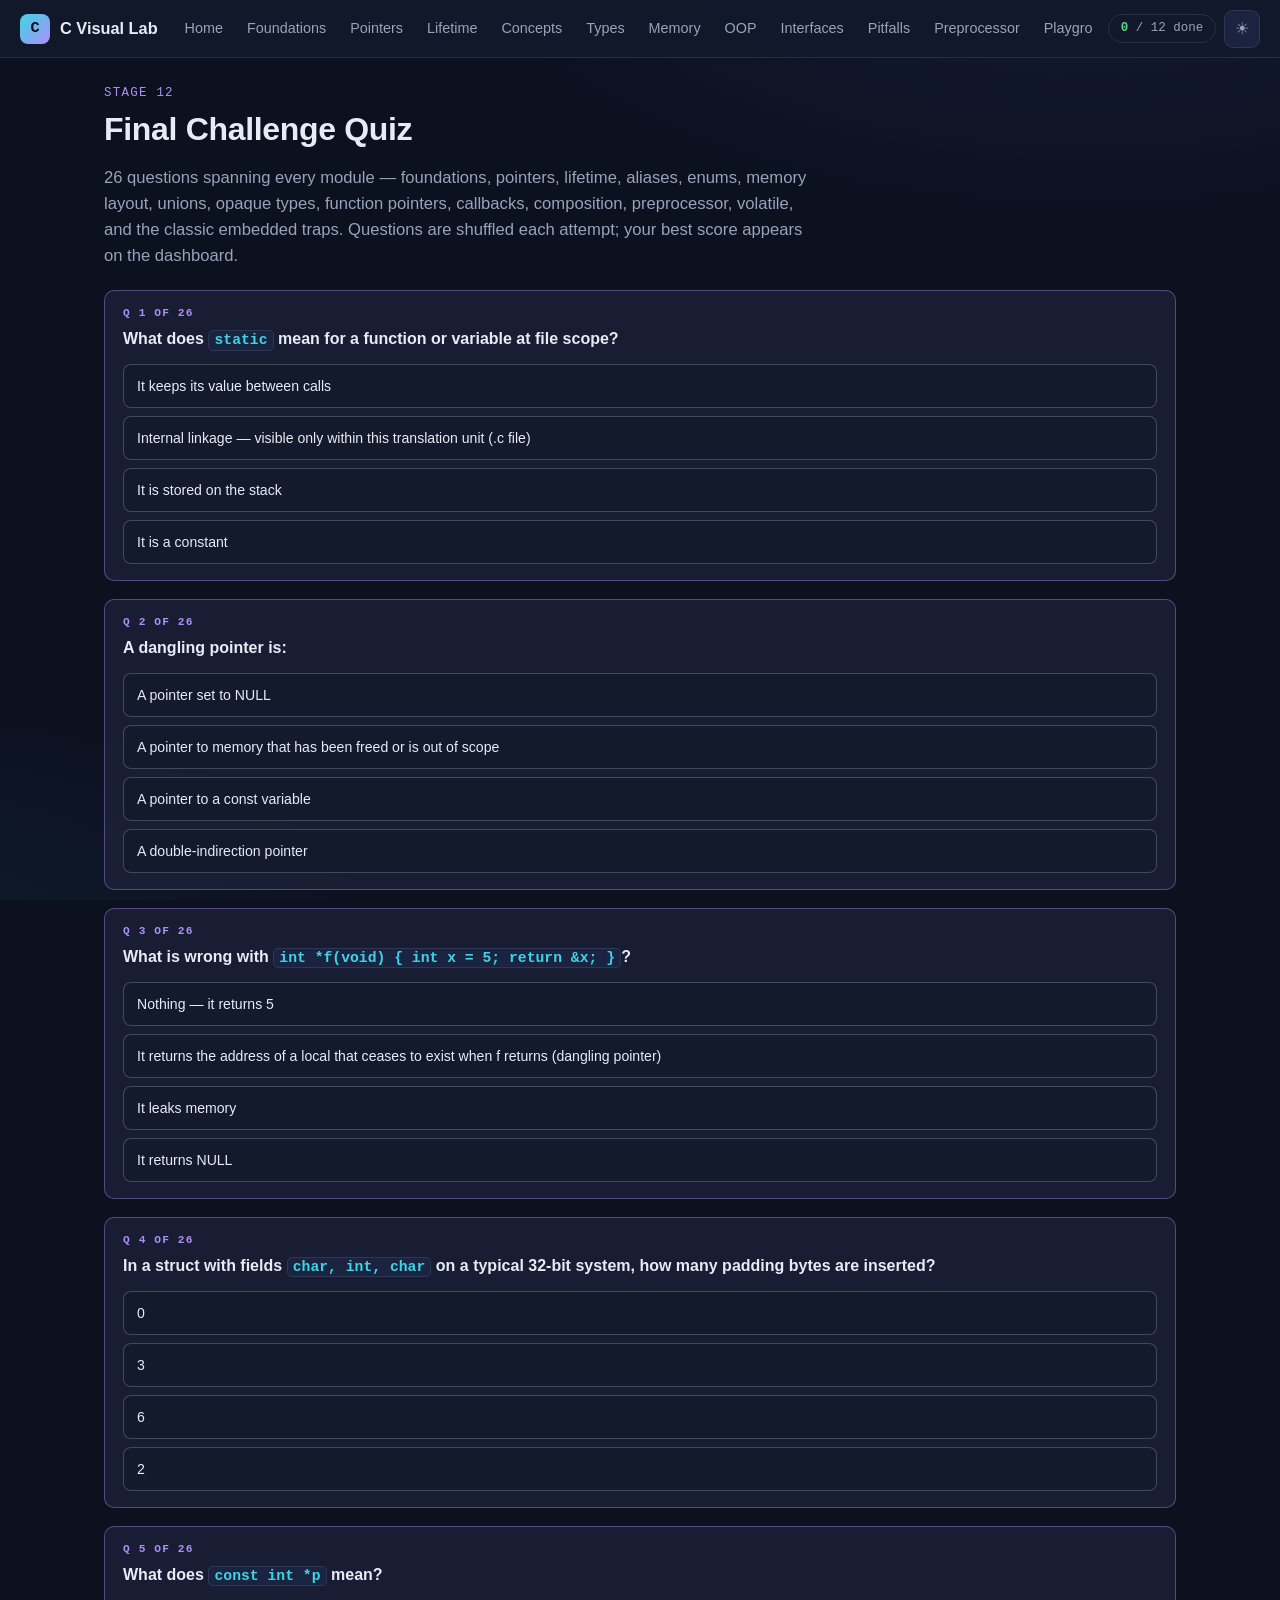
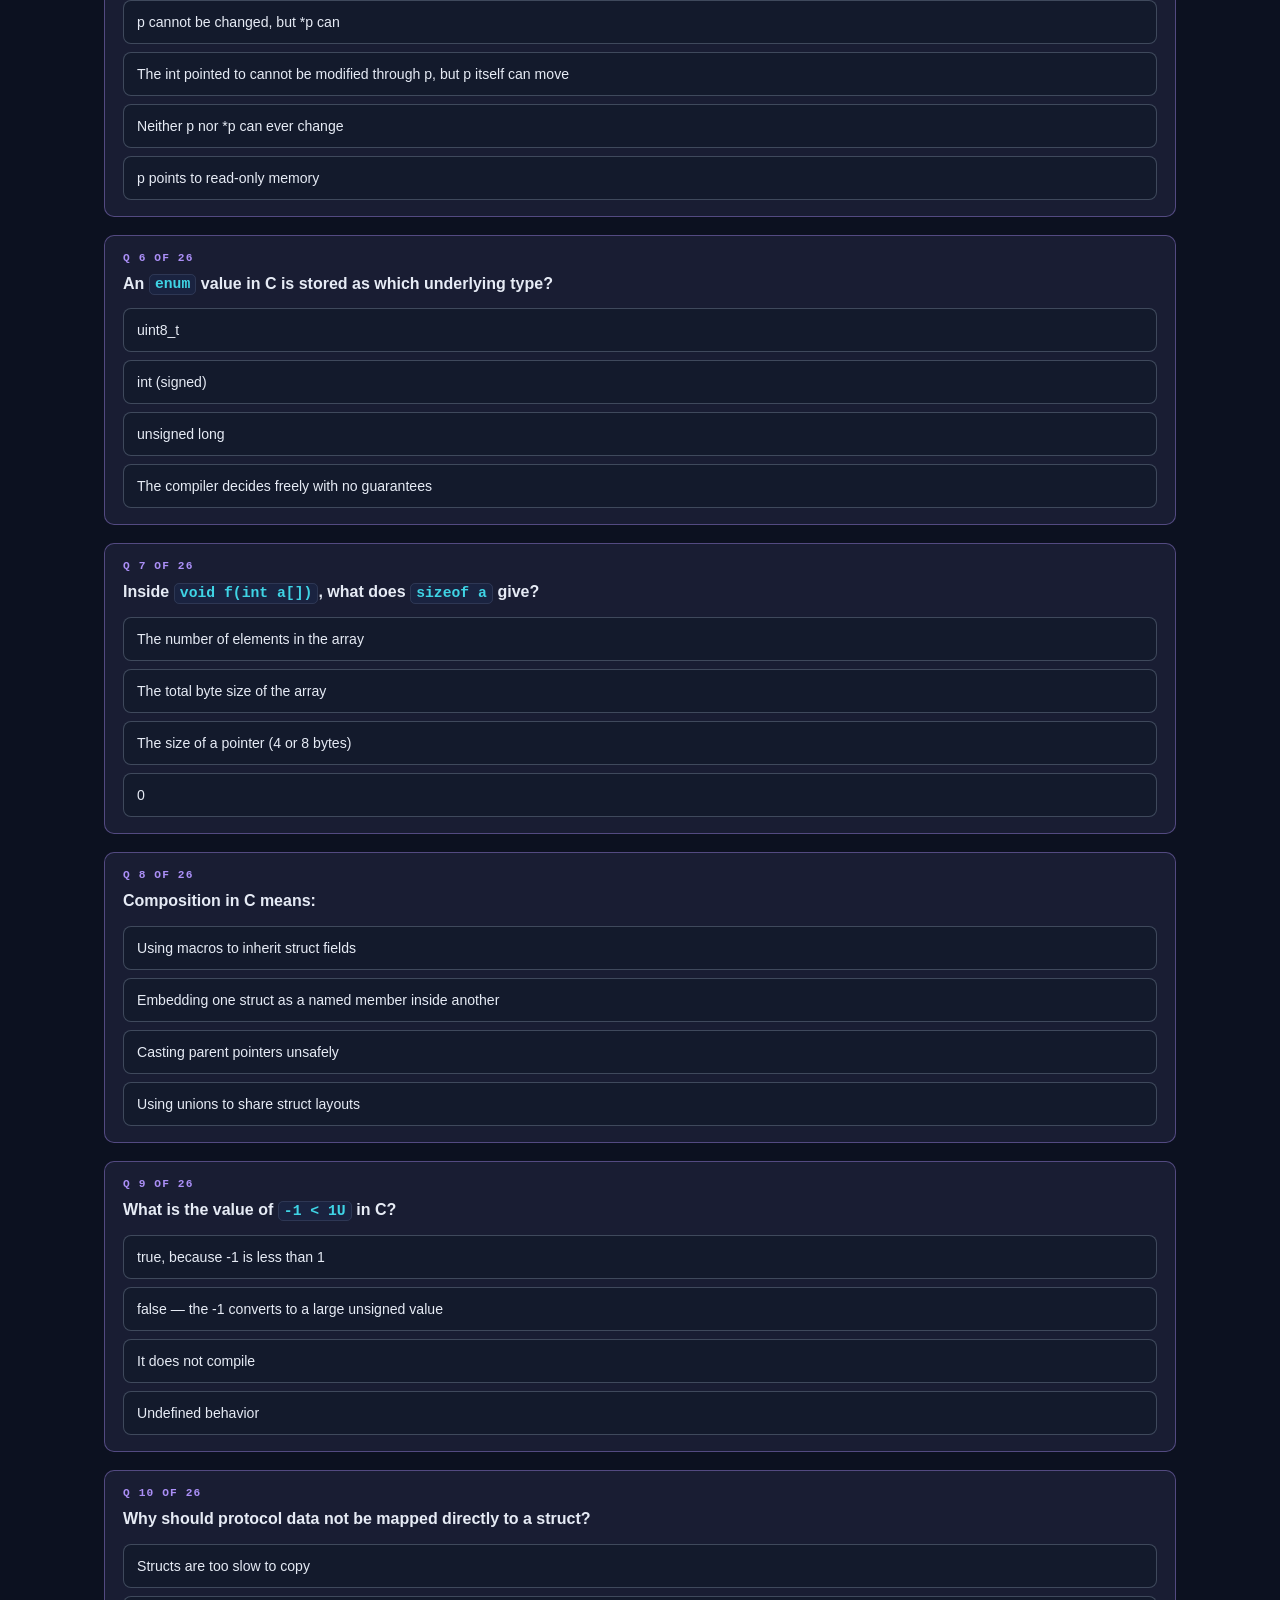
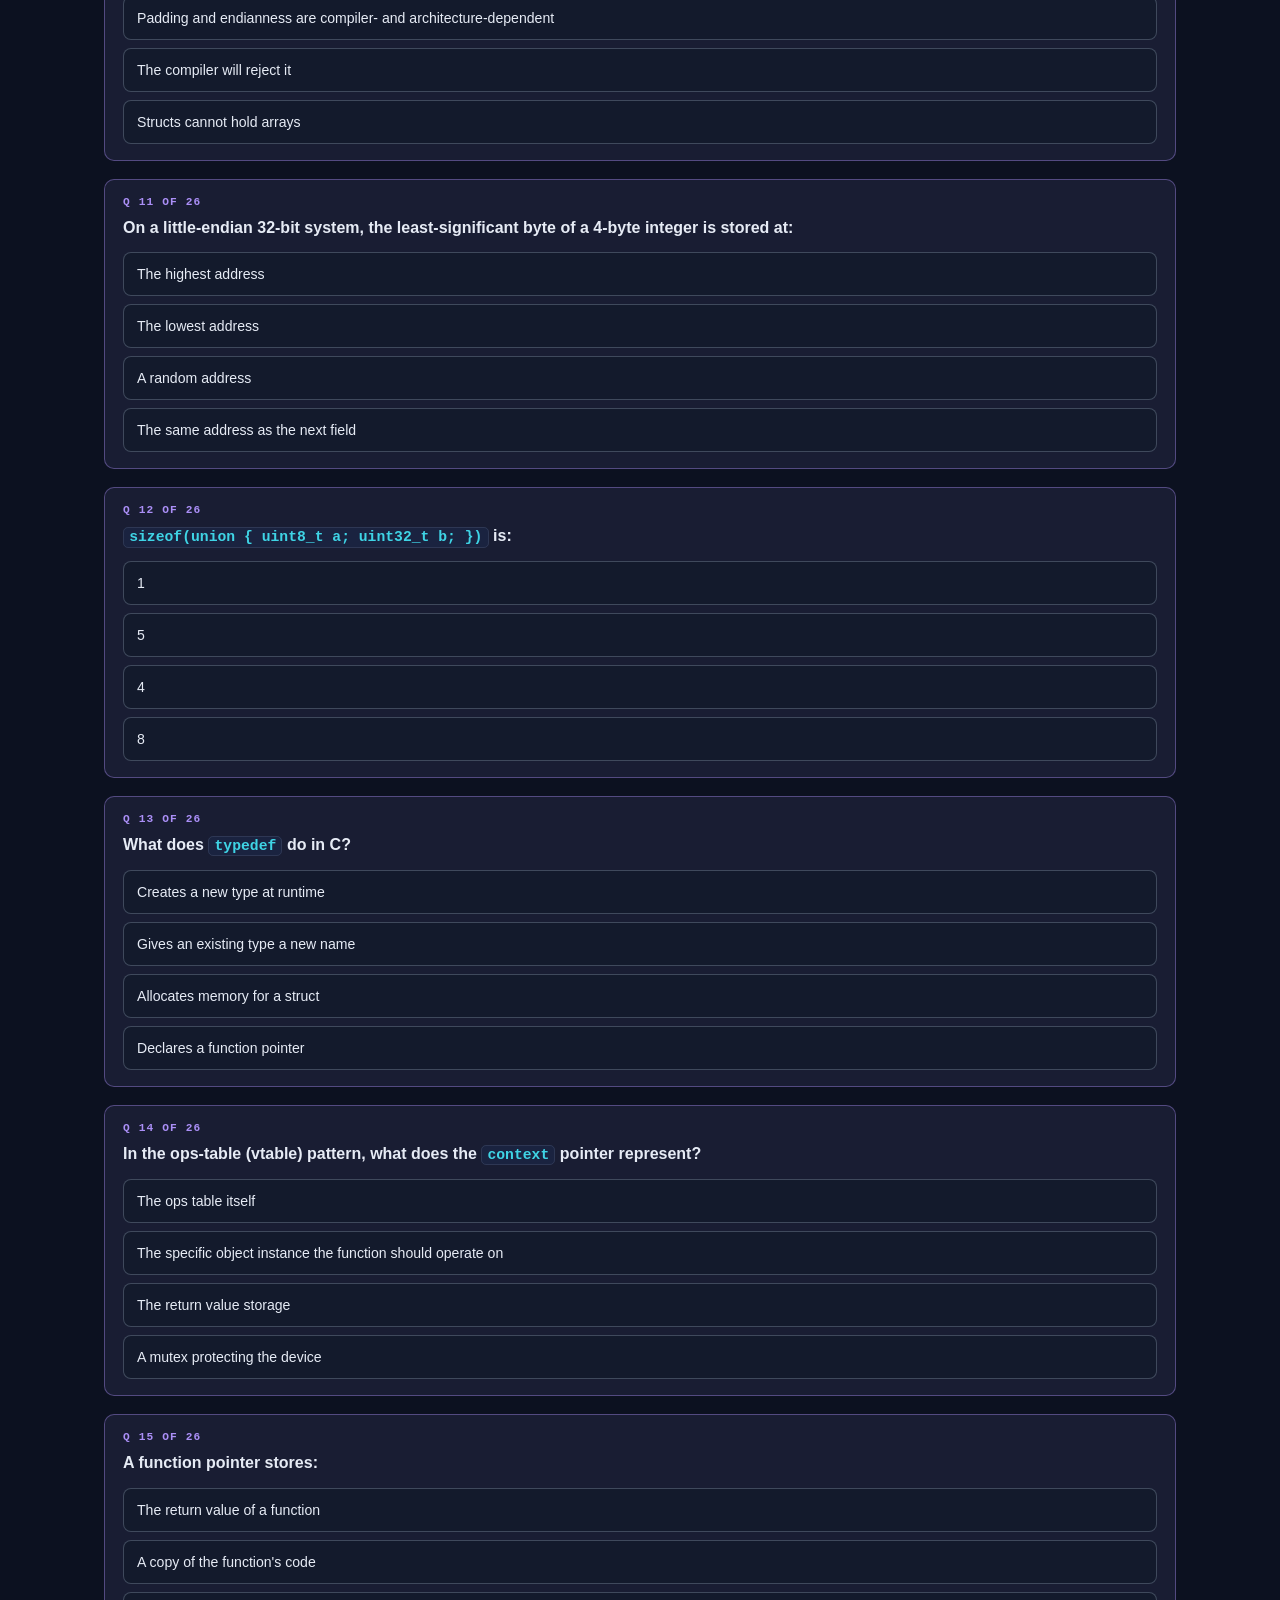
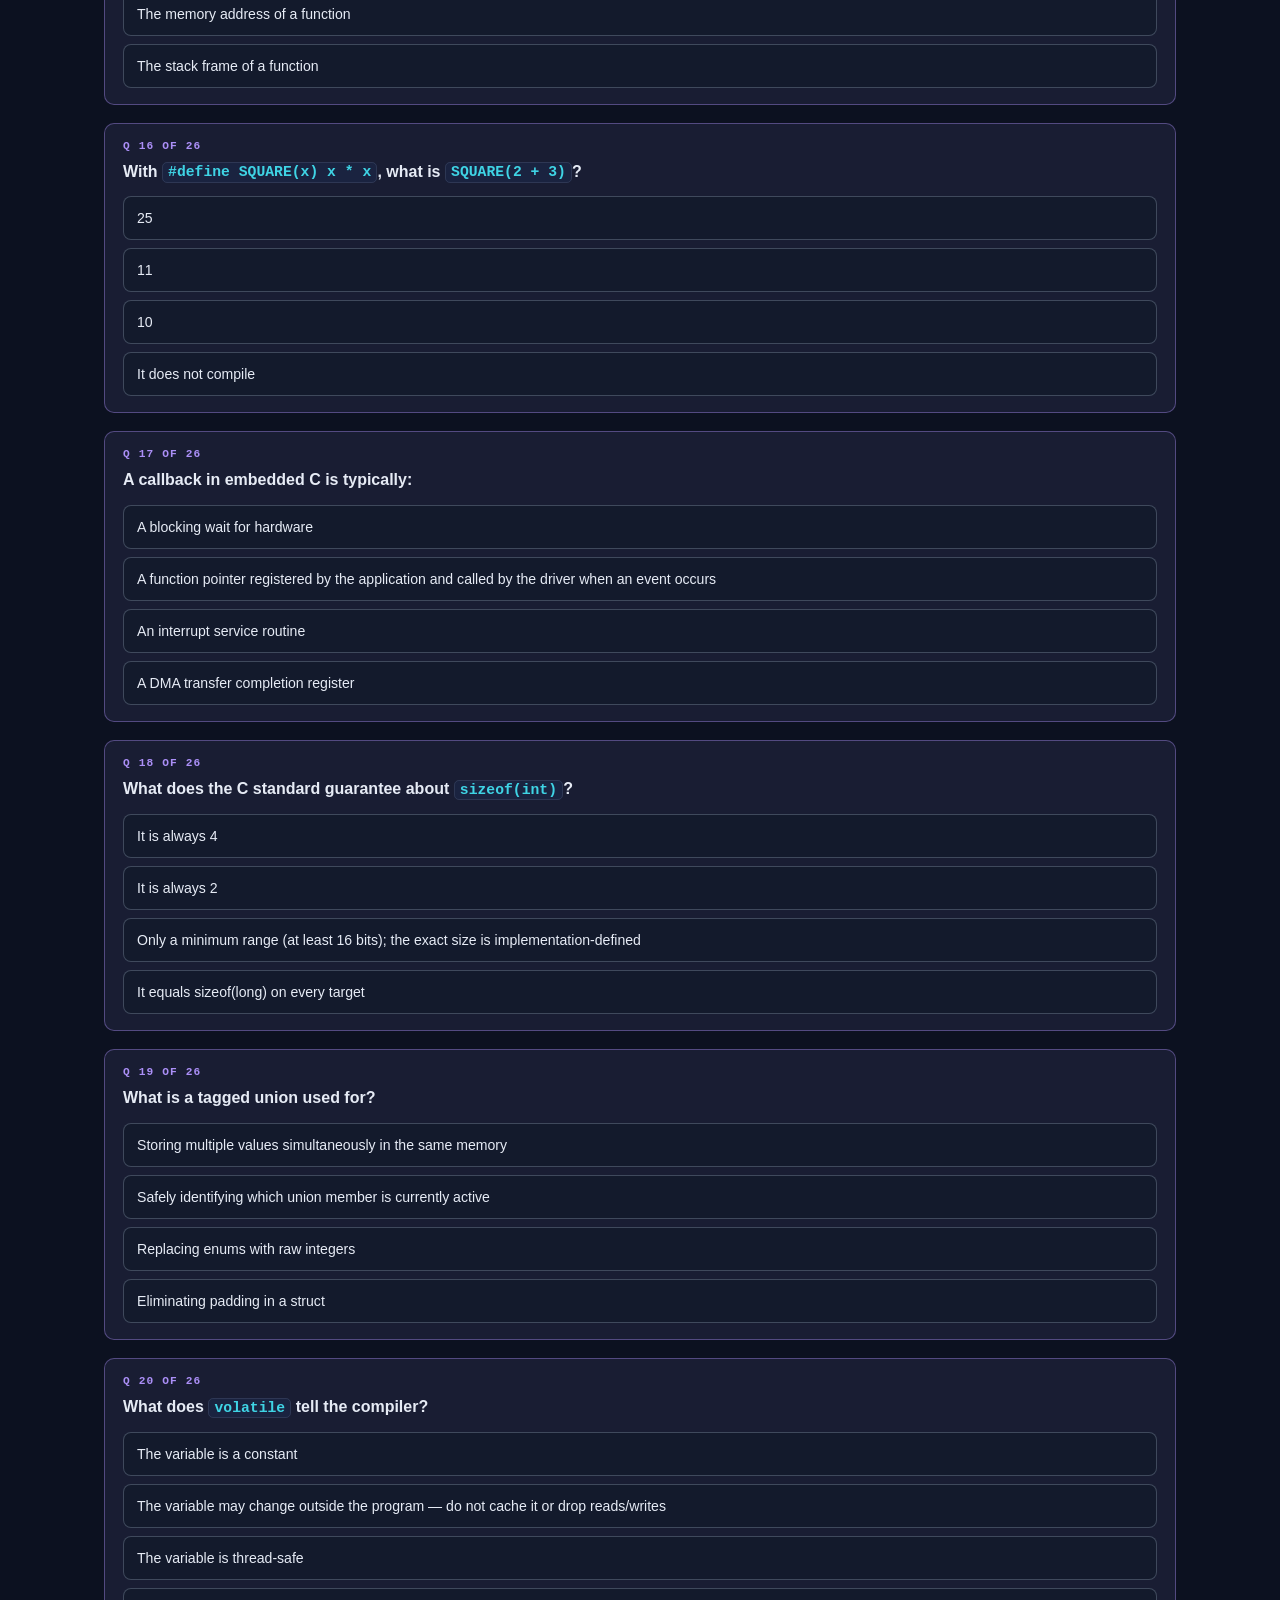
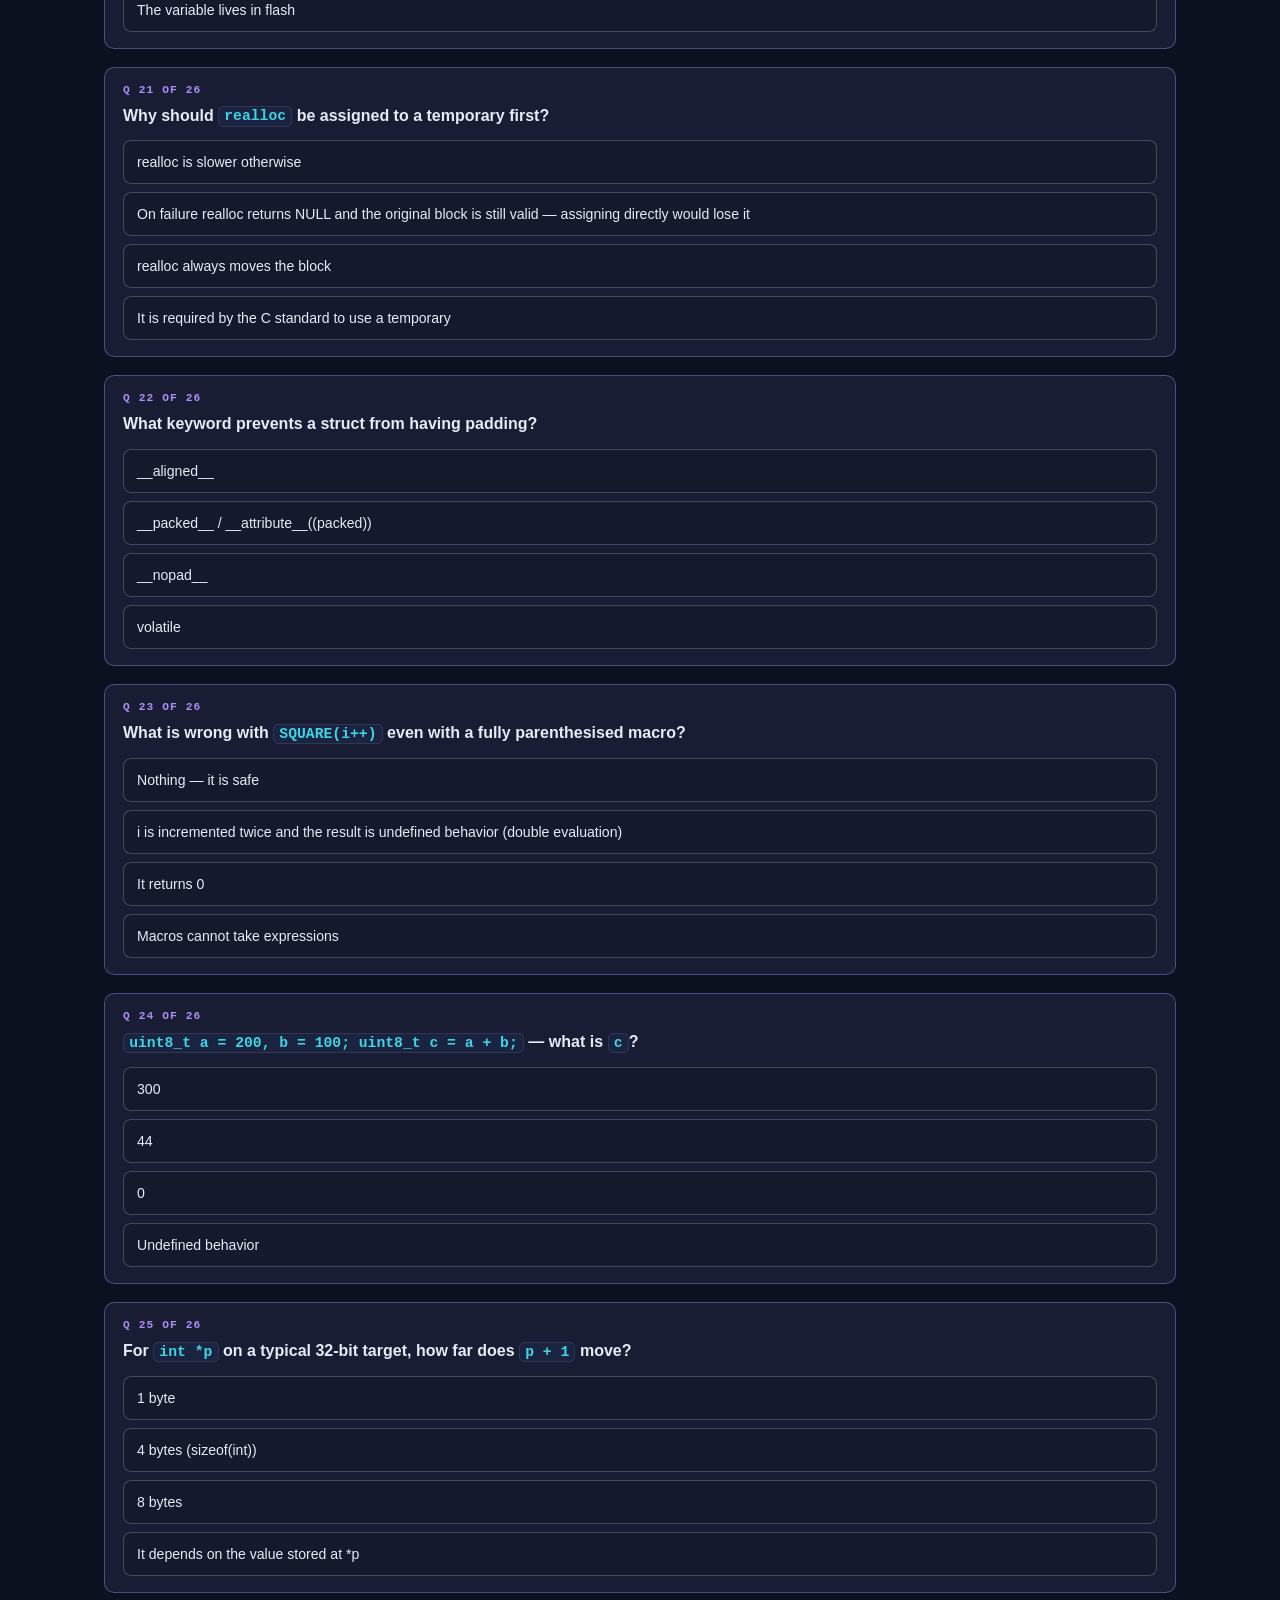
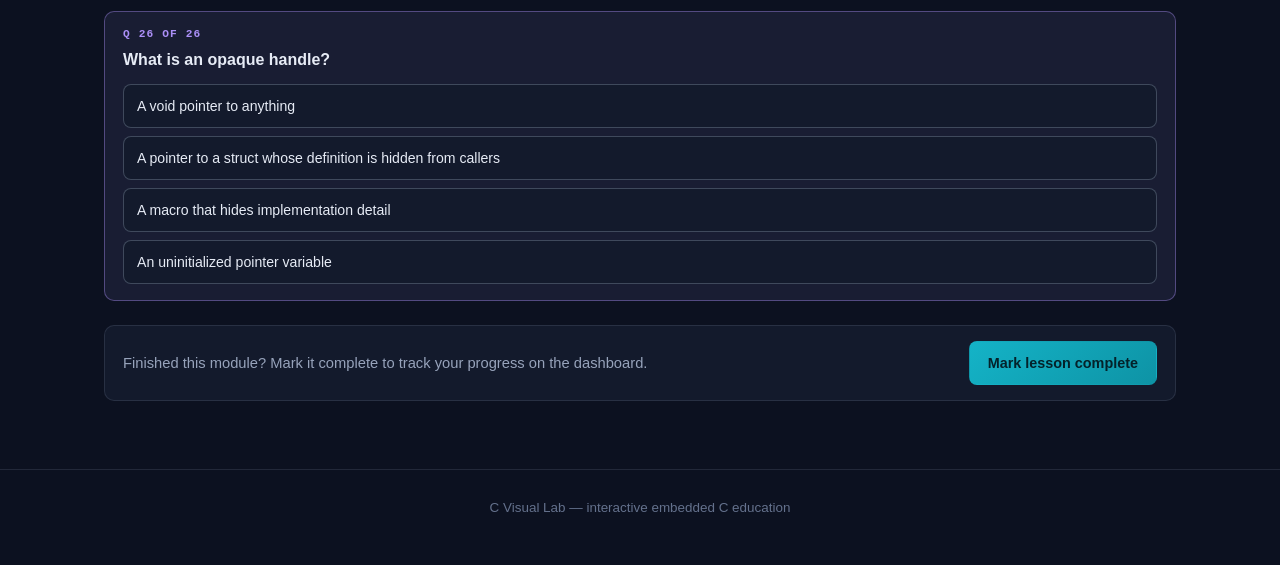
<file: quiz.html>
<!DOCTYPE html>
<html lang="en" data-page="quiz" data-theme="dark">
<head>
<meta charset="UTF-8">
<meta name="viewport" content="width=device-width, initial-scale=1.0">
<title>Final Quiz — C Visual Lab</title>
<link rel="stylesheet" href="assets/css/style.css">
<link rel="stylesheet" href="assets/css/components.css">
<link rel="stylesheet" href="assets/css/animations.css">
</head>
<body>
<a href="#main-content" class="skip-link">Skip to main content</a>
<nav class="topnav" id="topnav" aria-label="Site navigation"></nav>
<div class="layout no-sidebar">
  <main id="main-content">
    <div class="page-head">
      <div class="kicker">Stage 12</div>
      <h1>Final Challenge Quiz</h1>
      <p class="lede">26 questions spanning every module — foundations, pointers, lifetime, aliases, enums, memory layout, unions, opaque types, function pointers, callbacks, composition, preprocessor, volatile, and the classic embedded traps. Questions are shuffled each attempt; your best score appears on the dashboard.</p>
    </div>
    <div id="final-quiz" aria-live="polite"></div>
    <div class="complete-strip" data-complete-strip style="margin-top:24px">
      <div class="cs-msg"></div>
      <button class="btn btn-primary"></button>
    </div>
  </main>
</div>
<footer class="site-footer"><p>C Visual Lab — interactive embedded C education</p></footer>
<script src="assets/js/app.js"></script>
<script src="assets/js/navigation.js"></script>
<script src="assets/js/quiz.js"></script>
</body>
</html>
</file>
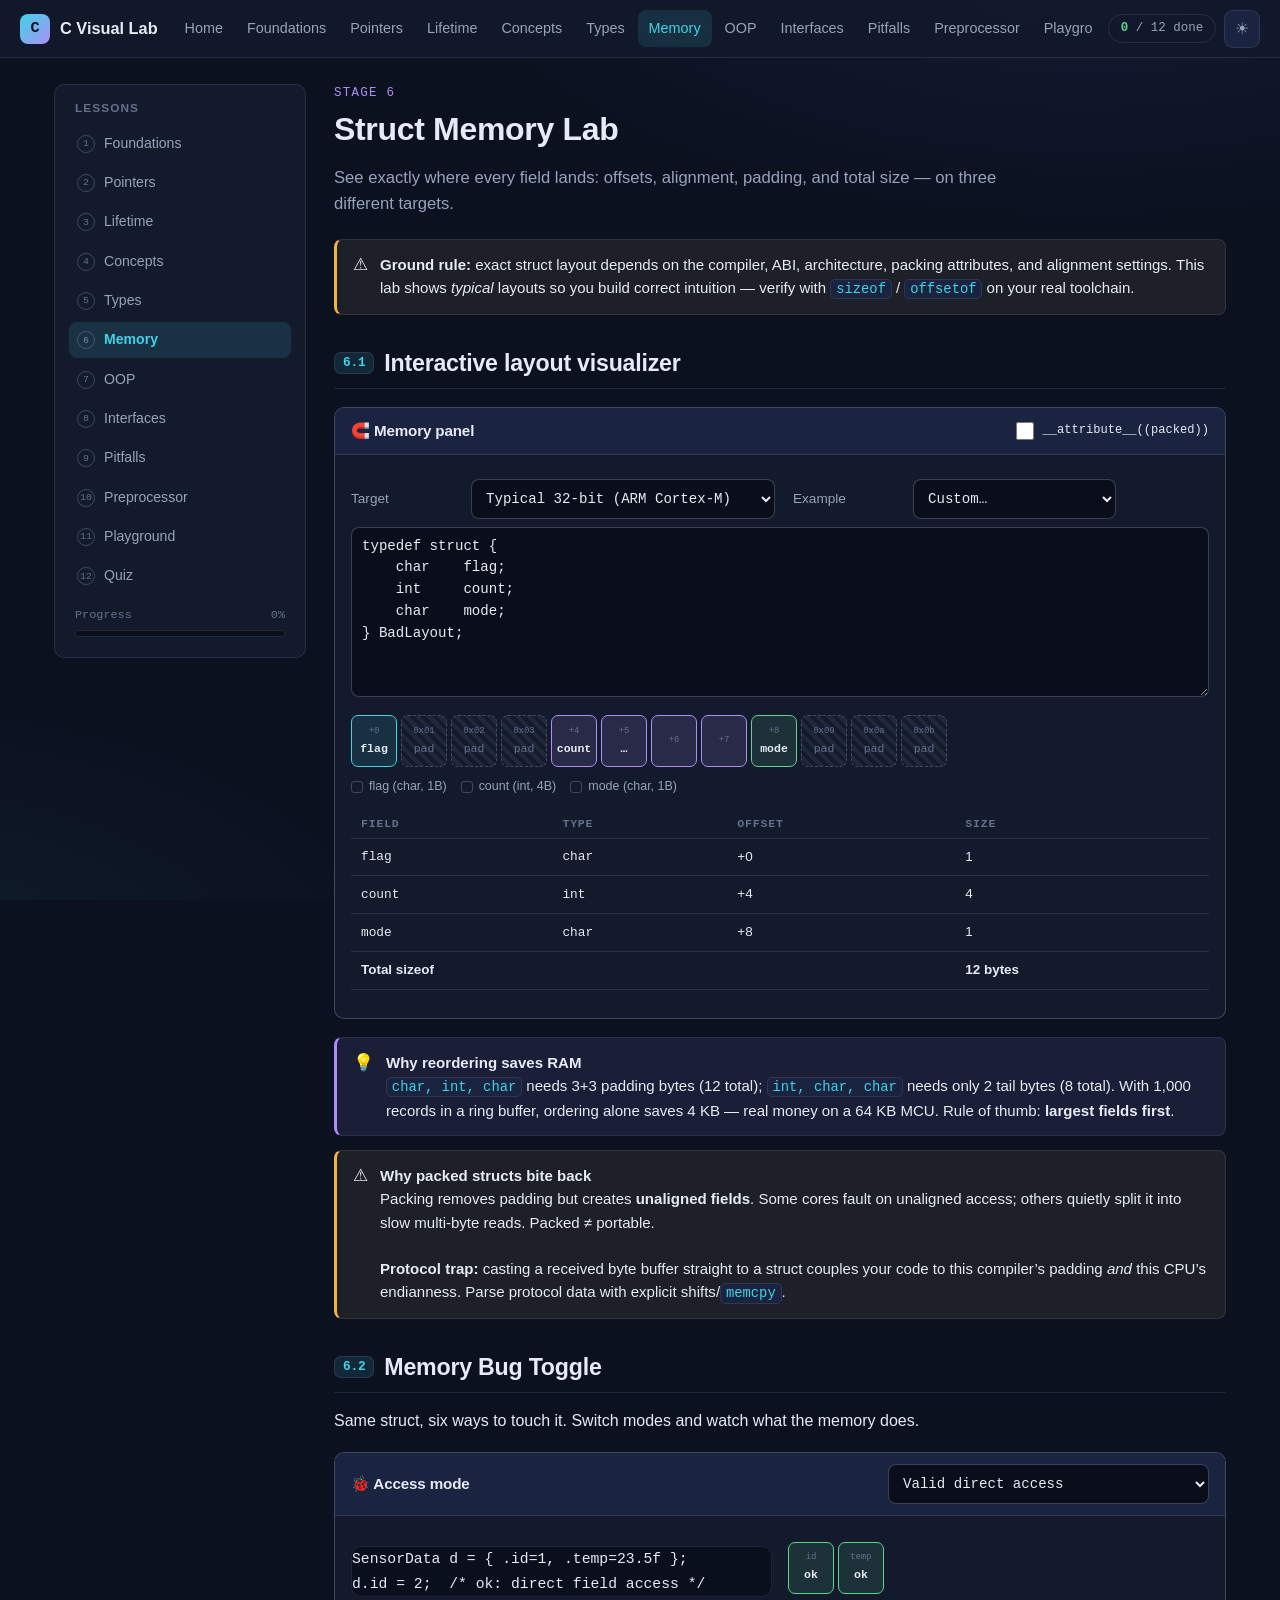
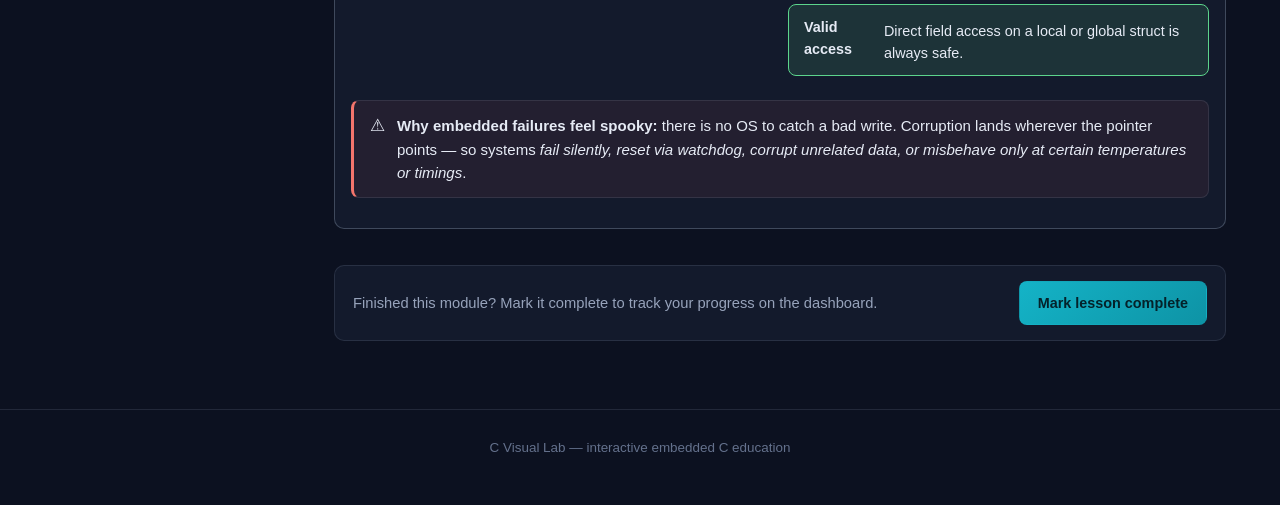
<file: structs-memory.html>
<!DOCTYPE html>
<html lang="en" data-page="structs-memory" data-theme="dark">
<head>
<meta charset="UTF-8">
<meta name="viewport" content="width=device-width, initial-scale=1.0">
<title>Struct Memory Lab — C Visual Lab</title>
<link rel="stylesheet" href="assets/css/style.css">
<link rel="stylesheet" href="assets/css/components.css">
<link rel="stylesheet" href="assets/css/animations.css">
</head>
<body>
<a href="#main-content" class="skip-link">Skip to main content</a>
<nav class="topnav" id="topnav" aria-label="Site navigation"></nav>
<div class="layout">
  <aside class="sidebar" id="sidebar" aria-label="Lesson progress"></aside>
  <main id="main-content">
    <div class="page-head">
      <div class="kicker">Stage 6</div>
      <h1>Struct Memory Lab</h1>
      <p class="lede">See exactly where every field lands: offsets, alignment, padding, and total size — on three different targets.</p>
    </div>
    <div class="callout warn"><span class="co-icon">⚠︎</span><p><strong>Ground rule:</strong> exact struct layout depends on the compiler, ABI, architecture, packing attributes, and alignment settings. This lab shows <em>typical</em> layouts so you build correct intuition — verify with <code>sizeof</code> / <code>offsetof</code> on your real toolchain.</p></div>

    <section class="block" id="layout-viz">
      <h2><span class="sec-num">6.1</span> Interactive layout visualizer</h2>
      <div class="sim" id="ms-sim">
        <div class="sim-head"><h3>🧲 Memory panel</h3><span class="spacer"></span>
          <label style="font-size:0.82rem;display:flex;align-items:center;gap:6px;">
            <input type="checkbox" id="ms-packed"> <code>__attribute__((packed))</code>
          </label>
        </div>
        <div class="sim-body">
          <div class="field-row">
            <label for="ms-arch">Target</label>
            <select id="ms-arch">
              <option value="arm32">Typical 32-bit (ARM Cortex-M)</option>
              <option value="x64">Typical 64-bit (x86-64)</option>
              <option value="avr8">Small embedded (8-bit AVR-like)</option>
            </select>
            <label for="ms-example" style="margin-left:8px">Example</label>
            <select id="ms-example">
              <option value="">Custom…</option>
              <option value="bad">Poor field ordering</option>
              <option value="better">Improved ordering</option>
              <option value="frame">Protocol frame</option>
            </select>
          </div>
          <textarea id="ms-input" rows="7" placeholder="Type or paste a struct definition…">typedef struct {
    char    flag;
    int     count;
    char    mode;
} BadLayout;</textarea>
          <div id="ms-grid" class="mem-grid" style="margin-top:10px" aria-live="polite"></div>
          <div id="ms-legend" class="mem-legend"></div>
          <div id="ms-table-wrap" style="margin-top:10px"></div>
          <div id="ms-errors" style="font-size:0.82rem;color:var(--orange);margin-top:6px"></div>
        </div>
      </div>

      <div class="callout idea"><span class="co-icon">💡</span><p><strong>Why reordering saves RAM</strong><br><code>char, int, char</code> needs 3+3 padding bytes (12 total); <code>int, char, char</code> needs only 2 tail bytes (8 total). With 1,000 records in a ring buffer, ordering alone saves 4 KB — real money on a 64 KB MCU. Rule of thumb: <strong>largest fields first</strong>.</p></div>
      <div class="callout warn"><span class="co-icon">⚠︎</span><p><strong>Why packed structs bite back</strong><br>Packing removes padding but creates <strong>unaligned fields</strong>. Some cores fault on unaligned access; others quietly split it into slow multi-byte reads. Packed ≠ portable.<br><br><strong>Protocol trap:</strong> casting a received byte buffer straight to a struct couples your code to this compiler’s padding <em>and</em> this CPU’s endianness. Parse protocol data with explicit shifts/<code>memcpy</code>.</p></div>
    </section>

    <section class="block" id="bug-toggle">
      <h2><span class="sec-num">6.2</span> Memory Bug Toggle</h2>
      <p>Same struct, six ways to touch it. Switch modes and watch what the memory does.</p>
      <div class="sim">
        <div class="sim-head"><h3>🐞 Access mode</h3><span class="spacer"></span>
          <select id="bug-mode">
            <option value="valid">Valid direct access</option>
            <option value="arrow">Valid pointer (arrow)</option>
            <option value="nullptr">NULL dereference</option>
            <option value="uninit">Uninitialised pointer</option>
            <option value="overrun">Buffer overrun</option>
            <option value="dangling">Dangling pointer (use-after-free)</option>
          </select>
        </div>
        <div class="sim-body">
          <div class="sim-cols">
            <div id="bug-code"></div>
            <div>
              <div id="bug-bytes" class="mem-grid" aria-live="polite"></div>
              <div id="bug-verdict" class="verdict v-ok" style="margin-top:10px" aria-live="polite"></div>
            </div>
          </div>
          <div class="callout danger" style="margin-top:12px"><span class="co-icon">⚠︎</span><p><strong>Why embedded failures feel spooky:</strong> there is no OS to catch a bad write. Corruption lands wherever the pointer points — so systems <em>fail silently, reset via watchdog, corrupt unrelated data, or misbehave only at certain temperatures or timings</em>.</p></div>
        </div>
      </div>
    </section>

    <div class="complete-strip" data-complete-strip>
      <div class="cs-msg"></div>
      <button class="btn btn-primary"></button>
    </div>
  </main>
</div>
<footer class="site-footer"><p>C Visual Lab — interactive embedded C education</p></footer>
<script src="assets/js/app.js"></script>
<script src="assets/js/navigation.js"></script>
<script src="assets/js/memory-simulator.js"></script>
</body>
</html>
</file>
<file: assets/css/style.css>
/* ==========================================================
C Visual Lab — core styles (tokens, base, layout, code)
========================================================== */

:root {
--bg: #0c1120;
--bg-glow: radial-gradient(1100px 520px at 85% -10%, rgba(103, 116, 255, 0.10), transparent 60%),
           radial-gradient(900px 480px at -10% 110%, rgba(57, 211, 230, 0.07), transparent 60%);
--surface: #131a2c;
--raised: #1a2340;
--inset: #0a0e1a;
--border: rgba(148, 163, 184, 0.16);
--border-strong: rgba(148, 163, 184, 0.34);
--text: #e6ebf5;
--muted: #97a3bb;
--faint: #64718c;

--cyan: #3fd4e5;    --cyan-soft: rgba(63, 212, 229, 0.12);
--purple: #ab8ff7;  --purple-soft: rgba(171, 143, 247, 0.14);
--orange: #f2b345;  --orange-soft: rgba(242, 179, 69, 0.13);
--red: #f4756c;     --red-soft: rgba(244, 117, 108, 0.13);
--green: #5cd58c;   --green-soft: rgba(92, 213, 140, 0.13);

--code-bg: #0a0f1d;
--code-border: rgba(148, 163, 184, 0.14);

--sans: -apple-system, BlinkMacSystemFont, "Segoe UI", Roboto, Helvetica, Arial, sans-serif;
--mono: ui-monospace, "SF Mono", Menlo, Consolas, "Liberation Mono", monospace;

--radius: 10px;
--radius-sm: 8px;
--shadow: 0 1px 2px rgba(0, 0, 0, 0.25), 0 10px 28px rgba(0, 0, 0, 0.22);
--nav-h: 58px;
}

[data-theme="light"] {
--bg: #f6f7fa;
--bg-glow: radial-gradient(1100px 520px at 85% -10%, rgba(103, 116, 255, 0.08), transparent 60%);
--surface: #ffffff;
--raised: #f0f2f7;
--inset: #eef0f5;
--border: rgba(15, 23, 42, 0.12);
--border-strong: rgba(15, 23, 42, 0.26);
--text: #1c2333;
--muted: #55617a;
--faint: #8b94a9;

--cyan: #0891b2;    --cyan-soft: rgba(8, 145, 178, 0.10);
--purple: #7c3aed;  --purple-soft: rgba(124, 58, 237, 0.10);
--orange: #b45309;  --orange-soft: rgba(180, 83, 9, 0.10);
--red: #dc2626;     --red-soft: rgba(220, 38, 38, 0.09);
--green: #15803d;   --green-soft: rgba(21, 128, 61, 0.10);

--code-bg: #101527;
--code-border: rgba(15, 23, 42, 0.15);
--shadow: 0 1px 2px rgba(15, 23, 42, 0.06), 0 8px 22px rgba(15, 23, 42, 0.07);
}

* { box-sizing: border-box; }
html { scroll-behavior: smooth; }
body {
margin: 0;
font-family: var(--sans);
font-size: 16px;
line-height: 1.55;
color: var(--text);
background: var(--bg);
background-image: var(--bg-glow);
background-attachment: fixed;
}

h1, h2, h3, h4 { line-height: 1.25; margin: 0 0 0.5em; letter-spacing: -0.01em; }
h1 { font-size: 2rem; }
h2 { font-size: 1.45rem; margin-top: 0; }
h3 { font-size: 1.15rem; }
p { margin: 0.4em 0 0.9em; }
ul, ol { padding-left: 1.3em; margin: 0.4em 0 0.9em; }
li { margin: 0.22em 0; }
a { color: var(--cyan); text-decoration: none; }
a:hover { text-decoration: underline; }
small, .small { font-size: 0.86rem; }
.muted { color: var(--muted); }
strong { color: var(--text); }
hr { border: 0; border-top: 1px solid var(--border); margin: 24px 0; }
code, kbd { font-family: var(--mono); font-size: 0.92em; }
p code, li code, td code, .inline-code {
background: var(--raised);
border: 1px solid var(--border);
border-radius: 5px;
padding: 0.08em 0.35em;
color: var(--cyan);
white-space: nowrap;
}

:focus-visible { outline: 2px solid var(--cyan); outline-offset: 2px; border-radius: 4px; }

.visually-hidden { position: absolute; width: 1px; height: 1px; margin: -1px; padding: 0; overflow: hidden; clip: rect(0 0 0 0); white-space: nowrap; border: 0; }

.skip-link { position: absolute; left: -9999px; top: 0; background: var(--cyan); color: #04222a; font-weight: 600; padding: 8px 16px; border-radius: 0 0 8px 0; z-index: 200; }
.skip-link:focus { left: 0; }

.topnav { position: sticky; top: 0; z-index: 100; height: var(--nav-h); display: flex; align-items: center; gap: 8px; padding: 0 20px; background: color-mix(in srgb, var(--surface) 88%, transparent); backdrop-filter: blur(10px); -webkit-backdrop-filter: blur(10px); border-bottom: 1px solid var(--border); }
.brand { display: flex; align-items: center; gap: 10px; font-weight: 700; font-size: 1.02rem; color: var(--text); margin-right: 8px; white-space: nowrap; }
.brand:hover { text-decoration: none; }
.brand-logo { width: 30px; height: 30px; border-radius: 8px; flex: none; display: grid; place-items: center; background: linear-gradient(135deg, var(--cyan), var(--purple)); color: #0a1020; font-family: var(--mono); font-weight: 700; font-size: 0.95rem; }
.nav-links { display: flex; gap: 2px; overflow-x: auto; scrollbar-width: none; }
.nav-links::-webkit-scrollbar { display: none; }
.nav-links a { color: var(--muted); font-size: 0.9rem; font-weight: 500; padding: 7px 11px; border-radius: 8px; white-space: nowrap; }
.nav-links a:hover { color: var(--text); background: var(--raised); text-decoration: none; }
.nav-links a[aria-current="page"] { color: var(--cyan); background: var(--cyan-soft); }
.nav-spacer { flex: 1; }
.nav-progress { font-family: var(--mono); font-size: 0.78rem; color: var(--muted); border: 1px solid var(--border); border-radius: 999px; padding: 4px 12px; white-space: nowrap; }
.nav-progress b { color: var(--green); }

.layout { display: grid; grid-template-columns: 252px minmax(0, 1fr); gap: 28px; max-width: 1220px; margin: 0 auto; padding: 26px 24px 60px; }
.layout.no-sidebar { grid-template-columns: minmax(0, 1fr); max-width: 1120px; }
.sidebar { position: sticky; top: calc(var(--nav-h) + 20px); align-self: start; background: var(--surface); border: 1px solid var(--border); border-radius: var(--radius); padding: 16px 14px; }
.sidebar h2 { font-size: 0.74rem; text-transform: uppercase; letter-spacing: 0.09em; color: var(--faint); margin: 0 6px 10px; }
.sidebar ol { list-style: none; margin: 0; padding: 0; }
.sidebar li a { display: flex; align-items: center; gap: 9px; color: var(--muted); font-size: 0.88rem; padding: 7px 8px; border-radius: 8px; }
.sidebar li a:hover { color: var(--text); background: var(--raised); text-decoration: none; }
.sidebar li a[aria-current="page"] { color: var(--cyan); background: var(--cyan-soft); font-weight: 600; }
.lesson-dot { width: 18px; height: 18px; border-radius: 50%; flex: none; border: 1.5px solid var(--border-strong); display: grid; place-items: center; font-size: 0.62rem; font-family: var(--mono); color: var(--faint); }
.lesson-dot.done { background: var(--green-soft); border-color: var(--green); color: var(--green); }
.sidebar-progress { margin: 12px 6px 4px; }
.sidebar-progress .bar-label { display: flex; justify-content: space-between; font-size: 0.74rem; color: var(--faint); font-family: var(--mono); margin-bottom: 5px; }
.progress-track { height: 7px; border-radius: 999px; background: var(--inset); border: 1px solid var(--border); overflow: hidden; }
.progress-fill { height: 100%; width: 0%; background: linear-gradient(90deg, var(--cyan), var(--green)); border-radius: 999px; transition: width 0.6s cubic-bezier(0.22, 1, 0.36, 1); }

.breadcrumbs { display: flex; align-items: center; flex-wrap: wrap; gap: 6px; font-size: 0.82rem; color: var(--faint); margin-bottom: 18px; font-family: var(--mono); }
.breadcrumbs a { color: var(--muted); }
.breadcrumbs .sep { color: var(--faint); user-select: none; }
.breadcrumbs .here { color: var(--cyan); }

.page-head { margin-bottom: 22px; }
.page-head .kicker { font-family: var(--mono); font-size: 0.78rem; letter-spacing: 0.1em; text-transform: uppercase; color: var(--purple); margin-bottom: 6px; }
.page-head p.lede { color: var(--muted); font-size: 1.04rem; max-width: 720px; margin-top: 2px; }

section.block { margin: 34px 0; scroll-margin-top: calc(var(--nav-h) + 16px); }
section.block > h2 { display: flex; align-items: center; gap: 10px; padding-bottom: 10px; border-bottom: 1px solid var(--border); margin-bottom: 16px; }
section.block > h2 .sec-num { font-family: var(--mono); font-size: 0.8rem; color: var(--cyan); background: var(--cyan-soft); border: 1px solid var(--border); border-radius: 7px; padding: 2px 8px; flex: none; }

.code-card { position: relative; background: var(--code-bg); border: 1px solid var(--code-border); border-radius: var(--radius); margin: 14px 0; overflow: hidden; }
.code-card .code-title { display: flex; align-items: center; gap: 8px; font-family: var(--mono); font-size: 0.76rem; color: #8fa0bf; padding: 8px 14px; border-bottom: 1px solid rgba(148, 163, 184, 0.12); background: rgba(148, 163, 184, 0.05); }
.code-card .code-title .dot { width: 9px; height: 9px; border-radius: 50%; flex: none; }
.code-card pre { margin: 0; padding: 14px 16px; overflow-x: auto; font-family: var(--mono); font-size: 0.85rem; line-height: 1.6; color: #dbe4f5; tab-size: 4; }
.copy-btn { position: absolute; top: 6px; right: 8px; font-family: var(--mono); font-size: 0.72rem; color: #8fa0bf; background: rgba(148, 163, 184, 0.10); border: 1px solid rgba(148, 163, 184, 0.22); border-radius: 6px; padding: 3px 9px; cursor: pointer; }
.copy-btn:hover { color: #e6ebf5; background: rgba(148, 163, 184, 0.2); }
.copy-btn.copied { color: var(--green); border-color: var(--green); }

.tok-kw { color: #c792ea; }
.tok-type { color: #4fd1e0; }
.tok-fn { color: #82aaff; }
.tok-str { color: #c3e88d; }
.tok-num { color: #f7b96d; }
.tok-com { color: #5f6f8f; font-style: italic; }
.tok-pre { color: #f4756c; }
.code-card.good { border-color: rgba(92, 213, 140, 0.4); }
.code-card.bad  { border-color: rgba(244, 117, 108, 0.4); }

.site-footer { border-top: 1px solid var(--border); padding: 22px 24px 34px; text-align: center; color: var(--faint); font-size: 0.84rem; }
.site-footer .foot-links { margin-top: 6px; display: flex; gap: 14px; justify-content: center; flex-wrap: wrap; }
.site-footer a { color: var(--muted); }

@media (max-width: 980px) {
.layout { grid-template-columns: minmax(0, 1fr); padding: 20px 16px 48px; }
.sidebar { position: static; order: -1; }
.sidebar ol { display: flex; flex-wrap: wrap; gap: 4px; }
.sidebar li a { padding: 6px 9px; }
.sidebar .lesson-label { display: none; }
.sidebar li a .lesson-dot { width: 22px; height: 22px; font-size: 0.7rem; }
.nav-progress { display: none; }
}
@media (max-width: 640px) {
h1 { font-size: 1.55rem; }
.topnav { padding: 0 12px; }
.brand span.brand-name { display: none; }
}
@media (min-width: 1440px) {
body { font-size: 17px; }
.layout { max-width: 1520px; grid-template-columns: 284px minmax(0, 1fr); gap: 40px; padding: 34px 44px 76px; }
.layout.no-sidebar { max-width: 1380px; }
.topnav { padding: 0 36px; }
h1 { font-size: 2.35rem; }
h2 { font-size: 1.6rem; }
}
@media (min-width: 1800px) {
.layout { max-width: 1700px; }
.layout.no-sidebar { max-width: 1520px; }
}
</file>
<file: assets/css/components.css>
/* ==========================================================
C Visual Lab — components (cards, buttons, tabs, viz, quiz)
========================================================== */

/* ---------- buttons ---------- */
.btn {
display: inline-flex; align-items: center; justify-content: center; gap: 8px;
min-height: 44px; padding: 9px 18px;
font: 600 0.9rem var(--sans); color: var(--text);
background: var(--raised);
border: 1px solid var(--border-strong);
border-radius: var(--radius-sm);
cursor: pointer;
transition: background 0.15s ease, border-color 0.15s ease, transform 0.1s ease;
text-decoration: none;
}
.btn:hover { background: color-mix(in srgb, var(--raised) 70%, var(--surface)); border-color: var(--cyan); text-decoration: none; }
.btn:active { transform: translateY(1px); }
.btn-primary { background: linear-gradient(135deg, #14b3c7, #0e93a5); border-color: transparent; color: #04222a; }
.btn-primary:hover { background: linear-gradient(135deg, #2cc9dd, #14a5b8); border-color: transparent; }
.btn-purple { background: var(--purple-soft); border-color: var(--purple); color: var(--purple); }
.btn-danger { background: var(--red-soft); border-color: var(--red); color: var(--red); }
.btn-ghost { background: transparent; }
.btn-sm { min-height: 34px; padding: 5px 12px; font-size: 0.82rem; }
.btn[disabled] { opacity: 0.45; cursor: not-allowed; }
.btn-row { display: flex; flex-wrap: wrap; gap: 10px; margin: 12px 0; }

/* icon-only button (theme toggle) */
.icon-btn {
width: 38px; height: 38px; border-radius: 9px;
display: grid; place-items: center;
background: var(--raised); border: 1px solid var(--border);
color: var(--muted); cursor: pointer; font-size: 1rem;
}
.icon-btn:hover { color: var(--text); border-color: var(--border-strong); }

/* ---------- cards & grids ---------- */
.card {
background: var(--surface);
border: 1px solid var(--border);
border-radius: var(--radius);
padding: 18px 20px;
}
.card.tight { padding: 14px 16px; }
.grid { display: grid; gap: 16px; }
.grid.cols-2 { grid-template-columns: repeat(2, minmax(0, 1fr)); }
.grid.cols-3 { grid-template-columns: repeat(3, minmax(0, 1fr)); }
.grid.cols-4 { grid-template-columns: repeat(4, minmax(0, 1fr)); }
@media (max-width: 860px) {
.grid.cols-3, .grid.cols-4 { grid-template-columns: repeat(2, minmax(0, 1fr)); }
}
@media (max-width: 600px) {
.grid.cols-2, .grid.cols-3, .grid.cols-4 { grid-template-columns: minmax(0, 1fr); }
}

/* ---------- badges & pills ---------- */
.pill {
display: inline-flex; align-items: center; gap: 6px;
font: 600 0.74rem var(--mono);
padding: 3px 10px; border-radius: 999px;
border: 1px solid var(--border);
color: var(--muted); white-space: nowrap;
}
.pill.cyan { color: var(--cyan); background: var(--cyan-soft); border-color: color-mix(in srgb, var(--cyan) 45%, transparent); }
.pill.purple { color: var(--purple); background: var(--purple-soft); border-color: color-mix(in srgb, var(--purple) 45%, transparent); }
.pill.orange { color: var(--orange); background: var(--orange-soft); border-color: color-mix(in srgb, var(--orange) 45%, transparent); }
.pill.red { color: var(--red); background: var(--red-soft); border-color: color-mix(in srgb, var(--red) 45%, transparent); }
.pill.green { color: var(--green); background: var(--green-soft); border-color: color-mix(in srgb, var(--green) 45%, transparent); }

/* ---------- callouts ---------- */
.callout {
display: flex; gap: 12px; align-items: flex-start;
border: 1px solid var(--border);
border-left: 3px solid var(--cyan);
border-radius: var(--radius-sm);
background: var(--surface);
padding: 13px 16px; margin: 14px 0;
font-size: 0.94rem;
}
.callout .co-icon { flex: none; font-size: 1.05rem; line-height: 1.4; }
.callout p { margin: 0; }
.callout.warn { border-left-color: var(--orange); background: color-mix(in srgb, var(--orange-soft) 55%, var(--surface)); }
.callout.danger { border-left-color: var(--red); background: color-mix(in srgb, var(--red-soft) 55%, var(--surface)); }
.callout.good { border-left-color: var(--green); background: color-mix(in srgb, var(--green-soft) 55%, var(--surface)); }
.callout.idea { border-left-color: var(--purple); background: color-mix(in srgb, var(--purple-soft) 55%, var(--surface)); }

/* ---------- tooltips ---------- */
.term {
border-bottom: 1px dashed var(--purple);
cursor: help; position: relative; color: var(--text);
}
.term::after {
content: attr(data-tip);
position: absolute; left: 50%; bottom: calc(100% + 8px);
transform: translateX(-50%) translateY(4px);
width: max-content; max-width: 260px;
background: var(--raised); color: var(--text);
border: 1px solid var(--border-strong);
border-radius: 8px; padding: 8px 11px;
font-size: 0.78rem; line-height: 1.45; font-family: var(--sans); font-weight: 400;
box-shadow: var(--shadow);
opacity: 0; pointer-events: none;
transition: opacity 0.15s ease, transform 0.15s ease;
z-index: 60; white-space: normal;
}
.term:hover::after, .term:focus-visible::after {
opacity: 1; transform: translateX(-50%) translateY(0);
}

/* ---------- tabs ---------- */
.tabs { margin: 16px 0; }
.tab-list {
display: flex; flex-wrap: wrap; gap: 6px;
border-bottom: 1px solid var(--border);
padding-bottom: 0; margin-bottom: 18px;
}
.tab-btn {
font: 600 0.88rem var(--sans); color: var(--muted);
background: none; border: none; border-bottom: 2px solid transparent;
padding: 10px 14px; cursor: pointer; border-radius: 8px 8px 0 0;
min-height: 44px;
}
.tab-btn:hover { color: var(--text); background: var(--raised); }
.tab-btn[aria-selected="true"] { color: var(--cyan); border-bottom-color: var(--cyan); }
.tab-panel[hidden] { display: none; }

/* file tabs (encapsulation demo) */
.file-tabs .tab-btn { font-family: var(--mono); font-size: 0.8rem; }

/* ---------- dashboard widgets ---------- */
.stat-card { text-align: left; }
.stat-card .stat-label { font: 600 0.72rem var(--mono); letter-spacing: 0.08em; text-transform: uppercase; color: var(--faint); }
.stat-card .stat-value { font: 700 1.9rem var(--mono); margin: 4px 0 2px; color: var(--cyan); }
.stat-card .stat-sub { font-size: 0.8rem; color: var(--muted); }

/* ---------- roadmap ---------- */
.roadmap { display: grid; grid-template-columns: repeat(2, minmax(0, 1fr)); gap: 12px; counter-reset: stage; }
@media (max-width: 700px) { .roadmap { grid-template-columns: minmax(0, 1fr); } }
.roadmap-card {
display: flex; gap: 13px; align-items: flex-start;
background: var(--surface); border: 1px solid var(--border);
border-radius: var(--radius); padding: 14px 16px;
color: var(--text);
}
.roadmap-card:hover { text-decoration: none; border-color: var(--cyan); }
.roadmap-card .stage-num {
flex: none; width: 32px; height: 32px; border-radius: 9px;
display: grid; place-items: center;
font: 700 0.85rem var(--mono);
background: var(--cyan-soft); color: var(--cyan);
border: 1px solid color-mix(in srgb, var(--cyan) 40%, transparent);
}
.roadmap-card.done .stage-num { background: var(--green-soft); color: var(--green); border-color: var(--green); }
.roadmap-card h3 { margin: 0 0 3px; font-size: 0.96rem; }
.roadmap-card p { margin: 0; font-size: 0.82rem; color: var(--muted); }
.roadmap-card .done-check { margin-left: auto; color: var(--green); font-weight: 700; }

/* ---------- comparison panel (C vs C++) ---------- */
.compare { display: grid; grid-template-columns: 1fr 1fr; gap: 14px; }
@media (max-width: 700px) { .compare { grid-template-columns: 1fr; } }
.compare .card h3 { display: flex; align-items: center; gap: 8px; }

/* ---------- simulator shells ---------- */
.sim {
border: 1px solid var(--border-strong);
border-radius: var(--radius);
background: var(--surface);
margin: 18px 0;
overflow: hidden;
}
.sim-head {
display: flex; align-items: center; gap: 10px; flex-wrap: wrap;
padding: 11px 16px;
background: var(--raised);
border-bottom: 1px solid var(--border);
}
.sim-head h3 { margin: 0; font-size: 0.95rem; display: flex; align-items: center; gap: 8px; }
.sim-head .spacer { flex: 1; }
.sim-body { padding: 16px; }
.sim-cols { display: grid; grid-template-columns: 1fr 1fr; gap: 16px; }
@media (max-width: 820px) { .sim-cols { grid-template-columns: 1fr; } }

/* controls inside sims */
.field-row { display: flex; align-items: center; gap: 10px; flex-wrap: wrap; margin: 8px 0; }
.field-row label { font-size: 0.85rem; color: var(--muted); min-width: 110px; }
select, input[type="text"], input[type="number"], textarea {
font: 400 0.88rem var(--mono);
color: var(--text); background: var(--inset);
border: 1px solid var(--border-strong);
border-radius: 8px; padding: 8px 10px;
min-height: 40px;
}
textarea { width: 100%; resize: vertical; line-height: 1.55; }
select:focus, input:focus, textarea:focus { outline: 2px solid var(--cyan); outline-offset: 1px; }
input[type="checkbox"] { width: 18px; height: 18px; accent-color: var(--cyan); }
input[type="range"] { accent-color: var(--cyan); }

/* console output */
.console {
background: var(--code-bg); color: #cfe3d8;
font: 0.82rem/1.65 var(--mono);
border: 1px solid var(--code-border); border-radius: var(--radius-sm);
padding: 12px 14px; min-height: 72px;
white-space: pre-wrap; word-break: break-word;
}
.console .c-ok { color: var(--green); }
.console .c-err { color: var(--red); }
.console .c-warn { color: var(--orange); }
.console .c-dim { color: #6b7a96; }
.console .c-cyan { color: var(--cyan); }

/* ---------- memory visualization ---------- */
.mem-grid { display: flex; flex-wrap: wrap; gap: 4px; margin: 10px 0; }
.mem-byte {
width: 46px; height: 52px; border-radius: 7px;
border: 1px solid var(--border-strong);
background: var(--inset);
display: flex; flex-direction: column; align-items: center; justify-content: center; gap: 1px;
font-family: var(--mono); position: relative;
}
.mem-byte .addr { font-size: 0.56rem; color: var(--faint); }
.mem-byte .val { font-size: 0.72rem; font-weight: 700; color: var(--text); }
.mem-byte.f-cyan { background: var(--cyan-soft); border-color: var(--cyan); }
.mem-byte.f-purple { background: var(--purple-soft); border-color: var(--purple); }
.mem-byte.f-green { background: var(--green-soft); border-color: var(--green); }
.mem-byte.f-orange { background: var(--orange-soft); border-color: var(--orange); }
.mem-byte.f-red { background: var(--red-soft); border-color: var(--red); }
.mem-byte.pad {
background: repeating-linear-gradient(45deg, transparent 0 4px, rgba(148,163,184,0.10) 4px 8px);
border-style: dashed;
}
.mem-byte.pad .val { color: var(--faint); font-weight: 400; }
.mem-legend { display: flex; flex-wrap: wrap; gap: 8px 14px; font-size: 0.78rem; color: var(--muted); margin-top: 8px; }
.mem-legend .key { display: inline-flex; align-items: center; gap: 6px; }
.mem-legend .swatch { width: 12px; height: 12px; border-radius: 3px; border: 1px solid var(--border-strong); display: inline-block; }

/* field/offset table */
table.data {
width: 100%; border-collapse: collapse;
font-size: 0.84rem; margin: 12px 0;
}
table.data th, table.data td {
text-align: left; padding: 8px 10px;
border-bottom: 1px solid var(--border);
}
table.data th { font: 600 0.72rem var(--mono); text-transform: uppercase; letter-spacing: 0.07em; color: var(--faint); }
table.data td.mono, table.data .mono { font-family: var(--mono); font-size: 0.8rem; }
table.data tr.pad-row td { color: var(--faint); font-style: italic; }

/* object/record box */
.obj-box {
border: 1.5px solid var(--cyan); border-radius: var(--radius);
background: var(--cyan-soft); padding: 12px 14px;
font-family: var(--mono); font-size: 0.84rem;
min-width: 200px;
}
.obj-box .obj-title { font-weight: 700; color: var(--cyan); margin-bottom: 8px; font-size: 0.8rem; }
.obj-box .obj-field {
display: flex; justify-content: space-between; gap: 14px;
background: var(--surface); border: 1px solid var(--border);
border-radius: 6px; padding: 5px 10px; margin: 4px 0;
}
.obj-box .obj-field .fname { color: var(--muted); }
.obj-box .obj-field .fval { color: var(--green); font-weight: 600; }
.obj-box.nested-base { border-color: var(--purple); background: var(--purple-soft); }
.obj-box.nested-base > .obj-title { color: var(--purple); }

/* loose variables (concepts page) */
.loose-vars { display: flex; flex-wrap: wrap; gap: 7px; align-content: flex-start; min-height: 90px; }
.loose-var {
font: 0.74rem var(--mono); color: var(--orange);
background: var(--orange-soft);
border: 1px dashed color-mix(in srgb, var(--orange) 50%, transparent);
border-radius: 6px; padding: 4px 9px;
}

/* ---------- state machine ---------- */
.sm-wrap { display: flex; flex-wrap: wrap; gap: 12px; align-items: center; justify-content: center; margin: 12px 0; }
.sm-node {
min-width: 118px; text-align: center;
border: 1.5px solid var(--border-strong); border-radius: 10px;
background: var(--inset); padding: 10px 12px;
font-family: var(--mono); font-size: 0.78rem; color: var(--muted);
transition: border-color 0.25s ease, background 0.25s ease, color 0.25s ease;
}
.sm-node .sm-val { display: block; font-size: 0.66rem; color: var(--faint); margin-top: 3px; }
.sm-node.active { border-color: var(--cyan); background: var(--cyan-soft); color: var(--cyan); }
.sm-node.active.err { border-color: var(--red); background: var(--red-soft); color: var(--red); }
.sm-arrow { color: var(--faint); font-size: 1.1rem; user-select: none; }

/* ---------- quiz ---------- */
.quiz-box {
border: 1px solid color-mix(in srgb, var(--purple) 40%, transparent);
border-radius: var(--radius);
background: color-mix(in srgb, var(--purple-soft) 45%, var(--surface));
padding: 16px 18px; margin: 18px 0;
}
.quiz-box .quiz-tag { font: 700 0.7rem var(--mono); letter-spacing: 0.1em; text-transform: uppercase; color: var(--purple); }
.quiz-box .quiz-q { font-weight: 600; margin: 8px 0 12px; }
.quiz-opts { display: grid; gap: 8px; }
.quiz-opt {
text-align: left; font: 0.88rem var(--sans); color: var(--text);
background: var(--surface); border: 1px solid var(--border-strong);
border-radius: 8px; padding: 10px 13px; cursor: pointer;
min-height: 44px; width: 100%;
transition: border-color 0.15s ease, background 0.15s ease;
}
.quiz-opt:hover { border-color: var(--purple); }
.quiz-opt.correct { border-color: var(--green); background: var(--green-soft); color: var(--green); font-weight: 600; }
.quiz-opt.wrong { border-color: var(--red); background: var(--red-soft); color: var(--red); }
.quiz-opt[disabled] { cursor: default; }
.quiz-explain {
margin-top: 12px; font-size: 0.86rem; color: var(--muted);
border-top: 1px dashed var(--border-strong); padding-top: 10px;
}
.quiz-explain.ok { color: var(--green); }
.quiz-explain .exp-body { color: var(--muted); font-weight: 400; }

/* ---------- warning cards (pitfalls) ---------- */
.warn-card {
border: 1px solid var(--border);
border-left: 4px solid var(--orange);
border-radius: var(--radius);
background: var(--surface);
margin: 14px 0; overflow: hidden;
}
.warn-card[data-sev="red"] { border-left-color: var(--red); }
.warn-card[data-sev="orange"] { border-left-color: var(--orange); }
.warn-card[data-sev="yellow"] { border-left-color: #e7c94c; }
.warn-card[data-sev="green"] { border-left-color: var(--green); }
.warn-card > summary {
list-style: none; cursor: pointer;
display: flex; align-items: center; gap: 11px;
padding: 13px 16px; font-weight: 600; font-size: 0.94rem;
}
.warn-card > summary::-webkit-details-marker { display: none; }
.warn-card > summary:hover { background: var(--raised); }
.warn-card > summary .chev { margin-left: auto; color: var(--faint); transition: transform 0.2s ease; flex: none; }
.warn-card[open] > summary .chev { transform: rotate(90deg); }
.warn-card .warn-body { padding: 4px 18px 18px; border-top: 1px solid var(--border); }
.warn-card .warn-sec { margin: 12px 0; }
.warn-card .warn-sec h4 {
font: 700 0.72rem var(--mono); letter-spacing: 0.08em;
text-transform: uppercase; color: var(--faint); margin: 0 0 5px;
}
.rule-line {
font-weight: 600; font-size: 0.92rem;
border: 1px dashed var(--border-strong); border-radius: 8px;
background: var(--raised); padding: 10px 14px; margin-top: 14px;
}
.rule-line .rl-tag { color: var(--purple); font: 700 0.72rem var(--mono); text-transform: uppercase; letter-spacing: 0.08em; margin-right: 8px; }

/* severity meter */
.sev-meter { display: flex; align-items: center; gap: 6px; margin: 8px 0 2px; flex-wrap: wrap; }
.sev-seg { width: 34px; height: 10px; border-radius: 4px; background: var(--inset); border: 1px solid var(--border); }
.sev-seg.on-green { background: var(--green); border-color: var(--green); }
.sev-seg.on-yellow { background: #e7c94c; border-color: #e7c94c; }
.sev-seg.on-orange { background: var(--orange); border-color: var(--orange); }
.sev-seg.on-red { background: var(--red); border-color: var(--red); }
.sev-label { font: 600 0.74rem var(--mono); color: var(--muted); margin-left: 4px; }

/* ---------- file visibility (encapsulation) ---------- */
.private-field { position: relative; transition: filter 0.3s ease, opacity 0.3s ease; }
.locked .private-field { filter: blur(4px); opacity: 0.55; user-select: none; }
.lock-note {
display: none; font: 600 0.78rem var(--mono); color: var(--purple);
background: var(--purple-soft); border: 1px solid color-mix(in srgb, var(--purple) 40%, transparent);
border-radius: 7px; padding: 6px 11px; margin-top: 8px;
}
.locked .lock-note { display: inline-block; }

/* ---------- steps / traces ---------- */
.trace { list-style: none; counter-reset: step; margin: 12px 0; padding: 0; }
.trace li {
counter-increment: step;
display: flex; gap: 12px; align-items: flex-start;
padding: 9px 0; border-bottom: 1px dashed var(--border);
font-size: 0.9rem;
}
.trace li::before {
content: counter(step);
flex: none; width: 24px; height: 24px; border-radius: 50%;
display: grid; place-items: center;
font: 700 0.72rem var(--mono);
background: var(--purple-soft); color: var(--purple);
border: 1px solid color-mix(in srgb, var(--purple) 40%, transparent);
}

/* verdict banners */
.verdict {
border-radius: var(--radius-sm); padding: 11px 15px; margin: 12px 0;
font-size: 0.9rem; border: 1px solid var(--border);
display: flex; gap: 10px; align-items: flex-start;
}
.verdict.v-ok { border-color: var(--green); background: var(--green-soft); }
.verdict.v-warn { border-color: var(--orange); background: var(--orange-soft); }
.verdict.v-err { border-color: var(--red); background: var(--red-soft); }
.verdict.v-info { border-color: var(--cyan); background: var(--cyan-soft); }
.verdict b { display: block; margin-bottom: 2px; }

/* hero */
.hero {
text-align: left; padding: 40px 0 8px;
}
.hero h1 {
font-size: clamp(1.8rem, 4.5vw, 2.7rem);
background: linear-gradient(100deg, var(--cyan), var(--purple));
-webkit-background-clip: text; background-clip: text;
-webkit-text-fill-color: transparent; color: transparent;
max-width: 720px;
}
.hero .lede { font-size: 1.06rem; color: var(--muted); max-width: 680px; }

/* svg diagrams */
.diagram-svg { width: 100%; height: auto; display: block; margin: 10px 0; }
.diagram-svg text { font-family: var(--mono); }

/* mark complete strip */
.complete-strip {
display: flex; align-items: center; gap: 14px; flex-wrap: wrap;
border: 1px solid var(--border); border-radius: var(--radius);
background: var(--surface); padding: 15px 18px; margin: 36px 0 8px;
}
.complete-strip .cs-msg { font-size: 0.92rem; color: var(--muted); flex: 1; min-width: 200px; }
</file>
<file: assets/css/animations.css>
/* C Visual Lab — animations */
@keyframes fadeUp { from { opacity: 0; transform: translateY(10px); } to { opacity: 1; transform: translateY(0); } }
@keyframes fadeIn { from { opacity: 0; } to { opacity: 1; } }
@keyframes pulseGlow { 0%, 100% { box-shadow: 0 0 0 0 rgba(63, 212, 229, 0.35); } 50% { box-shadow: 0 0 0 6px rgba(63, 212, 229, 0); } }
@keyframes dangerPulse { 0%, 100% { box-shadow: 0 0 0 0 rgba(244, 117, 108, 0.45); } 50% { box-shadow: 0 0 0 7px rgba(244, 117, 108, 0); } }
@keyframes flowDash { to { stroke-dashoffset: -20; } }
@keyframes blinkCursor { 0%, 49% { opacity: 1; } 50%, 100% { opacity: 0; } }
@keyframes shake { 0%, 100% { transform: translateX(0); } 20% { transform: translateX(-4px); } 40% { transform: translateX(4px); } 60% { transform: translateX(-3px); } 80% { transform: translateX(3px); } }
@keyframes popIn { 0% { opacity: 0; transform: scale(0.92); } 70% { transform: scale(1.02); } 100% { opacity: 1; transform: scale(1); } }
.anim-fade-up { animation: fadeUp 0.45s ease both; }
.anim-fade-in { animation: fadeIn 0.35s ease both; }
.anim-pop { animation: popIn 0.3s ease both; }
.anim-shake { animation: shake 0.4s ease; }
.pulse-ok { animation: pulseGlow 1.6s ease-in-out 2; }
.pulse-danger { animation: dangerPulse 1.4s ease-in-out 2; }
.flow-line { stroke-dasharray: 6 4; animation: flowDash 0.9s linear infinite; }
.stage-step { opacity: 0; transform: translateY(6px); transition: opacity 0.4s ease, transform 0.4s ease; }
.stage-step.on { opacity: 1; transform: translateY(0); }
.mem-byte { transition: background-color 0.35s ease, border-color 0.35s ease, transform 0.25s ease; }
.mem-byte.hot { transform: scale(1.12); z-index: 2; }
.roadmap-card { transition: transform 0.2s ease, border-color 0.2s ease, box-shadow 0.2s ease; }
.roadmap-card:hover { transform: translateY(-3px); box-shadow: var(--shadow); }
@media (prefers-reduced-motion: reduce) {
html { scroll-behavior: auto; }
*, *::before, *::after { animation-duration: 0.01ms !important; animation-iteration-count: 1 !important; transition-duration: 0.01ms !important; }
}
</file>
